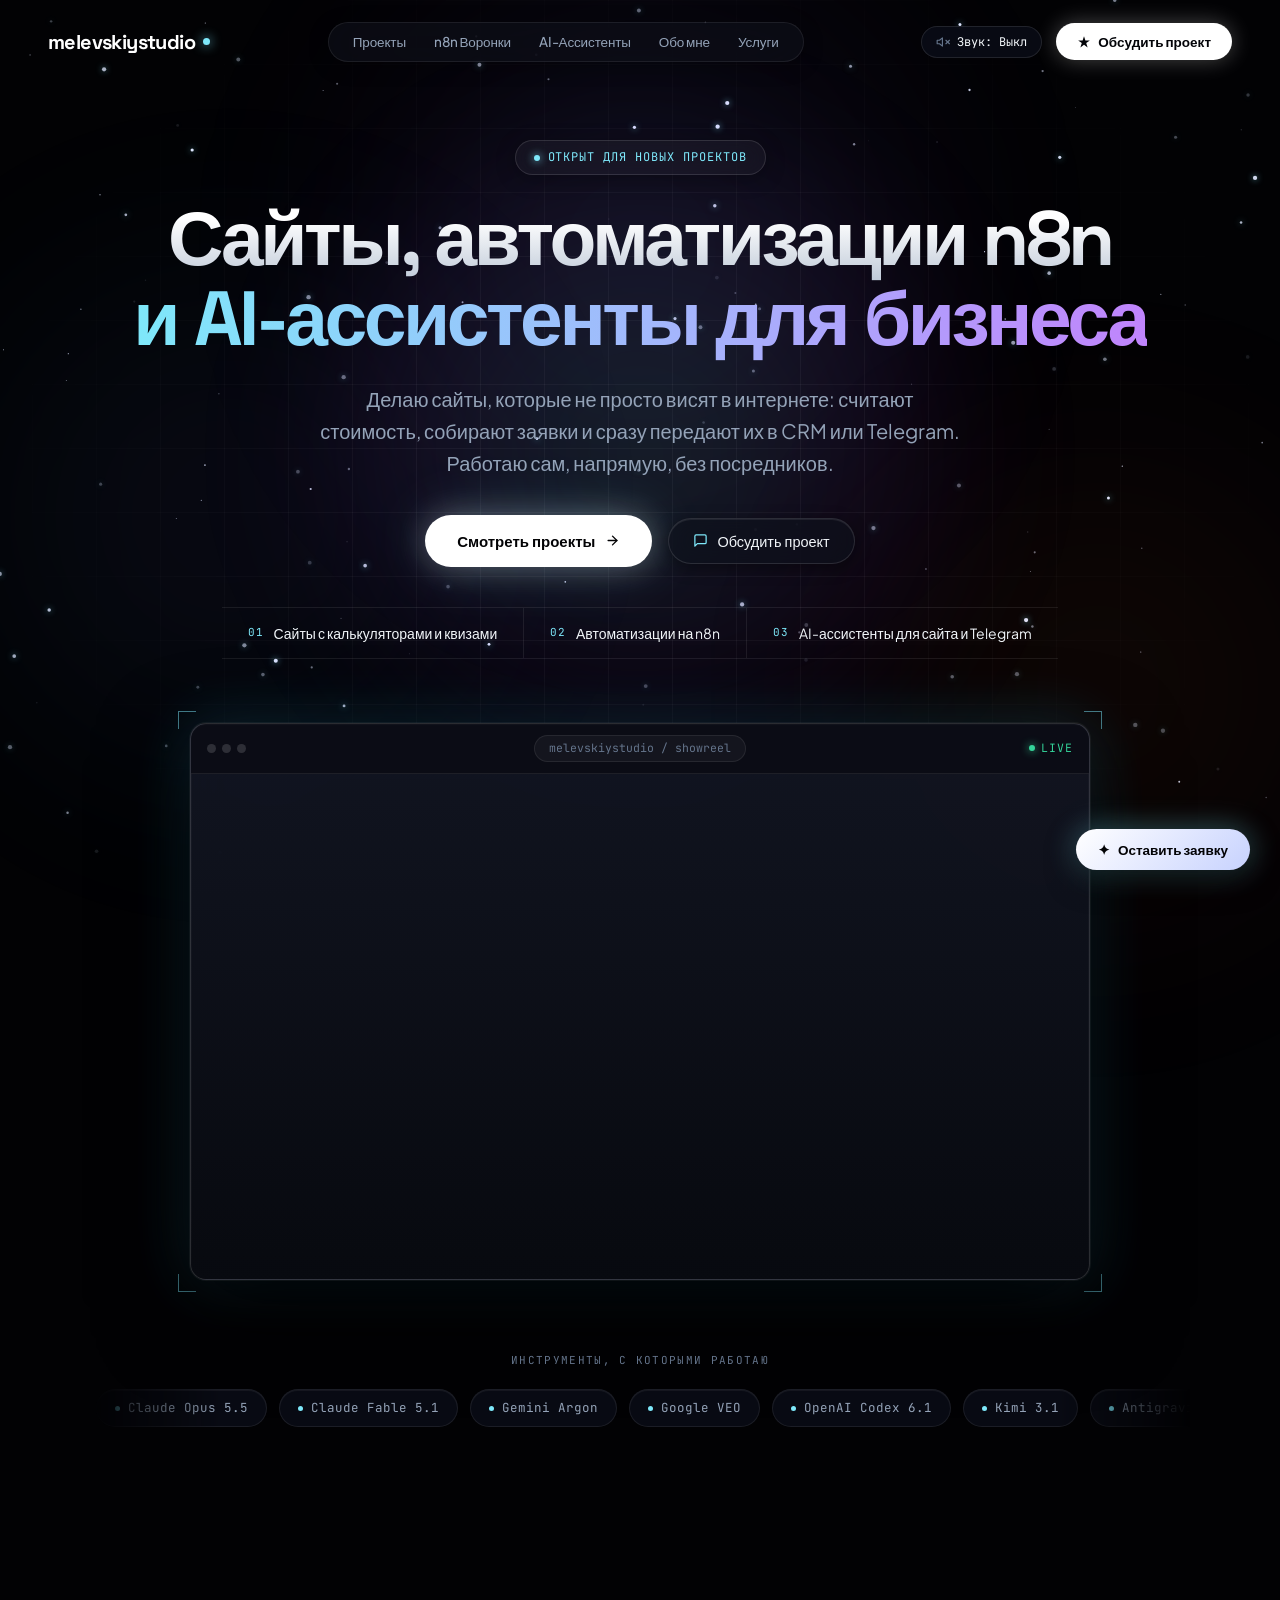
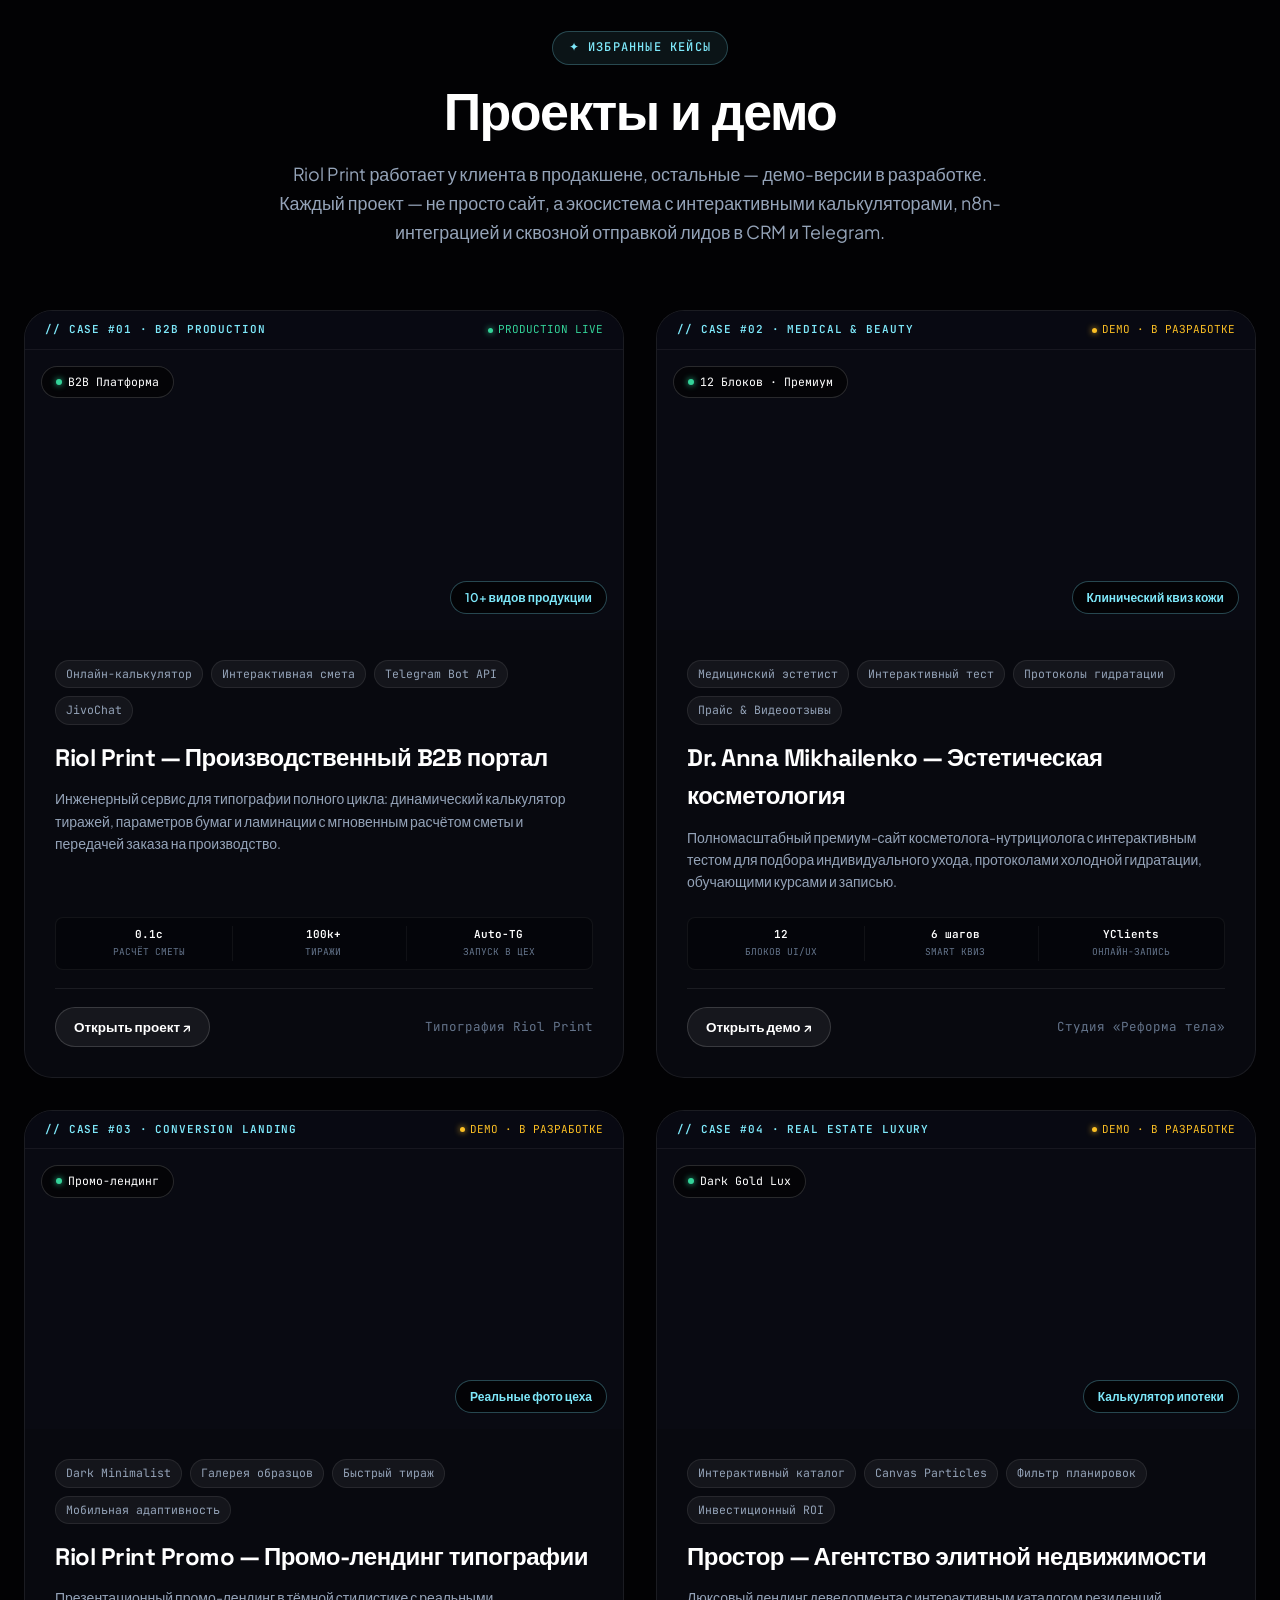
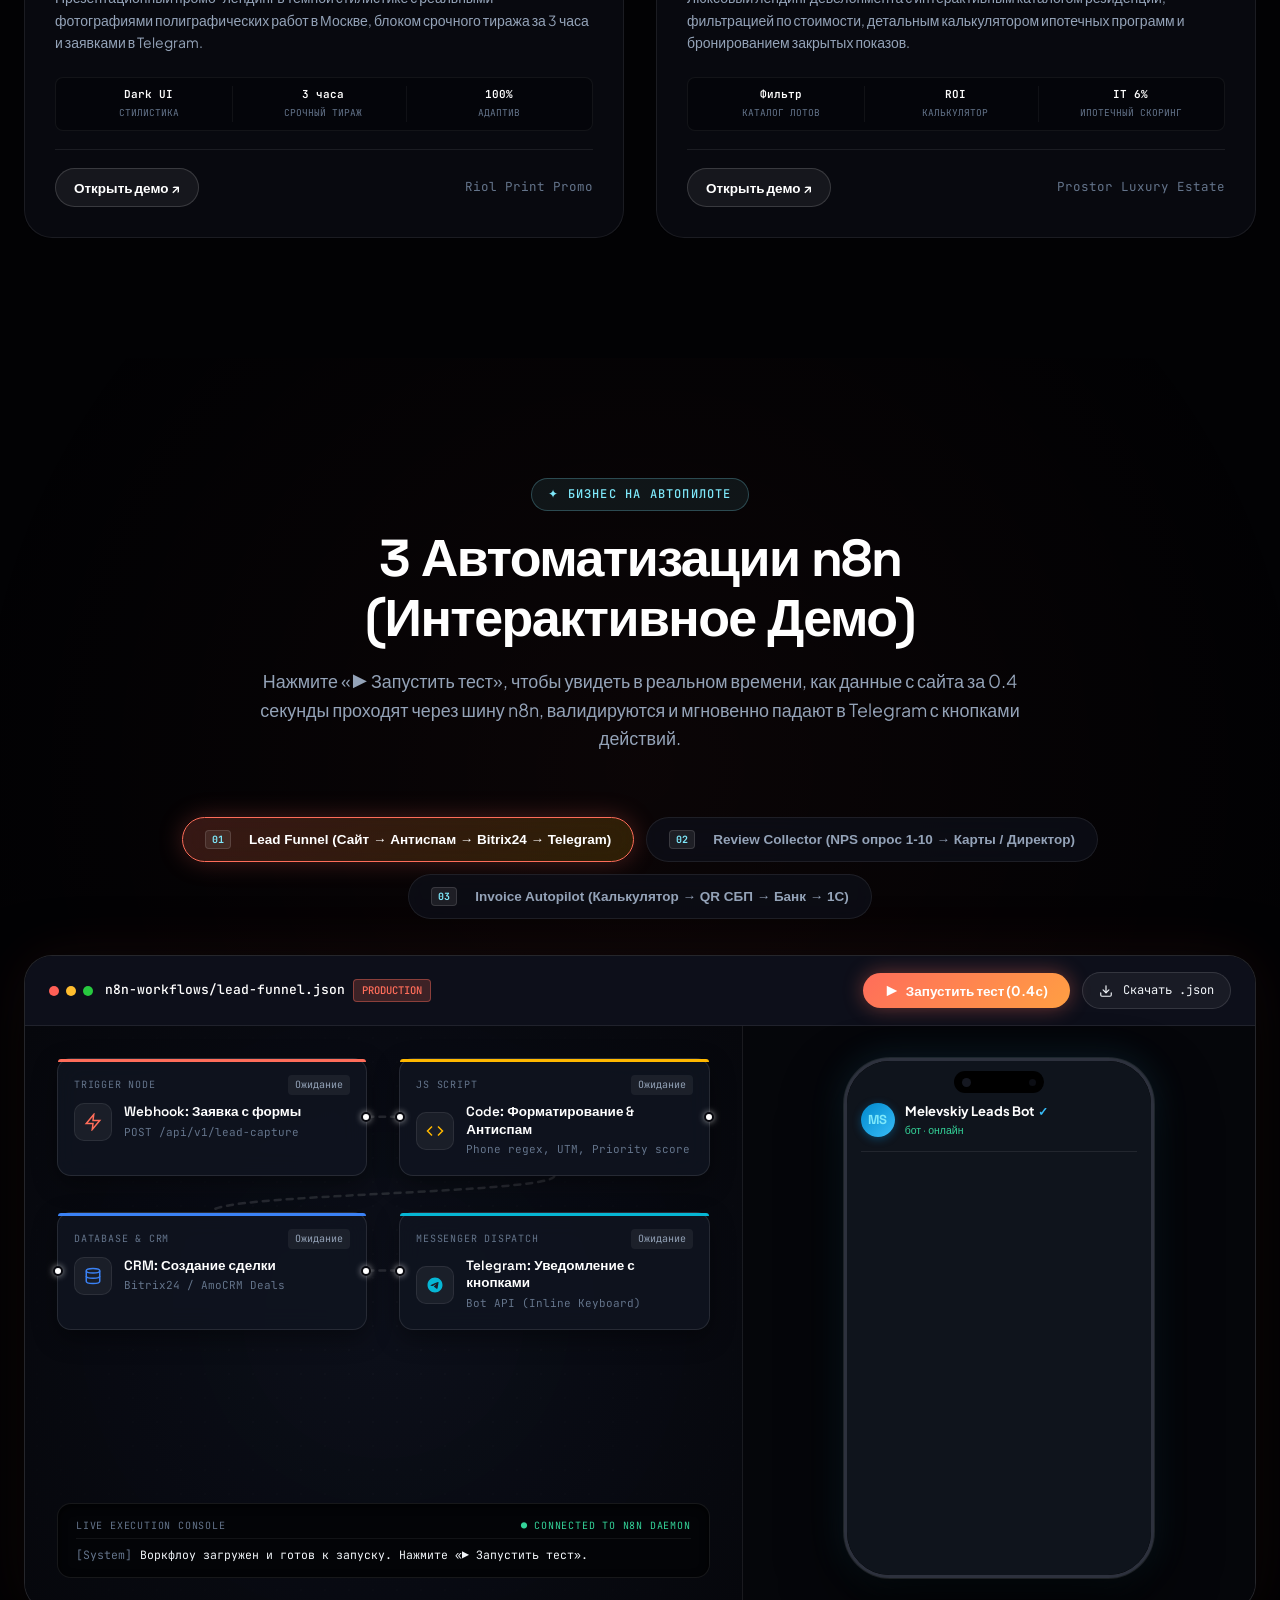
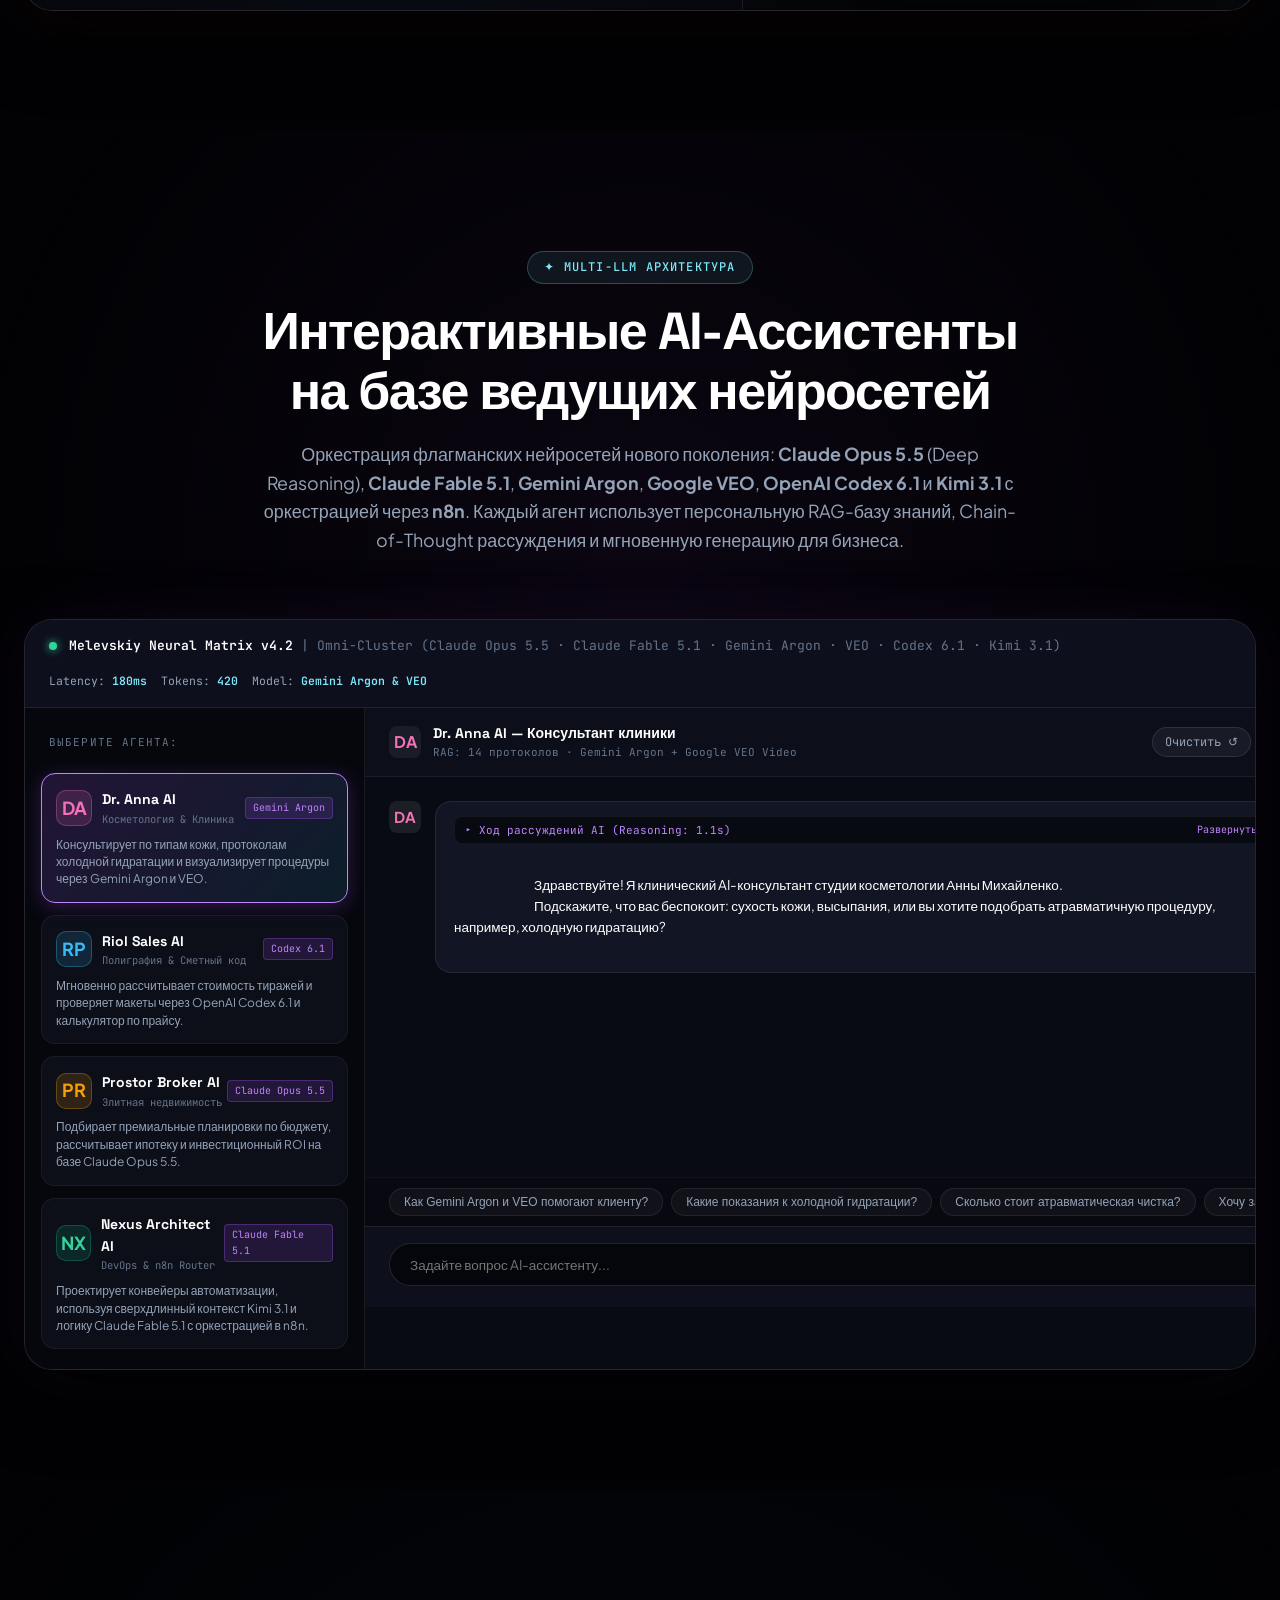
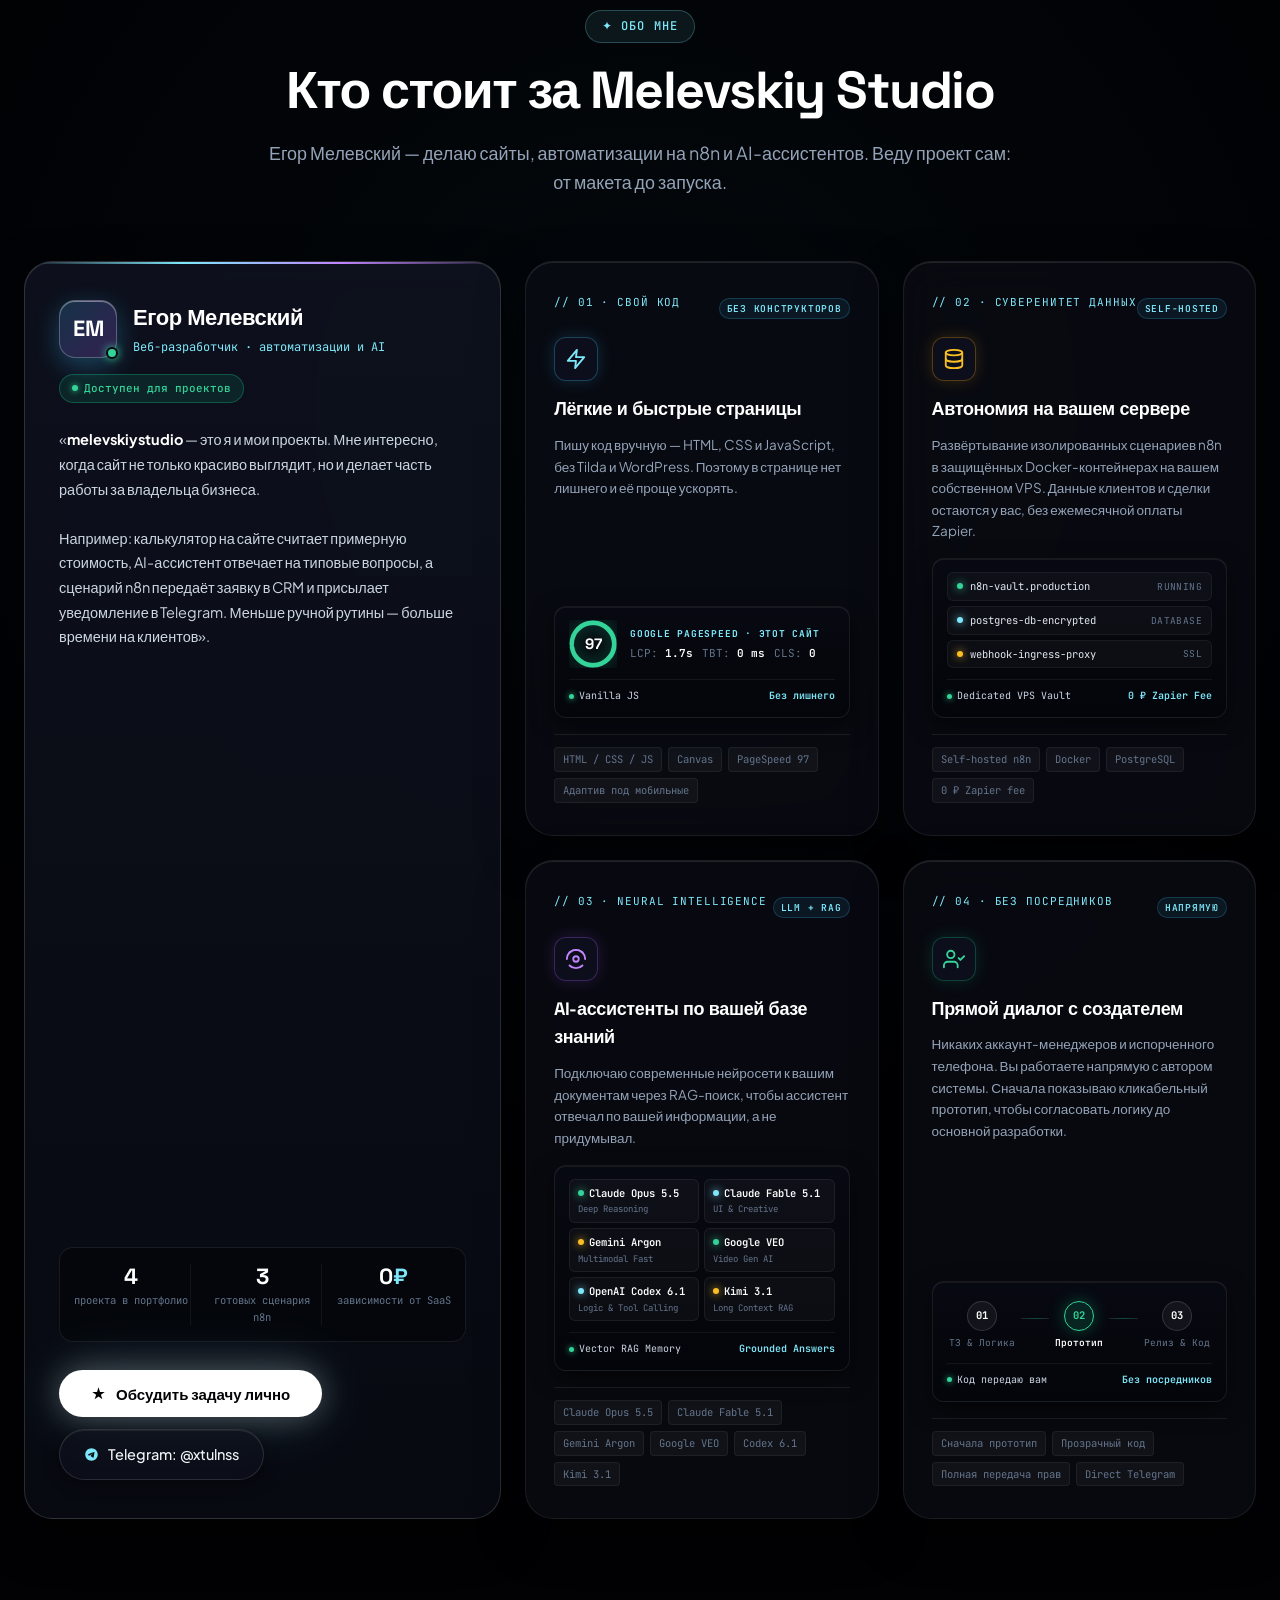
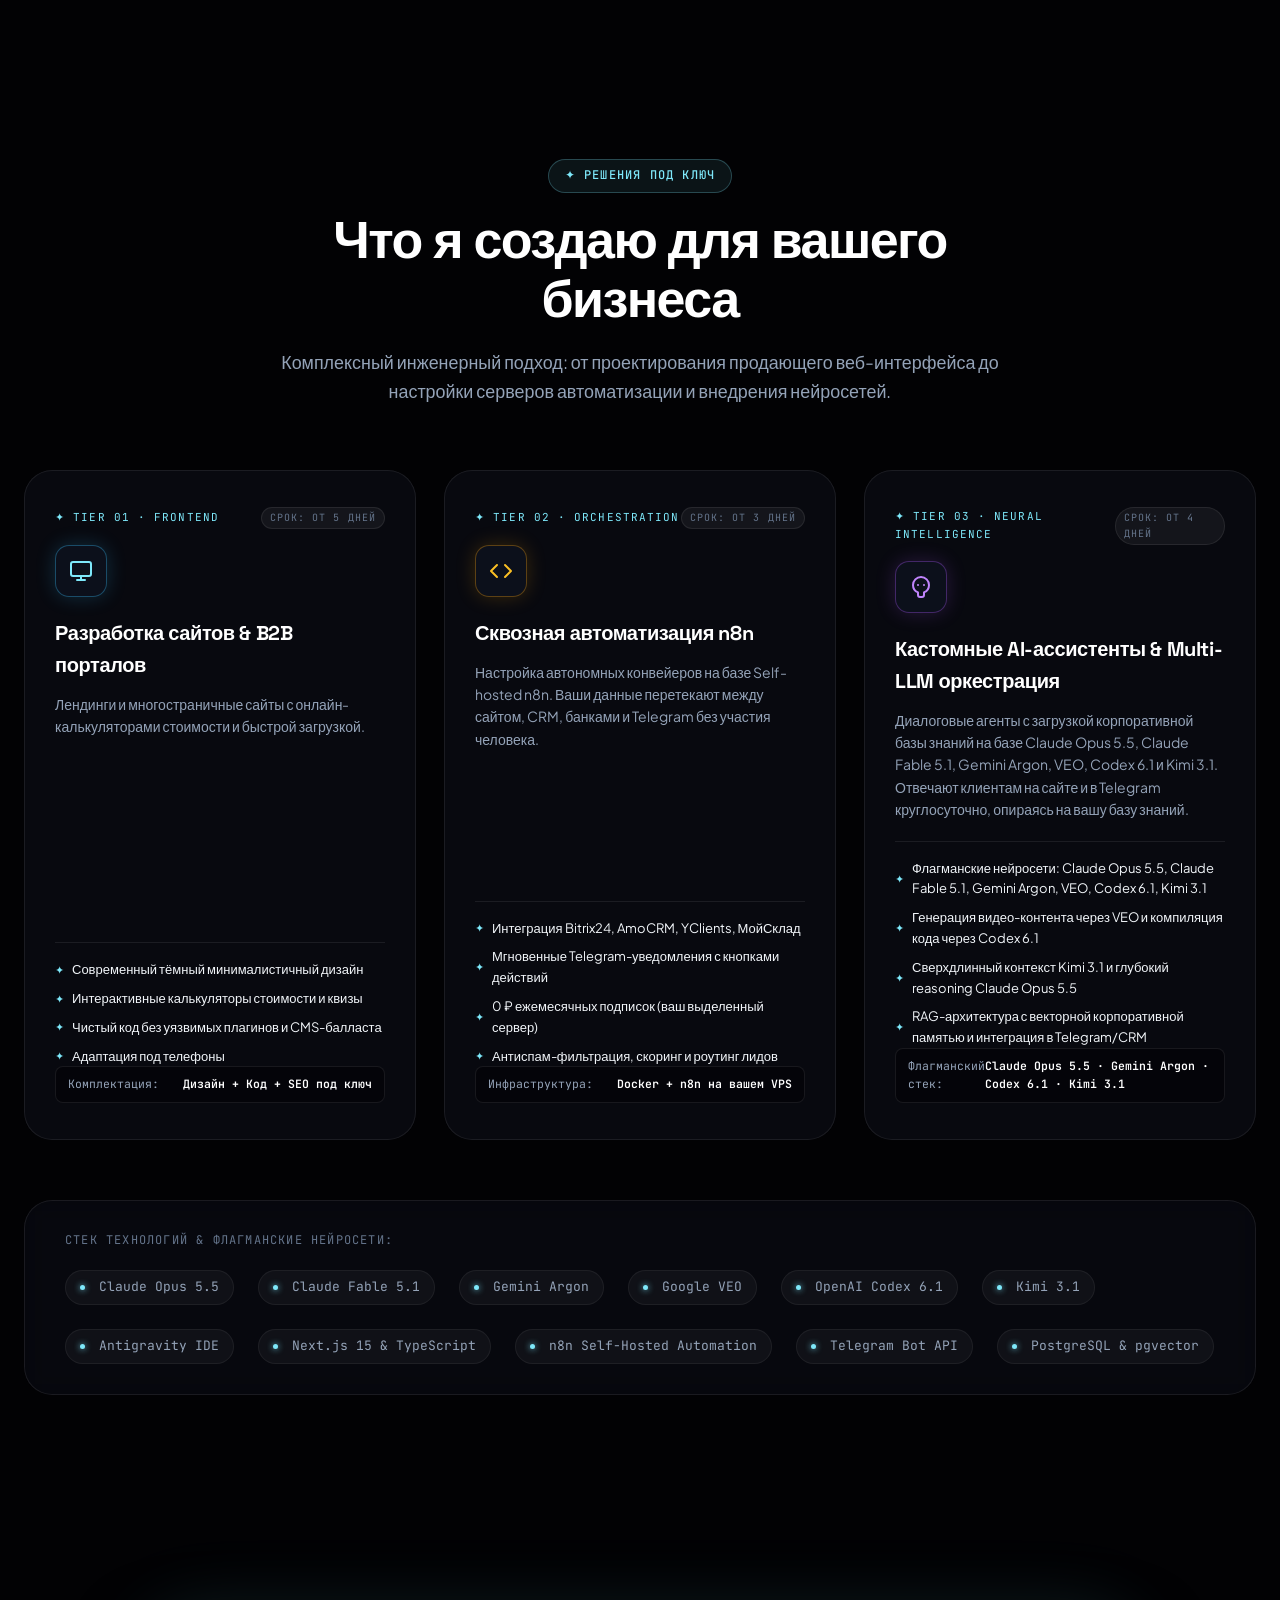
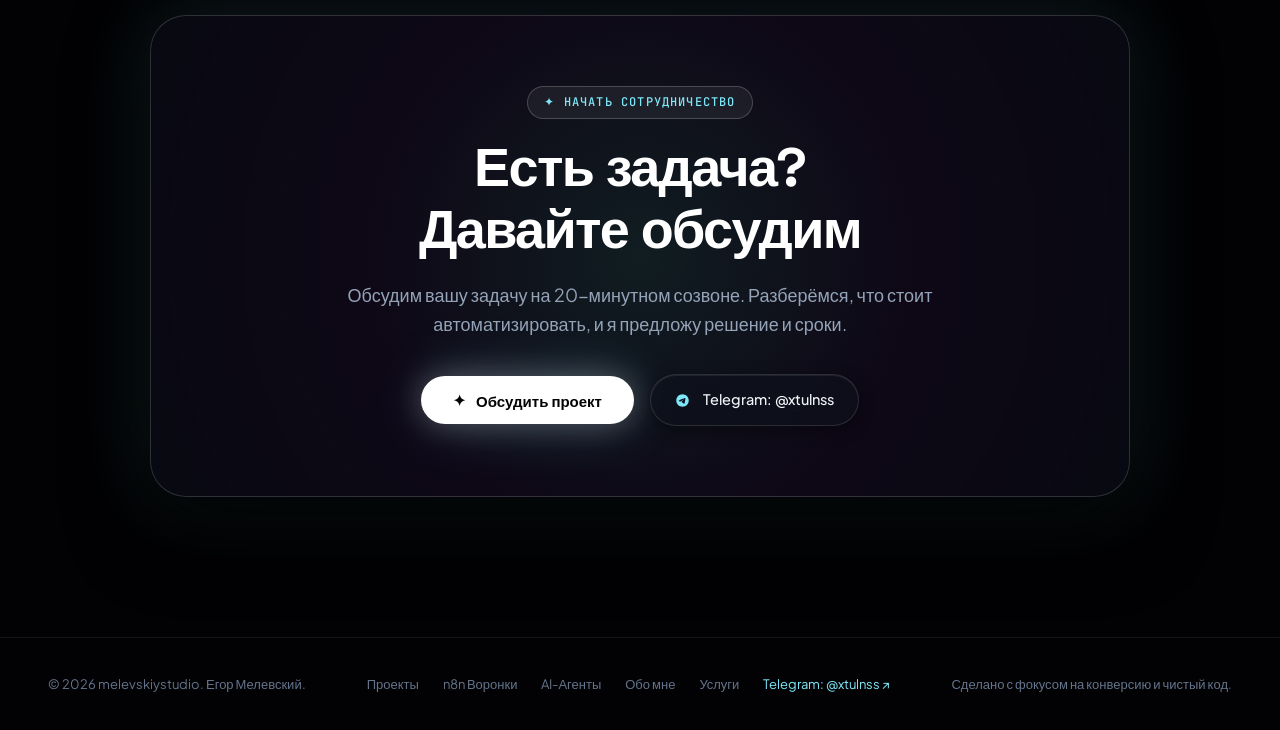
<file: index.html>
<!DOCTYPE html>
<html lang="ru">
<head>
    <meta charset="UTF-8">
    <meta name="viewport" content="width=device-width, initial-scale=1.0">
    <title>melevskiystudio — Инженерные сайты · Автоматизации n8n · Внедрение AI</title>
    <meta name="description" content="melevskiystudio — Сайты с калькуляторами, автоматизации на n8n и AI-ассистенты для малого бизнеса. Делает Егор Мелевский.">
    <meta property="og:type" content="website">
    <meta property="og:locale" content="ru_RU">
    <meta property="og:site_name" content="melevskiystudio">
    <meta property="og:title" content="melevskiystudio — Инженерные сайты · Автоматизации n8n · Внедрение AI">
    <meta property="og:description" content="Сайты с калькуляторами, сквозные n8n-автоматизации и AI-ассистенты для бизнеса. Решения под ключ от Егора Мелевского.">
    <meta name="twitter:card" content="summary">
    <meta name="theme-color" content="#020204">
    <link rel="icon" href="data:image/svg+xml,%3Csvg xmlns='http://www.w3.org/2000/svg' viewBox='0 0 32 32'%3E%3Crect width='32' height='32' rx='8' fill='%23020204'/%3E%3Ctext x='16' y='22' text-anchor='middle' font-family='Arial,sans-serif' font-weight='700' font-size='17' fill='%23ffffff'%3Em%3C/text%3E%3Ccircle cx='25' cy='9' r='3' fill='%237ee8fa'/%3E%3C/svg%3E">
    <link rel="preconnect" href="https://fonts.googleapis.com">
    <link rel="preconnect" href="https://fonts.gstatic.com" crossorigin>
    <link href="https://fonts.googleapis.com/css2?family=Plus+Jakarta+Sans:wght@300;400;500;600;700;800&family=Space+Grotesk:wght@400;500;600;700&family=JetBrains+Mono:wght@400;500;600&display=swap" rel="stylesheet">

    <link rel="stylesheet" href="css/style.css">

    <!-- =====================================================
         SCRIPT IN HEAD: GLOBAL FUNCTIONS EXPOSED IMMEDIATELY
    ===================================================== -->
    <script src="js/main.js" defer></script>
</head>
<body>

    <canvas id="starfieldCanvas"></canvas>
    <div class="ambient-glow-orb orb-1"></div>
    <div class="ambient-glow-orb orb-2"></div>
    <div class="ambient-glow-orb orb-3"></div>

    <div class="toast-banner" id="toastNotification">
        <span id="toastIcon">✦</span>
        <span id="toastMessage">Уведомление</span>
    </div>

    <div class="app-wrapper">

        <!-- HEADER -->
        <header class="nav-header" id="navbar">
            <div class="nav-left">
                <a href="#" class="brand-logo">
                    melevskiystudio<span class="dot"></span>
                </a>
            </div>

            <nav class="nav-center">
                <a href="#projects" class="nav-link">Проекты</a>
                <a href="#automations" class="nav-link">n8n Воронки</a>
                <a href="#ai-assistants" class="nav-link">AI-Ассистенты</a>
                <a href="#about" class="nav-link">Обо мне</a>
                <a href="#services" class="nav-link">Услуги</a>
            </nav>

            <div class="nav-right">
                <button class="sound-toggle-btn muted" id="soundToggleBtn" onclick="toggleAudioFeedback()" aria-label="Звук интерфейса">
                    <span id="soundIcon" class="sound-icon-box"><svg width="14" height="14" viewBox="0 0 24 24" fill="none" stroke="currentColor" stroke-width="2" stroke-linecap="round" stroke-linejoin="round"><polygon points="11 5 6 9 2 9 2 15 6 15 11 19 11 5"></polygon><line x1="23" y1="9" x2="17" y2="15"></line><line x1="17" y1="9" x2="23" y2="15"></line></svg></span> <span class="sound-label">Звук: <span id="soundStateText">Выкл</span></span>
                </button>
                <button class="btn-header-cta" onclick="openContactModal()">
                    <svg width="14" height="14" viewBox="0 0 24 24" fill="currentColor">
                        <path d="M12 2l2.4 7.4h7.6l-6.2 4.5 2.4 7.4-6.2-4.5-6.2 4.5 2.4-7.4-6.2-4.5h7.6z"/>
                    </svg>
                    <span>Обсудить проект</span>
                </button>
                <button class="nav-burger" id="navBurger" aria-label="Меню" aria-expanded="false" onclick="toggleMobileNav()">
                    <span></span><span></span><span></span>
                </button>
            </div>
        </header>

        <!-- HERO -->
        <section class="hero-section">
            <div class="hero-grid-bg" aria-hidden="true"></div>
            <div class="hero-radial-glow"></div>

            <div class="hero-badge-pill">
                <span class="pulse-dot"></span> Открыт для новых проектов
            </div>

            <h1 class="hero-headline">
                <span class="gradient-text">Сайты, автоматизации n8n</span><br>
                <span class="neon-subtext">и AI-ассистенты для бизнеса</span>
            </h1>

            <p class="hero-subdesc">
                Делаю сайты, которые не просто висят в интернете: считают стоимость, собирают заявки и сразу передают их в CRM или Telegram. Работаю сам, напрямую, без посредников.
            </p>

            <div class="hero-actions-row">
                <a href="#projects" class="btn-luminous-primary" onclick="playUiSound('click')">
                    <span>Смотреть проекты</span>
                    <svg width="15" height="15" viewBox="0 0 24 24" fill="none" stroke="currentColor" stroke-width="2.2" stroke-linecap="round" stroke-linejoin="round"><line x1="5" y1="12" x2="19" y2="12"></line><polyline points="12 5 19 12 12 19"></polyline></svg>
                </a>
                <button type="button" class="btn-glass-secondary" onclick="openContactModal()">
                    <svg width="15" height="15" viewBox="0 0 24 24" fill="none" stroke="currentColor" stroke-width="2" stroke-linecap="round" stroke-linejoin="round"><path d="M21 15a2 2 0 0 1-2 2H7l-4 4V5a2 2 0 0 1 2-2h14a2 2 0 0 1 2 2z"></path></svg>
                    <span>Обсудить проект</span>
                </button>
            </div>

            <ul class="hero-spec-row">
                <li><span class="spec-idx">01</span> Сайты с калькуляторами и квизами</li>
                <li><span class="spec-idx">02</span> Автоматизации на n8n</li>
                <li><span class="spec-idx">03</span> AI-ассистенты для сайта и Telegram</li>
            </ul>

            <div class="hero-video-showcase">
                <span class="hud-corner tl" aria-hidden="true"></span>
                <span class="hud-corner tr" aria-hidden="true"></span>
                <span class="hud-corner bl" aria-hidden="true"></span>
                <span class="hud-corner br" aria-hidden="true"></span>
                <div class="hero-video-frame">
                    <div class="hero-window-bar">
                        <span class="win-dots" aria-hidden="true"><i></i><i></i><i></i></span>
                        <span class="win-url">melevskiystudio / showreel</span>
                        <span class="win-status"><span class="pulse-dot"></span> live</span>
                    </div>
                    <video class="hero-center-video" autoplay loop muted playsinline preload="metadata">
                        <source src="assets/hero-video.mp4" type="video/mp4">
                    </video>
                    <div class="hero-video-bottom-fade"></div>
                </div>
            </div>

            <div class="ecosystem-strip-wrap">
                <div class="ecosystem-strip-title">Инструменты, с которыми работаю</div>
                <div class="ecosystem-marquee">
                    <div class="ecosystem-track">
                    <div class="ecosystem-pills-row">
                        <div class="ecosystem-pill"><span class="pill-dot"></span> Claude Opus 5.5</div>
                        <div class="ecosystem-pill"><span class="pill-dot"></span> Claude Fable 5.1</div>
                        <div class="ecosystem-pill"><span class="pill-dot"></span> Gemini Argon</div>
                        <div class="ecosystem-pill"><span class="pill-dot"></span> Google VEO</div>
                        <div class="ecosystem-pill"><span class="pill-dot"></span> OpenAI Codex 6.1</div>
                        <div class="ecosystem-pill"><span class="pill-dot"></span> Kimi 3.1</div>
                        <div class="ecosystem-pill"><span class="pill-dot"></span> Antigravity IDE</div>
                        <div class="ecosystem-pill"><span class="pill-dot"></span> n8n Self-Hosted</div>
                        <div class="ecosystem-pill"><span class="pill-dot"></span> Telegram Bot API</div>
                        <div class="ecosystem-pill"><span class="pill-dot"></span> Docker</div>
                        <div class="ecosystem-pill"><span class="pill-dot"></span> PostgreSQL</div>
                        <div class="ecosystem-pill"><span class="pill-dot"></span> HTML / CSS / JS</div>
                    </div>
                    <div class="ecosystem-pills-row" aria-hidden="true">
                        <div class="ecosystem-pill"><span class="pill-dot"></span> Claude Opus 5.5</div>
                        <div class="ecosystem-pill"><span class="pill-dot"></span> Claude Fable 5.1</div>
                        <div class="ecosystem-pill"><span class="pill-dot"></span> Gemini Argon</div>
                        <div class="ecosystem-pill"><span class="pill-dot"></span> Google VEO</div>
                        <div class="ecosystem-pill"><span class="pill-dot"></span> OpenAI Codex 6.1</div>
                        <div class="ecosystem-pill"><span class="pill-dot"></span> Kimi 3.1</div>
                        <div class="ecosystem-pill"><span class="pill-dot"></span> Antigravity IDE</div>
                        <div class="ecosystem-pill"><span class="pill-dot"></span> n8n Self-Hosted</div>
                        <div class="ecosystem-pill"><span class="pill-dot"></span> Telegram Bot API</div>
                        <div class="ecosystem-pill"><span class="pill-dot"></span> Docker</div>
                        <div class="ecosystem-pill"><span class="pill-dot"></span> PostgreSQL</div>
                        <div class="ecosystem-pill"><span class="pill-dot"></span> HTML / CSS / JS</div>
                    </div>
                    </div>
                </div>
            </div>

        </section>

        <!-- PROJECTS -->
        <section class="section-container" id="projects">
            <div class="section-header">
                <div class="section-tag"><span>✦</span> Избранные кейсы</div>
                <h2 class="section-title">Проекты и демо</h2>
                <p class="section-subtitle">
                    Riol Print работает у клиента в продакшене, остальные — демо-версии в разработке. Каждый проект — не просто сайт, а экосистема с интерактивными калькуляторами, n8n-интеграцией и сквозной отправкой лидов в CRM и Telegram.
                </p>
            </div>

            <div class="projects-grid">
                
                <!-- Кейс 1: Riol Print B2B Portal -->
                <div class="project-card">
                    <div class="project-card-topmeta">
                        <span class="case-id">// CASE #01 · B2B PRODUCTION</span>
                        <span class="status-live"><span class="dot"></span> PRODUCTION LIVE</span>
                    </div>
                    <div class="project-image-box">
                        <video class="project-video" loop muted playsinline preload="none">
                            <source src="assets/preview-riol-b2b.mp4" type="video/mp4">
                        </video>
                        <div class="project-badge-overlay">
                            <span class="dot"></span> B2B Платформа
                        </div>
                        <div class="project-metric-pill">10+ видов продукции</div>
                    </div>
                    <div class="project-content">
                        <div class="project-tags-row">
                            <span class="project-tag">Онлайн-калькулятор</span>
                            <span class="project-tag">Интерактивная смета</span>
                            <span class="project-tag">Telegram Bot API</span>
                            <span class="project-tag">JivoChat</span>
                        </div>
                        <h3 class="project-title">Riol Print — Производственный B2B портал</h3>
                        <p class="project-desc">
                            Инженерный сервис для типографии полного цикла: динамический калькулятор тиражей, параметров бумаг и ламинации с мгновенным расчётом сметы и передачей заказа на производство.
                        </p>
                        <div class="project-metrics-strip">
                            <div class="p-metric-item">
                                <span class="p-metric-val">0.1с</span>
                                <span class="p-metric-lbl">Расчёт сметы</span>
                            </div>
                            <div class="p-metric-item">
                                <span class="p-metric-val">100k+</span>
                                <span class="p-metric-lbl">Тиражи</span>
                            </div>
                            <div class="p-metric-item">
                                <span class="p-metric-val">Auto-TG</span>
                                <span class="p-metric-lbl">Запуск в цех</span>
                            </div>
                        </div>
                        <div class="project-footer-row">
                            <a href="./riolprint/ppp.html" target="_blank" class="btn-project-live" onclick="playUiSound('click')">
                                Открыть проект ↗
                            </a>
                            <span class="project-client-name">Типография Riol Print</span>
                        </div>
                    </div>
                </div>

                <!-- Кейс 2: Dr. Anna Mikhailenko -->
                <div class="project-card">
                    <div class="project-card-topmeta">
                        <span class="case-id">// CASE #02 · MEDICAL & BEAUTY</span>
                        <span class="status-live status-demo"><span class="dot"></span> DEMO · В РАЗРАБОТКЕ</span>
                    </div>
                    <div class="project-image-box">
                        <video class="project-video" loop muted playsinline preload="none">
                            <source src="assets/preview-cosmetic.mp4" type="video/mp4">
                        </video>
                        <div class="project-badge-overlay">
                            <span class="dot"></span> 12 Блоков · Премиум
                        </div>
                        <div class="project-metric-pill">Клинический квиз кожи</div>
                    </div>
                    <div class="project-content">
                        <div class="project-tags-row">
                            <span class="project-tag">Медицинский эстетист</span>
                            <span class="project-tag">Интерактивный тест</span>
                            <span class="project-tag">Протоколы гидратации</span>
                            <span class="project-tag">Прайс & Видеоотзывы</span>
                        </div>
                        <h3 class="project-title">Dr. Anna Mikhailenko — Эстетическая косметология</h3>
                        <p class="project-desc">
                            Полномасштабный премиум-сайт косметолога-нутрициолога с интерактивным тестом для подбора индивидуального ухода, протоколами холодной гидратации, обучающими курсами и записью.
                        </p>
                        <div class="project-metrics-strip">
                            <div class="p-metric-item">
                                <span class="p-metric-val">12</span>
                                <span class="p-metric-lbl">Блоков UI/UX</span>
                            </div>
                            <div class="p-metric-item">
                                <span class="p-metric-val">6 шагов</span>
                                <span class="p-metric-lbl">Smart Квиз</span>
                            </div>
                            <div class="p-metric-item">
                                <span class="p-metric-val">YClients</span>
                                <span class="p-metric-lbl">Онлайн-запись</span>
                            </div>
                        </div>
                        <div class="project-footer-row">
                            <a href="./riolprint/Cosmetic.html" target="_blank" class="btn-project-live" onclick="playUiSound('click')">
                                Открыть демо ↗
                            </a>
                            <span class="project-client-name">Студия «Реформа тела»</span>
                        </div>
                    </div>
                </div>

                <!-- Кейс 3: Riol Print Promo Landing -->
                <div class="project-card">
                    <div class="project-card-topmeta">
                        <span class="case-id">// CASE #03 · CONVERSION LANDING</span>
                        <span class="status-live status-demo"><span class="dot"></span> DEMO · В РАЗРАБОТКЕ</span>
                    </div>
                    <div class="project-image-box">
                        <video class="project-video" loop muted playsinline preload="none">
                            <source src="assets/preview-landing.mp4" type="video/mp4">
                        </video>
                        <div class="project-badge-overlay">
                            <span class="dot"></span> Промо-лендинг
                        </div>
                        <div class="project-metric-pill">Реальные фото цеха</div>
                    </div>
                    <div class="project-content">
                        <div class="project-tags-row">
                            <span class="project-tag">Dark Minimalist</span>
                            <span class="project-tag">Галерея образцов</span>
                            <span class="project-tag">Быстрый тираж</span>
                            <span class="project-tag">Мобильная адаптивность</span>
                        </div>
                        <h3 class="project-title">Riol Print Promo — Промо-лендинг типографии</h3>
                        <p class="project-desc">
                            Презентационный промо-лендинг в тёмной стилистике с реальными фотографиями полиграфических работ в Москве, блоком срочного тиража за 3 часа и заявками в Telegram.
                        </p>
                        <div class="project-metrics-strip">
                            <div class="p-metric-item">
                                <span class="p-metric-val">Dark UI</span>
                                <span class="p-metric-lbl">Стилистика</span>
                            </div>
                            <div class="p-metric-item">
                                <span class="p-metric-val">3 часа</span>
                                <span class="p-metric-lbl">Срочный тираж</span>
                            </div>
                            <div class="p-metric-item">
                                <span class="p-metric-val">100%</span>
                                <span class="p-metric-lbl">Адаптив</span>
                            </div>
                        </div>
                        <div class="project-footer-row">
                            <a href="./riolprint/riolprint_landing.html" target="_blank" class="btn-project-live" onclick="playUiSound('click')">
                                Открыть демо ↗
                            </a>
                            <span class="project-client-name">Riol Print Promo</span>
                        </div>
                    </div>
                </div>

                <!-- Кейс 4: Prostor Real Estate -->
                <div class="project-card">
                    <div class="project-card-topmeta">
                        <span class="case-id">// CASE #04 · REAL ESTATE LUXURY</span>
                        <span class="status-live status-demo"><span class="dot"></span> DEMO · В РАЗРАБОТКЕ</span>
                    </div>
                    <div class="project-image-box">
                        <video class="project-video" loop muted playsinline preload="none">
                            <source src="assets/preview-realestate.mp4" type="video/mp4">
                        </video>
                        <div class="project-badge-overlay">
                            <span class="dot"></span> Dark Gold Lux
                        </div>
                        <div class="project-metric-pill">Калькулятор ипотеки</div>
                    </div>
                    <div class="project-content">
                        <div class="project-tags-row">
                            <span class="project-tag">Интерактивный каталог</span>
                            <span class="project-tag">Canvas Particles</span>
                            <span class="project-tag">Фильтр планировок</span>
                            <span class="project-tag">Инвестиционный ROI</span>
                        </div>
                        <h3 class="project-title">Простор — Агентство элитной недвижимости</h3>
                        <p class="project-desc">
                            Люксовый лендинг девелопмента с интерактивным каталогом резиденций, фильтрацией по стоимости, детальным калькулятором ипотечных программ и бронированием закрытых показов.
                        </p>
                        <div class="project-metrics-strip">
                            <div class="p-metric-item">
                                <span class="p-metric-val">Фильтр</span>
                                <span class="p-metric-lbl">Каталог лотов</span>
                            </div>
                            <div class="p-metric-item">
                                <span class="p-metric-val">ROI</span>
                                <span class="p-metric-lbl">Калькулятор</span>
                            </div>
                            <div class="p-metric-item">
                                <span class="p-metric-val">IT 6%</span>
                                <span class="p-metric-lbl">Ипотечный скоринг</span>
                            </div>
                        </div>
                        <div class="project-footer-row">
                            <a href="./riolprint/realestate_landing.html" target="_blank" class="btn-project-live" onclick="playUiSound('click')">
                                Открыть демо ↗
                            </a>
                            <span class="project-client-name">Prostor Luxury Estate</span>
                        </div>
                    </div>
                </div>

            </div>
        </section>

        <!-- N8N AUTOMATION SIMULATOR -->
        <section class="section-container automation-section" id="automations">
            <div class="section-header">
                <div class="section-tag"><span>✦</span> Бизнес на автопилоте</div>
                <h2 class="section-title">3 Автоматизации n8n (Интерактивное Демо)</h2>
                <p class="section-subtitle">
                    Нажмите «▶ Запустить тест», чтобы увидеть в реальном времени, как данные с сайта за 0.4 секунды проходят через шину n8n, валидируются и мгновенно падают в Telegram с кнопками действий.
                </p>
            </div>

            <!-- Вкладки 3 воркфлоу -->
            <div class="workflow-switcher-tabs">
                <button class="workflow-tab-btn active" onclick="switchN8nWorkflow(0, this)">
                    <span class="tab-badge">01</span> Lead Funnel (Сайт → Антиспам → Bitrix24 → Telegram)
                </button>
                <button class="workflow-tab-btn" onclick="switchN8nWorkflow(1, this)">
                    <span class="tab-badge">02</span> Review Collector (NPS опрос 1-10 → Карты / Директор)
                </button>
                <button class="workflow-tab-btn" onclick="switchN8nWorkflow(2, this)">
                    <span class="tab-badge">03</span> Invoice Autopilot (Калькулятор → QR СБП → Банк → 1С)
                </button>
            </div>

            <!-- Студийный пульт n8n -->
            <div class="n8n-studio-frame">
                <div class="n8n-frame-topbar">
                    <div class="n8n-brand-badge">
                        <div class="mac-dots">
                            <span class="mac-dot red"></span>
                            <span class="mac-dot yellow"></span>
                            <span class="mac-dot green"></span>
                        </div>
                        <div class="n8n-file-title" id="n8nFilename">
                            n8n-workflows/lead-funnel.json <span class="pill">PRODUCTION</span>
                        </div>
                    </div>

                    <div class="n8n-actions-bar">
                        <button class="btn-sim-run" id="btnRunSim" onclick="runN8nSimulation()">
                            <span id="simPlayIco">▶</span> Запустить тест (0.4с)
                        </button>
                        <a href="n8n-workflows/lead-funnel.json" download id="n8nDownloadLink" class="btn-sim-download" onclick="playUiSound('click')">
                            <svg width="14" height="14" viewBox="0 0 24 24" fill="none" stroke="currentColor" stroke-width="2" stroke-linecap="round" stroke-linejoin="round" style="display:inline-block; vertical-align:middle; margin-right:4px;"><path d="M21 15v4a2 2 0 0 1-2 2H5a2 2 0 0 1-2-2v-4"></path><polyline points="7 10 12 15 17 10"></polyline><line x1="12" y1="15" x2="12" y2="3"></line></svg>Скачать .json
                        </a>
                    </div>
                </div>

                <div class="n8n-studio-body">
                    
                    <!-- Визуальный холст нод n8n -->
                    <div class="n8n-visual-canvas" id="n8nCanvas">
                        
                        <svg class="cables-svg-layer" id="cablesSvg">
                            <path id="cable1" class="flow-cable-path" stroke-dasharray="6 6" />
                            <path id="cable2" class="flow-cable-path" stroke-dasharray="6 6" />
                            <path id="cable3" class="flow-cable-path" stroke-dasharray="6 6" />
                        </svg>

                        <div class="nodes-flow-grid">
                            
                            <!-- Node 1: Webhook -->
                            <div class="n8n-node-card" id="simNode1" style="--node-color: #ff6d5a;">
                                <div class="node-header-row">
                                    <span class="node-type-label">TRIGGER NODE</span>
                                    <span class="node-status-pill" id="simNode1Status">Ожидание</span>
                                </div>
                                <div class="node-body-content">
                                    <div class="node-icon-circle" id="simNode1Icon" style="color: #ff6d5a;"><svg width="18" height="18" viewBox="0 0 24 24" fill="none" stroke="currentColor" stroke-width="2"><polygon points="13 2 3 14 12 14 11 22 21 10 12 10 13 2"></polygon></svg></div>
                                    <div>
                                        <div class="node-name-text" id="simNode1Name">Webhook: Заявка с формы</div>
                                        <div class="node-subinfo-text" id="simNode1Sub">POST /api/v1/lead-capture</div>
                                    </div>
                                </div>
                                <div class="node-port output"></div>
                            </div>

                            <!-- Node 2: Code Transform -->
                            <div class="n8n-node-card" id="simNode2" style="--node-color: #ffb800;">
                                <div class="node-port input"></div>
                                <div class="node-header-row">
                                    <span class="node-type-label">JS SCRIPT</span>
                                    <span class="node-status-pill" id="simNode2Status">Ожидание</span>
                                </div>
                                <div class="node-body-content">
                                    <div class="node-icon-circle" id="simNode2Icon" style="color: #ffb800;"><svg width="18" height="18" viewBox="0 0 24 24" fill="none" stroke="currentColor" stroke-width="2"><polyline points="16 18 22 12 16 6"></polyline><polyline points="8 6 2 12 8 18"></polyline></svg></div>
                                    <div>
                                        <div class="node-name-text" id="simNode2Name">Code: Форматирование & Антиспам</div>
                                        <div class="node-subinfo-text" id="simNode2Sub">Phone regex, UTM, Priority score</div>
                                    </div>
                                </div>
                                <div class="node-port output"></div>
                            </div>

                            <!-- Node 3: CRM Database -->
                            <div class="n8n-node-card" id="simNode3" style="--node-color: #3b82f6;">
                                <div class="node-port input"></div>
                                <div class="node-header-row">
                                    <span class="node-type-label">DATABASE & CRM</span>
                                    <span class="node-status-pill" id="simNode3Status">Ожидание</span>
                                </div>
                                <div class="node-body-content">
                                    <div class="node-icon-circle" id="simNode3Icon" style="color: #3b82f6;"><svg width="18" height="18" viewBox="0 0 24 24" fill="none" stroke="currentColor" stroke-width="2"><ellipse cx="12" cy="5" rx="9" ry="3"></ellipse><path d="M21 12c0 1.66-4 3-9 3s-9-1.34-9-3"></path><path d="M3 5v14c0 1.66 4 3 9 3s9-1.34 9-3V5"></path></svg></div>
                                    <div>
                                        <div class="node-name-text" id="simNode3Name">CRM: Создание сделки</div>
                                        <div class="node-subinfo-text" id="simNode3Sub">Bitrix24 / AmoCRM Deals</div>
                                    </div>
                                </div>
                                <div class="node-port output"></div>
                            </div>

                            <!-- Node 4: Telegram Bot API -->
                            <div class="n8n-node-card" id="simNode4" style="--node-color: #06b6d4;">
                                <div class="node-port input"></div>
                                <div class="node-header-row">
                                    <span class="node-type-label">MESSENGER DISPATCH</span>
                                    <span class="node-status-pill" id="simNode4Status">Ожидание</span>
                                </div>
                                <div class="node-body-content">
                                    <div class="node-icon-circle" id="simNode4Icon" style="color: #06b6d4;"><svg width="18" height="18" viewBox="0 0 24 24" fill="currentColor"><path d="M12 2C6.48 2 2 6.48 2 12s4.48 10 10 10 10-4.48 10-10S17.52 2 12 2zm4.64 6.8c-.15 1.58-.8 5.42-1.13 7.19-.14.75-.42 1-.68 1.03-.58.05-1.02-.38-1.58-.75-.88-.58-1.38-.94-2.23-1.5-.99-.65-.35-1.01.22-1.59.15-.15 2.71-2.48 2.76-2.69a.2.2 0 00-.05-.18c-.06-.05-.14-.03-.21-.02-.09.02-1.49.95-4.22 2.79-.4.27-.76.41-1.08.4-.36-.01-1.04-.2-1.55-.37-.63-.2-1.12-.31-1.08-.66.02-.18.27-.36.75-.55 2.92-1.27 4.86-2.11 5.83-2.52 2.77-1.16 3.35-1.36 3.73-1.36.08 0 .27.02.39.12.1.08.13.19.14.27-.01.06.01.24 0 .38z"/></svg></div>
                                    <div>
                                        <div class="node-name-text" id="simNode4Name">Telegram: Уведомление с кнопками</div>
                                        <div class="node-subinfo-text" id="simNode4Sub">Bot API (Inline Keyboard)</div>
                                    </div>
                                </div>
                            </div>

                        </div>

                        <!-- Терминал телеметрии -->
                        <div class="n8n-telemetry-console">
                            <div class="telemetry-header">
                                <span>Live Execution Console</span>
                                <span style="color: var(--emerald-glow);">● Connected to n8n daemon</span>
                            </div>
                            <div class="telemetry-logs-list" id="telemetryLogs">
                                <div class="log-entry">
                                    <span class="log-time">[System]</span>
                                    <span class="log-msg">Воркфлоу загружен и готов к запуску. Нажмите «▶ Запустить тест».</span>
                                </div>
                            </div>
                        </div>

                    </div>

                    <!-- iPhone 16 Pro Telegram Mockup -->
                    <div class="n8n-device-stage">
                        <div class="iphone-frame">
                            <div class="dynamic-island" id="dynamicIsland">
                                <span class="island-camera"></span>
                                <span class="island-sensor"></span>
                            </div>

                            <div class="tg-screen-content">
                                <div class="tg-nav-bar">
                                    <div class="tg-avatar"><span class="tg-avatar-text">MS</span></div>
                                    <div class="tg-chat-info">
                                        <div class="tg-chat-name" id="tgChatHeaderName">
                                            Melevskiy Leads Bot <span class="verified">✓</span>
                                        </div>
                                        <div class="tg-chat-status">бот · онлайн</div>
                                    </div>
                                </div>

                                <div class="tg-messages-stream">
                                    <div class="tg-bubble-card" id="tgMessageCard">
                                        <div class="tg-bubble-title">
                                            <span id="tgCardHeader">✦ НОВАЯ ЗАЯВКА С САЙТА</span>
                                            <span class="tg-bubble-time" id="tgCardTime">14:20</span>
                                        </div>
                                        <div class="tg-bubble-text" id="tgCardBody">
                                            <b>Клиент:</b> Екатерина Михайлова<br>
                                            <b>Телефон:</b> +7 (926) 840-12-99<br>
                                            <b>Услуга:</b> Холодная гидратация<br>
                                            <b>Бюджет:</b> 4 500 ₽<br>
                                            <b>Отклик шины:</b> 0.38с
                                        </div>
                                        <div class="tg-inline-buttons-grid" id="tgButtonsContainer">
                                            <button class="tg-inline-btn" onclick="handleTgAction('accept', this)">Взять в работу ✓</button>
                                            <button class="tg-inline-btn" onclick="handleTgAction('call', this)">Набрать клиенту →</button>
                                            <button class="tg-inline-btn full-width" onclick="handleTgAction('crm', this)">Открыть в CRM (#LEAD-8841) ↗</button>
                                        </div>
                                    </div>
                                </div>
                            </div>
                        </div>
                    </div>

                </div>
            </div>
        </section>

        <!-- AI ASSISTANTS SECTION -->
        <section class="section-container ai-assistants-section" id="ai-assistants">
            <div class="section-header">
                <div class="section-tag"><span>✦</span> Multi-LLM Архитектура</div>
                <h2 class="section-title">Интерактивные AI-Ассистенты на базе ведущих нейросетей</h2>
                <p class="section-subtitle">
                    Оркестрация флагманских нейросетей нового поколения: <b>Claude Opus 5.5</b> (Deep Reasoning), <b>Claude Fable 5.1</b>, <b>Gemini Argon</b>, <b>Google VEO</b>, <b>OpenAI Codex 6.1</b> и <b>Kimi 3.1</b> с оркестрацией через <b>n8n</b>. Каждый агент использует персональную RAG-базу знаний, Chain-of-Thought рассуждения и мгновенную генерацию для бизнеса.
                </p>
            </div>

            <div class="ai-platform-shell">
                
                <div class="ai-platform-topbar">
                    <div class="ai-telemetry-badge">
                        <span class="status-dot-pulse"></span>
                        <div class="ai-runtime-name">
                            Melevskiy Neural Matrix v4.2 <span style="color: var(--text-muted); font-weight: normal;">| Omni-Cluster (Claude Opus 5.5 · Claude Fable 5.1 · Gemini Argon · VEO · Codex 6.1 · Kimi 3.1)</span>
                        </div>
                    </div>

                    <div class="ai-metric-indicators">
                        <div class="ai-metric-item">Latency: <span id="agentLatencyDisplay">180ms</span></div>
                        <div class="ai-metric-item">Tokens: <span id="agentTokensDisplay">420</span></div>
                        <div class="ai-metric-item">Model: <span id="agentModelBadge">Gemini Argon & VEO</span></div>
                    </div>
                </div>

                <div class="ai-platform-workspace">
                    
                    <!-- Сайдбар 3 агентов -->
                    <div class="ai-agents-sidebar">
                        <div class="sidebar-heading">Выберите агента:</div>

                        <div class="agent-picker-card active" onclick="switchAiAgent(0, this)">
                            <div class="agent-card-header">
                                <div class="agent-identity">
                                    <div class="agent-avatar-ico" style="background: rgba(244, 114, 182, 0.15); border-color: rgba(244, 114, 182, 0.3); font-weight:700; color:#f472b6;">DA</div>
                                    <div>
                                        <div class="agent-card-name">Dr. Anna AI</div>
                                        <div class="agent-role-pill">Косметология & Клиника</div>
                                    </div>
                                </div>
                                <span class="agent-model-chip">Gemini Argon</span>
                            </div>
                            <div class="agent-card-summary">
                                Консультирует по типам кожи, протоколам холодной гидратации и визуализирует процедуры через Gemini Argon и VEO.
                            </div>
                        </div>

                        <div class="agent-picker-card" onclick="switchAiAgent(1, this)">
                            <div class="agent-card-header">
                                <div class="agent-identity">
                                    <div class="agent-avatar-ico" style="background: rgba(56, 189, 248, 0.15); border-color: rgba(56, 189, 248, 0.3); font-weight:700; color:#38bdf8;">RP</div>
                                    <div>
                                        <div class="agent-card-name">Riol Sales AI</div>
                                        <div class="agent-role-pill">Полиграфия & Сметный код</div>
                                    </div>
                                </div>
                                <span class="agent-model-chip">Codex 6.1</span>
                            </div>
                            <div class="agent-card-summary">
                                Мгновенно рассчитывает стоимость тиражей и проверяет макеты через OpenAI Codex 6.1 и калькулятор по прайсу.
                            </div>
                        </div>

                        <div class="agent-picker-card" onclick="switchAiAgent(2, this)">
                            <div class="agent-card-header">
                                <div class="agent-identity">
                                    <div class="agent-avatar-ico" style="background: rgba(245, 158, 11, 0.15); border-color: rgba(245, 158, 11, 0.3); font-weight:700; color:#f59e0b;">PR</div>
                                    <div>
                                        <div class="agent-card-name">Prostor Broker AI</div>
                                        <div class="agent-role-pill">Элитная недвижимость</div>
                                    </div>
                                </div>
                                <span class="agent-model-chip">Claude Opus 5.5</span>
                            </div>
                            <div class="agent-card-summary">
                                Подбирает премиальные планировки по бюджету, рассчитывает ипотеку и инвестиционный ROI на базе Claude Opus 5.5.
                            </div>
                        </div>

                        <div class="agent-picker-card" onclick="switchAiAgent(3, this)">
                            <div class="agent-card-header">
                                <div class="agent-identity">
                                    <div class="agent-avatar-ico" style="background: rgba(16, 185, 129, 0.15); border-color: rgba(16, 185, 129, 0.3); font-weight:700; color:#34d399;">NX</div>
                                    <div>
                                        <div class="agent-card-name">Nexus Architect AI</div>
                                        <div class="agent-role-pill">DevOps & n8n Router</div>
                                    </div>
                                </div>
                                <span class="agent-model-chip">Claude Fable 5.1</span>
                            </div>
                            <div class="agent-card-summary">
                                Проектирует конвейеры автоматизации, используя сверхдлинный контекст Kimi 3.1 и логику Claude Fable 5.1 с оркестрацией в n8n.
                            </div>
                        </div>

                    </div>

                    <!-- Интерактивный AI Терминал -->
                    <div class="ai-chat-terminal">
                        
                        <div class="chat-active-header">
                            <div class="chat-target-profile">
                                <div class="target-avatar" id="currentChatAvatar"><span style="color:#f472b6;font-weight:700;">DA</span></div>
                                <div>
                                    <div class="target-name-bold" id="currentChatName">Dr. Anna AI — Консультант клиники</div>
                                    <div class="target-specs" id="currentChatSpecs">RAG: 14 протоколов · Gemini Argon + Google VEO Video</div>
                                </div>
                            </div>

                            <div class="chat-header-actions">
                                <button class="btn-chat-tool" onclick="resetCurrentChat()">Очистить ↺</button>
                                <button class="btn-chat-tool" style="color: var(--cyan-glow); border-color: rgba(126, 232, 250, 0.3);" onclick="openEmbedModal()">
                                    <svg width="13" height="13" viewBox="0 0 24 24" fill="none" stroke="currentColor" stroke-width="2" style="display:inline-block; vertical-align:middle; margin-right:4px;"><polyline points="16 18 22 12 16 6"></polyline><polyline points="8 6 2 12 8 18"></polyline></svg> Встроить на сайт
                                </button>
                            </div>
                        </div>

                        <div class="chat-messages-scroll" id="chatMessagesContainer">
                            <div class="message-bubble-row bot">
                                <div class="msg-avatar"><span style="color:#f472b6;font-weight:700;">DA</span></div>
                                <div class="msg-bubble-card">
                                    <div class="cot-reasoning-drawer">
                                        <button class="cot-header-btn" onclick="toggleCot(this)">
                                            <span>▸ Ход рассуждений AI (Reasoning: 1.1s)</span>
                                            <span style="font-size: 10px;">Развернуть ▾</span>
                                        </button>
                                        <div class="cot-body-text">
                                            <div class="cot-step-item"><b>[1. Intent Analysis]</b>: Клиент впервые открыл виджет косметологической клиники.</div>
                                            <div class="cot-step-item"><b>[2. RAG Retrieval]</b>: Извлечены вводные протоколы студии «Реформа тела» и прайс.</div>
                                            <div class="cot-step-item"><b>[3. Tone Enforcement]</b>: Медицинская этика, доброжелательность, фокус на диагностику.</div>
                                        </div>
                                    </div>
                                    <div class="msg-text-content">
                                        Здравствуйте! Я клинический AI-консультант студии косметологии Анны Михайленко. 
                                        Подскажите, что вас беспокоит: сухость кожи, высыпания, или вы хотите подобрать атравматичную процедуру, например, холодную гидратацию?
                                    </div>
                                </div>
                            </div>
                        </div>

                        <!-- Быстрые вопросы-подсказки -->
                        <div class="chat-quick-prompts-bar" id="quickPromptsContainer"></div>

                        <!-- Поле ввода сообщения -->
                        <div class="chat-input-bar-wrap">
                            <input type="text" id="userChatInput" class="chat-input-field" placeholder="Задайте вопрос AI-ассистенту..." onkeydown="if(event.key==='Enter') sendChatMessage()">
                            <button class="chat-send-btn" onclick="sendChatMessage()">
                                <svg width="15" height="15" viewBox="0 0 24 24" fill="none" stroke="currentColor" stroke-width="2" stroke-linecap="round" stroke-linejoin="round">
                                    <line x1="22" y1="2" x2="11" y2="13"></line>
                                    <polygon points="22 2 15 22 11 13 2 9 22 2"></polygon>
                                </svg>
                            </button>
                        </div>

                    </div>

                </div>

            </div>
        </section>

        <!-- МОДАЛКА: КОД ВСТРАИВАНИЯ AI-ВИДЖЕТА -->
        <div class="modal-overlay" id="embedModalOverlay" onclick="if(event.target===this) closeEmbedModal()">
            <div class="modal-card">
                <button class="modal-close-btn" onclick="closeEmbedModal()">✕</button>
                <h3 class="modal-title">AI-виджет на ваш сайт</h3>
                <p class="modal-desc">
                    Готовлю ассистента под ваш бизнес и подключаю его одной строкой кода на любой сайт: Tilda, WordPress, Bitrix, Webflow, React или чистый HTML.
                </p>

                <div class="modal-benefits-list">
                    <div class="benefit-row">
                        <span class="ico">✓</span> <b>Без нагрузки на ваш хостинг</b> — модель работает через API.
                    </div>
                    <div class="benefit-row">
                        <span class="ico">✓</span> <b>Сквозная передача лидов</b> — диалог и контакты мгновенно летят в Telegram и CRM.
                    </div>
                    <div class="benefit-row">
                        <span class="ico">✓</span> <b>Персональная RAG-база</b> — обучаем агента на ваших прайсах, PDF и регламентах.
                    </div>
                </div>

                <button class="btn-luminous-primary" style="width: 100%; justify-content: center;" onclick="closeEmbedModal(); openContactModal('Внедрение AI-ассистента');">
                    Заказать внедрение виджета под ключ ↗
                </button>
            </div>
        </div>

        <!-- УСЛУГИ -->
        
        <!-- =====================================================
             ABOUT ME: EGOR MELEVSKIY (FOUNDER & LEAD ARCHITECT)
             BENTO-GRID INSPIRED BY SILICON VALLEY STANDARDS
        ===================================================== -->
        <section class="section-container about-section" id="about">
            <div class="section-header">
                <div class="section-tag"><span>✦</span> Обо мне</div>
                <h2 class="section-title">Кто стоит за Melevskiy Studio</h2>
                <p class="section-subtitle">
                    Егор Мелевский — делаю сайты, автоматизации на n8n и AI-ассистентов. Веду проект сам: от макета до запуска.
                </p>
            </div>

            <div class="about-bento-grid">
                
                <!-- Главная карточка основателя -->
                <div class="about-card founder-main-card">
                    <div class="founder-header-row">
                        <div class="founder-profile-badge">
                            <div class="founder-avatar-box">
                                EM
                                <span class="founder-status-led" title="В сети · Доступен для новых проектов"></span>
                            </div>
                            <div class="founder-name-wrap">
                                <div class="founder-name-text">Егор Мелевский</div>
                                <div class="founder-title-text">Веб-разработчик · автоматизации и AI</div>
                            </div>
                        </div>
                        <div class="founder-availability-chip">
                            <span class="dot" style="width:6px;height:6px;border-radius:50%;background:#34d399;box-shadow:0 0 6px #34d399;"></span>
                            Доступен для проектов
                        </div>
                    </div>

                    <div class="founder-manifesto">
                        «<b>melevskiystudio</b> — это я и мои проекты. Мне интересно, когда сайт не только красиво выглядит, но и делает часть работы за владельца бизнеса.<br><br>
                        Например: калькулятор на сайте считает примерную стоимость, AI-ассистент отвечает на типовые вопросы, а сценарий n8n передаёт заявку в CRM и присылает уведомление в Telegram. Меньше ручной рутины — больше времени на клиентов».
                    </div>

                    <div class="founder-metrics-grid">
                        <div class="f-metric-item">
                            <div class="f-metric-num">4</div>
                            <div class="f-metric-label">проекта в портфолио</div>
                        </div>
                        <div class="f-metric-item">
                            <div class="f-metric-num">3</div>
                            <div class="f-metric-label">готовых сценария n8n</div>
                        </div>
                        <div class="f-metric-item">
                            <div class="f-metric-num">0<span>₽</span></div>
                            <div class="f-metric-label">зависимости от SaaS</div>
                        </div>
                    </div>

                    <div class="founder-cta-row">
                        <button class="btn-luminous-primary" onclick="openContactModal()">
                            <svg width="15" height="15" viewBox="0 0 24 24" fill="currentColor">
                                <path d="M12 2l2.4 7.4h7.6l-6.2 4.5 2.4 7.4-6.2-4.5-6.2 4.5 2.4-7.4-6.2-4.5h7.6z"/>
                            </svg>
                            <span>Обсудить задачу лично</span>
                        </button>
                        <a href="https://t.me/xtulnss" target="_blank" rel="noopener" class="btn-glass-secondary" onclick="playUiSound('click')">
                            <svg width="15" height="15" viewBox="0 0 24 24" fill="currentColor"><path d="M12 2C6.48 2 2 6.48 2 12s4.48 10 10 10 10-4.48 10-10S17.52 2 12 2zm4.64 6.8c-.15 1.58-.8 5.42-1.13 7.19-.14.75-.42 1-.68 1.03-.58.05-1.02-.38-1.58-.75-.88-.58-1.38-.94-2.23-1.5-.99-.65-.35-1.01.22-1.59.15-.15 2.71-2.48 2.76-2.69a.2.2 0 00-.05-.18c-.06-.05-.14-.03-.21-.02-.09.02-1.49.95-4.22 2.79-.4.27-.76.41-1.08.4-.36-.01-1.04-.2-1.55-.37-.63-.2-1.12-.31-1.08-.66.02-.18.27-.36.75-.55 2.92-1.27 4.86-2.11 5.83-2.52 2.77-1.16 3.35-1.36 3.73-1.36.08 0 .27.02.39.12.1.08.13.19.14.27-.01.06.01.24 0 .38z"/></svg>
                            <span>Telegram: @xtulnss</span>
                        </a>
                    </div>
                </div>

                <!-- Плашка 1: Чистый код и скорость -->
                <div class="about-card">
                    <div class="about-tile-meta">
                        <span class="about-tile-step">// 01 · СВОЙ КОД</span>
                        <span class="about-tile-spec-badge">БЕЗ КОНСТРУКТОРОВ</span>
                    </div>
                    <div class="about-tile-icon-box cyan-glow">
                        <svg width="22" height="22" viewBox="0 0 24 24" fill="none" stroke="currentColor" stroke-width="2" stroke-linecap="round" stroke-linejoin="round">
                            <polygon points="13 2 3 14 12 14 11 22 21 10 12 10 13 2"></polygon>
                        </svg>
                    </div>
                    <h3 class="about-tile-title">Лёгкие и быстрые страницы</h3>
                    <p class="about-tile-desc">
                        Пишу код вручную — HTML, CSS и JavaScript, без Tilda и WordPress. Поэтому в странице нет лишнего и её проще ускорять.
                    </p>
                    <div class="tile-hud-box">
                        <div class="hud-score-row">
                            <div class="hud-gauge">
                                <svg viewBox="0 0 36 36">
                                    <path class="gauge-bg" d="M18 2.0845 a 15.9155 15.9155 0 0 1 0 31.831 a 15.9155 15.9155 0 0 1 0 -31.831"/>
                                    <path class="gauge-fill" d="M18 2.0845 a 15.9155 15.9155 0 0 1 0 31.831 a 15.9155 15.9155 0 0 1 0 -31.831"/>
                                </svg>
                                <span class="hud-gauge-val">97</span>
                            </div>
                            <div class="hud-meta-col">
                                <div class="hud-label">GOOGLE PAGESPEED · ЭТОТ САЙТ</div>
                                <div class="hud-sub-stats">
                                    <span>LCP: <b>1.7s</b></span>
                                    <span>TBT: <b>0 ms</b></span>
                                    <span>CLS: <b>0</b></span>
                                </div>
                            </div>
                        </div>
                        <div class="hud-status-strip">
                            <span class="hud-status-pill"><span class="dot-live"></span> Vanilla JS</span>
                            <span class="hud-benchmark-tag">Без лишнего</span>
                        </div>
                    </div>
                    <div class="about-tile-tags">
                        <span class="about-tile-tag">HTML / CSS / JS</span>
                        <span class="about-tile-tag">Canvas</span>
                        <span class="about-tile-tag">PageSpeed 97</span>
                        <span class="about-tile-tag">Адаптив под мобильные</span>
                    </div>
                </div>

                <!-- Плашка 2: Self-hosted n8n -->
                <div class="about-card">
                    <div class="about-tile-meta">
                        <span class="about-tile-step">// 02 · СУВЕРЕНИТЕТ ДАННЫХ</span>
                        <span class="about-tile-spec-badge">SELF-HOSTED</span>
                    </div>
                    <div class="about-tile-icon-box amber-glow">
                        <svg width="22" height="22" viewBox="0 0 24 24" fill="none" stroke="currentColor" stroke-width="2" stroke-linecap="round" stroke-linejoin="round">
                            <ellipse cx="12" cy="5" rx="9" ry="3"></ellipse>
                            <path d="M21 12c0 1.66-4 3-9 3s-9-1.34-9-3"></path>
                            <path d="M3 5v14c0 1.66 4 3 9 3s9-1.34 9-3V5"></path>
                        </svg>
                    </div>
                    <h3 class="about-tile-title">Автономия на вашем сервере</h3>
                    <p class="about-tile-desc">
                        Развёртывание изолированных сценариев n8n в защищённых Docker-контейнерах на вашем собственном VPS. Данные клиентов и сделки остаются у вас, без ежемесячной оплаты Zapier.
                    </p>
                    <div class="tile-hud-box">
                        <div class="docker-stack-list">
                            <div class="docker-stack-item">
                                <div class="item-left">
                                    <span class="stack-dot green"></span>
                                    <span>n8n-vault.production</span>
                                </div>
                                <span class="stack-status-tag">RUNNING</span>
                            </div>
                            <div class="docker-stack-item">
                                <div class="item-left">
                                    <span class="stack-dot cyan"></span>
                                    <span>postgres-db-encrypted</span>
                                </div>
                                <span class="stack-status-tag">DATABASE</span>
                            </div>
                            <div class="docker-stack-item">
                                <div class="item-left">
                                    <span class="stack-dot amber"></span>
                                    <span>webhook-ingress-proxy</span>
                                </div>
                                <span class="stack-status-tag">SSL</span>
                            </div>
                        </div>
                        <div class="hud-status-strip">
                            <span class="hud-status-pill"><span class="dot-live"></span> Dedicated VPS Vault</span>
                            <span class="hud-benchmark-tag">0 ₽ Zapier Fee</span>
                        </div>
                    </div>
                    <div class="about-tile-tags">
                        <span class="about-tile-tag">Self-hosted n8n</span>
                        <span class="about-tile-tag">Docker</span>
                        <span class="about-tile-tag">PostgreSQL</span>
                        <span class="about-tile-tag">0 ₽ Zapier fee</span>
                    </div>
                </div>

                <!-- Плашка 3: Прикладной AI с RAG -->
                <div class="about-card">
                    <div class="about-tile-meta">
                        <span class="about-tile-step">// 03 · NEURAL INTELLIGENCE</span>
                        <span class="about-tile-spec-badge">LLM + RAG</span>
                    </div>
                    <div class="about-tile-icon-box purple-glow">
                        <svg width="22" height="22" viewBox="0 0 24 24" fill="none" stroke="currentColor" stroke-width="2" stroke-linecap="round" stroke-linejoin="round">
                            <circle cx="12" cy="12" r="3"></circle>
                            <path d="M19.07 4.93a10 10 0 0 0-14.14 0"></path>
                            <path d="M22 12a10 10 0 0 0-20 0"></path>
                            <path d="M19.07 19.07a10 10 0 0 1-14.14 0"></path>
                        </svg>
                    </div>
                    <h3 class="about-tile-title">AI-ассистенты по вашей базе знаний</h3>
                    <p class="about-tile-desc">
                        Подключаю современные нейросети к вашим документам через RAG-поиск, чтобы ассистент отвечал по вашей информации, а не придумывал.
                    </p>
                    <div class="tile-hud-box">
                        <div class="ai-models-cluster">
                            <div class="ai-chip-pill">
                                <span class="model-title"><span class="stack-dot green"></span> Claude Opus 5.5</span>
                                <span class="model-role">Deep Reasoning</span>
                            </div>
                            <div class="ai-chip-pill">
                                <span class="model-title"><span class="stack-dot cyan"></span> Claude Fable 5.1</span>
                                <span class="model-role">UI & Creative</span>
                            </div>
                            <div class="ai-chip-pill">
                                <span class="model-title"><span class="stack-dot amber"></span> Gemini Argon</span>
                                <span class="model-role">Multimodal Fast</span>
                            </div>
                            <div class="ai-chip-pill">
                                <span class="model-title"><span class="stack-dot green"></span> Google VEO</span>
                                <span class="model-role">Video Gen AI</span>
                            </div>
                            <div class="ai-chip-pill">
                                <span class="model-title"><span class="stack-dot cyan"></span> OpenAI Codex 6.1</span>
                                <span class="model-role">Logic & Tool Calling</span>
                            </div>
                            <div class="ai-chip-pill">
                                <span class="model-title"><span class="stack-dot amber"></span> Kimi 3.1</span>
                                <span class="model-role">Long Context RAG</span>
                            </div>
                        </div>
                        <div class="hud-status-strip">
                            <span class="hud-status-pill"><span class="dot-live"></span> Vector RAG Memory</span>
                            <span class="hud-benchmark-tag">Grounded Answers</span>
                        </div>
                    </div>
                    <div class="about-tile-tags">
                        <span class="about-tile-tag">Claude Opus 5.5</span>
                        <span class="about-tile-tag">Claude Fable 5.1</span>
                        <span class="about-tile-tag">Gemini Argon</span>
                        <span class="about-tile-tag">Google VEO</span>
                        <span class="about-tile-tag">Codex 6.1</span>
                        <span class="about-tile-tag">Kimi 3.1</span>
                    </div>
                </div>

                <!-- Плашка 4: Прямое сотрудничество -->
                <div class="about-card">
                    <div class="about-tile-meta">
                        <span class="about-tile-step">// 04 · БЕЗ ПОСРЕДНИКОВ</span>
                        <span class="about-tile-spec-badge">НАПРЯМУЮ</span>
                    </div>
                    <div class="about-tile-icon-box emerald-glow">
                        <svg width="22" height="22" viewBox="0 0 24 24" fill="none" stroke="currentColor" stroke-width="2" stroke-linecap="round" stroke-linejoin="round">
                            <path d="M16 21v-2a4 4 0 0 0-4-4H5a4 4 0 0 0-4 4v2"></path>
                            <circle cx="8.5" cy="7" r="4"></circle>
                            <polyline points="17 11 19 13 23 9"></polyline>
                        </svg>
                    </div>
                    <h3 class="about-tile-title">Прямой диалог с создателем</h3>
                    <p class="about-tile-desc">
                        Никаких аккаунт-менеджеров и испорченного телефона. Вы работаете напрямую с автором системы. Сначала показываю кликабельный прототип, чтобы согласовать логику до основной разработки.
                    </p>
                    <div class="tile-hud-box">
                        <div class="timeline-hud-row">
                            <div class="timeline-step">
                                <div class="step-badge">01</div>
                                <div class="step-label">ТЗ & Логика</div>
                            </div>
                            <div class="timeline-connector"></div>
                            <div class="timeline-step highlight">
                                <div class="step-badge">02</div>
                                <div class="step-label">Прототип</div>
                            </div>
                            <div class="timeline-connector"></div>
                            <div class="timeline-step">
                                <div class="step-badge">03</div>
                                <div class="step-label">Релиз & Код</div>
                            </div>
                        </div>
                        <div class="hud-status-strip">
                            <span class="hud-status-pill"><span class="dot-live"></span> Код передаю вам</span>
                            <span class="hud-benchmark-tag">Без посредников</span>
                        </div>
                    </div>
                    <div class="about-tile-tags">
                        <span class="about-tile-tag">Сначала прототип</span>
                        <span class="about-tile-tag">Прозрачный код</span>
                        <span class="about-tile-tag">Полная передача прав</span>
                        <span class="about-tile-tag">Direct Telegram</span>
                    </div>
                </div>

            </div>
        </section>

        <!-- УСЛУГИ -->
        <section class="section-container" id="services">
            <div class="section-header">
                <div class="section-tag"><span>✦</span> Решения под ключ</div>
                <h2 class="section-title">Что я создаю для вашего бизнеса</h2>
                <p class="section-subtitle">
                    Комплексный инженерный подход: от проектирования продающего веб-интерфейса до настройки серверов автоматизации и внедрения нейросетей.
                </p>
            </div>

            <div class="services-grid">
                
                <div class="service-card">
                    <div class="service-tier-badge">
                        <span>✦ TIER 01 · FRONTEND</span>
                        <span class="service-sla-pill">Срок: от 5 дней</span>
                    </div>
                    <div class="service-icon-box cyan-glow"><svg width="24" height="24" viewBox="0 0 24 24" fill="none" stroke="currentColor" stroke-width="2" stroke-linecap="round" stroke-linejoin="round"><rect x="2" y="3" width="20" height="14" rx="2" ry="2"></rect><line x1="8" y1="21" x2="16" y2="21"></line><line x1="12" y1="17" x2="12" y2="21"></line></svg></div>
                    <h3 class="service-card-title">Разработка сайтов & B2B порталов</h3>
                    <p class="service-card-desc">
                        Лендинги и многостраничные сайты с онлайн-калькуляторами стоимости и быстрой загрузкой.
                    </p>
                    <ul class="service-specs-list">
                        <li>Современный тёмный минималистичный дизайн</li>
                        <li>Интерактивные калькуляторы стоимости и квизы</li>
                        <li>Чистый код без уязвимых плагинов и CMS-балласта</li>
                        <li>Адаптация под телефоны</li>
                    </ul>
                    <div class="service-footer-badge">
                        <span>Комплектация:</span>
                        <span class="price">Дизайн + Код + SEO под ключ</span>
                    </div>
                </div>

                <div class="service-card">
                    <div class="service-tier-badge">
                        <span>✦ TIER 02 · ORCHESTRATION</span>
                        <span class="service-sla-pill">Срок: от 3 дней</span>
                    </div>
                    <div class="service-icon-box amber-glow"><svg width="24" height="24" viewBox="0 0 24 24" fill="none" stroke="currentColor" stroke-width="2" stroke-linecap="round" stroke-linejoin="round"><polyline points="16 18 22 12 16 6"></polyline><polyline points="8 6 2 12 8 18"></polyline></svg></div>
                    <h3 class="service-card-title">Сквозная автоматизация n8n</h3>
                    <p class="service-card-desc">
                        Настройка автономных конвейеров на базе Self-hosted n8n. Ваши данные перетекают между сайтом, CRM, банками и Telegram без участия человека.
                    </p>
                    <ul class="service-specs-list">
                        <li>Интеграция Bitrix24, AmoCRM, YClients, МойСклад</li>
                        <li>Мгновенные Telegram-уведомления с кнопками действий</li>
                        <li>0 ₽ ежемесячных подписок (ваш выделенный сервер)</li>
                        <li>Антиспам-фильтрация, скоринг и роутинг лидов</li>
                    </ul>
                    <div class="service-footer-badge">
                        <span>Инфраструктура:</span>
                        <span class="price">Docker + n8n на вашем VPS</span>
                    </div>
                </div>

                <div class="service-card">
                    <div class="service-tier-badge">
                        <span>✦ TIER 03 · NEURAL INTELLIGENCE</span>
                        <span class="service-sla-pill">Срок: от 4 дней</span>
                    </div>
                    <div class="service-icon-box purple-glow"><svg width="24" height="24" viewBox="0 0 24 24" fill="none" stroke="currentColor" stroke-width="2" stroke-linecap="round" stroke-linejoin="round"><path d="M12 2a8 8 0 0 0-8 8c0 3.36 2.07 6.24 5 7.42V20a2 2 0 0 0 2 2h2a2 2 0 0 0 2-2v-2.58c2.93-1.18 5-4.06 5-7.42a8 8 0 0 0-8-8z"></path><line x1="9" y1="10" x2="9.01" y2="10"></line><line x1="15" y1="10" x2="15.01" y2="10"></line></svg></div>
                    <h3 class="service-card-title">Кастомные AI-ассистенты & Multi-LLM оркестрация</h3>
                    <p class="service-card-desc">
                        Диалоговые агенты с загрузкой корпоративной базы знаний на базе Claude Opus 5.5, Claude Fable 5.1, Gemini Argon, VEO, Codex 6.1 и Kimi 3.1. Отвечают клиентам на сайте и в Telegram круглосуточно, опираясь на вашу базу знаний.
                    </p>
                    <ul class="service-specs-list">
                        <li>Флагманские нейросети: Claude Opus 5.5, Claude Fable 5.1, Gemini Argon, VEO, Codex 6.1, Kimi 3.1</li>
                        <li>Генерация видео-контента через VEO и компиляция кода через Codex 6.1</li>
                        <li>Сверхдлинный контекст Kimi 3.1 и глубокий reasoning Claude Opus 5.5</li>
                        <li>RAG-архитектура с векторной корпоративной памятью и интеграция в Telegram/CRM</li>
                    </ul>
                    <div class="service-footer-badge">
                        <span>Флагманский стек:</span>
                        <span class="price">Claude Opus 5.5 · Gemini Argon · Codex 6.1 · Kimi 3.1</span>
                    </div>
                </div>

            </div>

            <div class="tech-stack-strip">
                <span class="tech-strip-title">Стек технологий & Флагманские нейросети:</span>
                <div class="tech-logos-row">
                    <div class="tech-item-badge"><span class="dot-accent"></span> Claude Opus 5.5</div>
                    <div class="tech-item-badge"><span class="dot-accent"></span> Claude Fable 5.1</div>
                    <div class="tech-item-badge"><span class="dot-accent"></span> Gemini Argon</div>
                    <div class="tech-item-badge"><span class="dot-accent"></span> Google VEO</div>
                    <div class="tech-item-badge"><span class="dot-accent"></span> OpenAI Codex 6.1</div>
                    <div class="tech-item-badge"><span class="dot-accent"></span> Kimi 3.1</div>
                    <div class="tech-item-badge"><span class="dot-accent"></span> Antigravity IDE</div>
                    <div class="tech-item-badge"><span class="dot-accent"></span> Next.js 15 & TypeScript</div>
                    <div class="tech-item-badge"><span class="dot-accent"></span> n8n Self-Hosted Automation</div>
                    <div class="tech-item-badge"><span class="dot-accent"></span> Telegram Bot API</div>
                    <div class="tech-item-badge"><span class="dot-accent"></span> PostgreSQL & pgvector</div>
                </div>
            </div>
        </section>

        <!-- CTA -->
        <section class="portal-cta-section" id="contact">
            <div class="portal-cta-box">
                <div class="section-tag" style="background: rgba(255,255,255,0.06); border-color: rgba(255,255,255,0.2);">
                    <span>✦</span> Начать сотрудничество
                </div>
                <h2 class="cta-headline">
                    Есть задача?<br>Давайте обсудим
                </h2>
                <p class="cta-subtext">
                    Обсудим вашу задачу на 20-минутном созвоне. Разберёмся, что стоит автоматизировать, и я предложу решение и сроки.
                </p>
                <div class="hero-actions-row" style="margin-bottom: 0;">
                    <button class="btn-luminous-primary" onclick="openContactModal()">
                        <span>✦</span> Обсудить проект
                    </button>
                    <a href="https://t.me/xtulnss" target="_blank" rel="noopener" class="btn-glass-secondary" onclick="playUiSound('click')">
                        <svg width="15" height="15" viewBox="0 0 24 24" fill="currentColor" style="display:inline-block; vertical-align:middle; margin-right:4px;"><path d="M12 2C6.48 2 2 6.48 2 12s4.48 10 10 10 10-4.48 10-10S17.52 2 12 2zm4.64 6.8c-.15 1.58-.8 5.42-1.13 7.19-.14.75-.42 1-.68 1.03-.58.05-1.02-.38-1.58-.75-.88-.58-1.38-.94-2.23-1.5-.99-.65-.35-1.01.22-1.59.15-.15 2.71-2.48 2.76-2.69a.2.2 0 00-.05-.18c-.06-.05-.14-.03-.21-.02-.09.02-1.49.95-4.22 2.79-.4.27-.76.41-1.08.4-.36-.01-1.04-.2-1.55-.37-.63-.2-1.12-.31-1.08-.66.02-.18.27-.36.75-.55 2.92-1.27 4.86-2.11 5.83-2.52 2.77-1.16 3.35-1.36 3.73-1.36.08 0 .27.02.39.12.1.08.13.19.14.27-.01.06.01.24 0 .38z"/></svg> Telegram: @xtulnss
                    </a>
                </div>
            </div>
        </section>

        <!-- FOOTER -->
        <footer class="footer-bar">
            <div>
                © 2026 melevskiystudio. Егор Мелевский.
            </div>
            <div class="footer-links">
                <a href="#projects" class="footer-link">Проекты</a>
                <a href="#automations" class="footer-link">n8n Воронки</a>
                <a href="#ai-assistants" class="footer-link">AI-Агенты</a>
                <a href="#about" class="footer-link">Обо мне</a>
                <a href="#services" class="footer-link">Услуги</a>
                <a href="https://t.me/xtulnss" target="_blank" rel="noopener" class="footer-link" style="color: var(--cyan-glow);">Telegram: @xtulnss ↗</a>
            </div>
            <div>
                Сделано с фокусом на конверсию и чистый код.
            </div>
        </footer>

    </div>

    <!-- FAB -->
    <button class="fab-contact-btn" onclick="openContactModal()">
        <span>✦</span> Оставить заявку
    </button>

    <!-- CONTACT MODAL -->
    <div class="modal-overlay" id="contactModalOverlay" onclick="if(event.target===this) closeContactModal()">
        <div class="modal-card">
            <button class="modal-close-btn" onclick="closeContactModal()">✕</button>
            <h3 class="modal-title">Обсудить ваш проект</h3>
            <p class="modal-desc">
                Заполните форму — откроется Telegram (@xtulnss) с готовым сообщением, останется нажать «Отправить». Отвечу в течение 15 минут с расчётом сметы и сроков.
            </p>

            <form id="portfolioContactForm" onsubmit="handleContactSubmit(event)" style="display: flex; flex-direction: column; gap: 14px;">
                <div>
                    <input type="text" id="formName" required placeholder="Ваше имя" class="chat-input-field" style="width: 100%; border-radius: 12px;">
                </div>
                <div>
                    <input type="text" id="formContact" required placeholder="Telegram (@username) или Телефон" class="chat-input-field" style="width: 100%; border-radius: 12px;">
                </div>
                <div>
                    <select id="formService" class="chat-input-field" style="width: 100%; border-radius: 12px; background: #030408; color: #fff;">
                        <option value="Комплекс под ключ (Сайт + n8n + AI)">Комплекс под ключ (Сайт + n8n + AI)</option>
                        <option value="Разработка сайта / лендинга">Разработка сайта / лендинга</option>
                        <option value="Автоматизация n8n">Автоматизация процессов в n8n</option>
                        <option value="Внедрение AI-ассистента">Внедрение AI-ассистента</option>
                    </select>
                </div>
                <div>
                    <textarea id="formTask" rows="3" placeholder="Кратко опишите вашу задачу или нишу..." class="chat-input-field" style="width: 100%; border-radius: 12px; resize: none;"></textarea>
                </div>
                <button type="submit" class="btn-luminous-primary" style="width: 100%; justify-content: center; padding: 14px;">
                    Отправить в Telegram ✦
                </button>
            </form>
            <div id="formSuccessMessage" style="display: none; text-align: center; padding: 20px 0; color: var(--text-highlight); font-size: 15px; line-height: 1.6;">
                <div style="color: var(--emerald-glow); margin-bottom: 10px;">✓ Сообщение подготовлено</div>
                В открывшемся Telegram нажмите «Отправить». Если окно не открылось — текст заявки уже скопирован в буфер обмена.
                <div style="margin-top: 18px;">
                    <a id="formTelegramLink" href="https://t.me/xtulnss" target="_blank" rel="noopener" class="btn-glass-secondary">Открыть Telegram ↗</a>
                </div>
            </div>
        </div>
    </div>

</body>
</html>
</file>
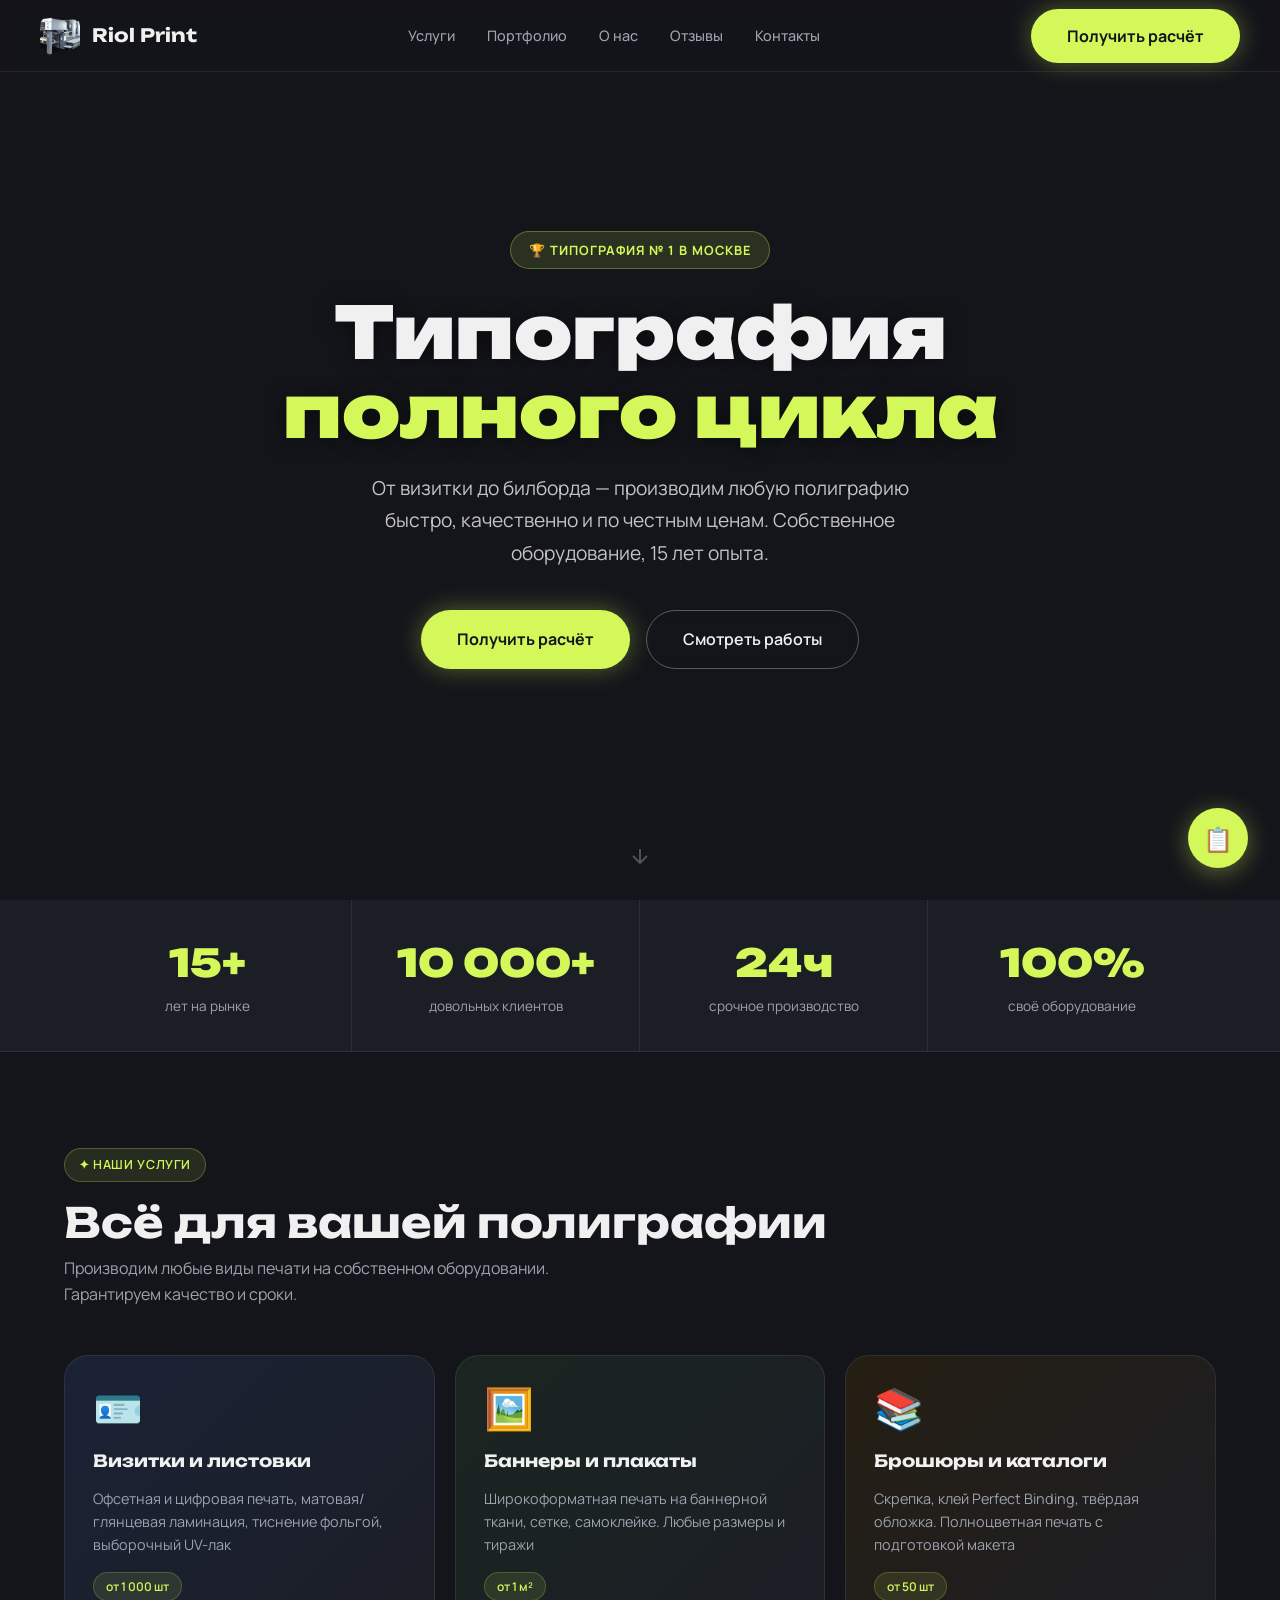
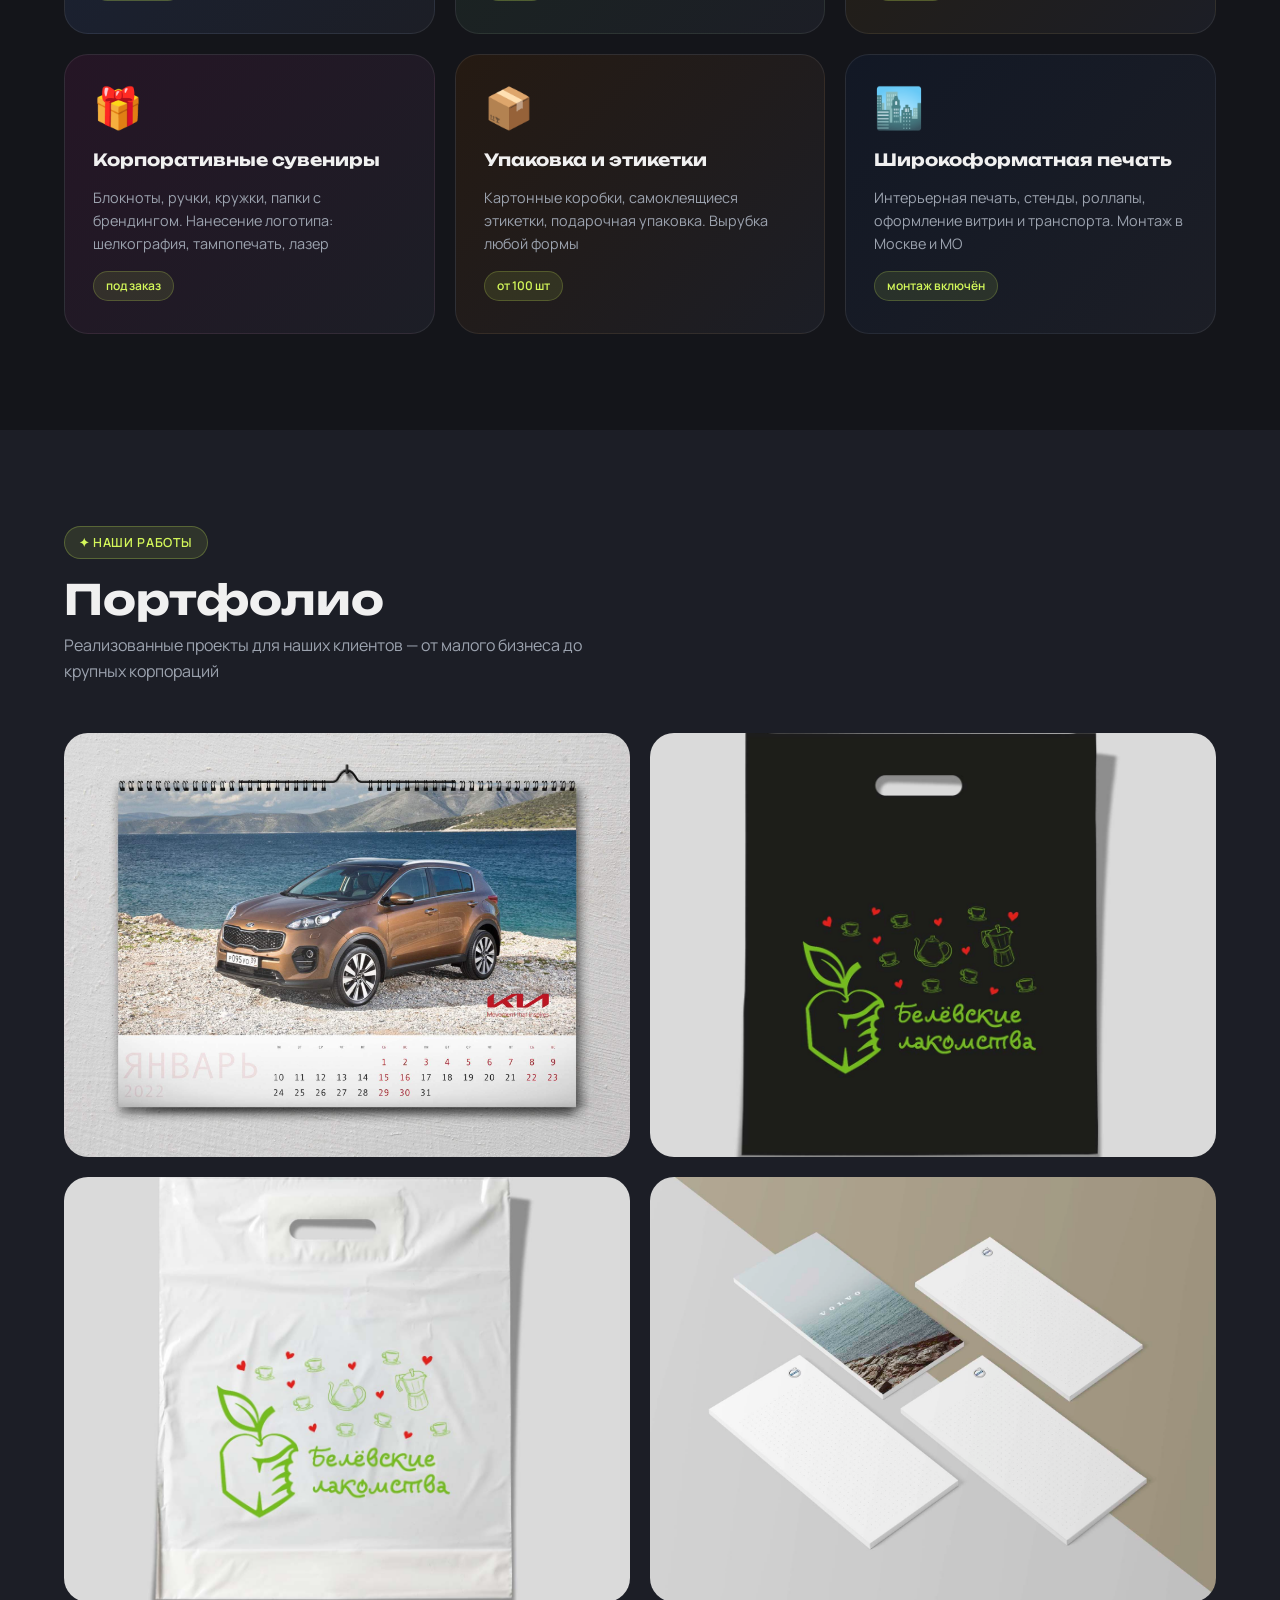
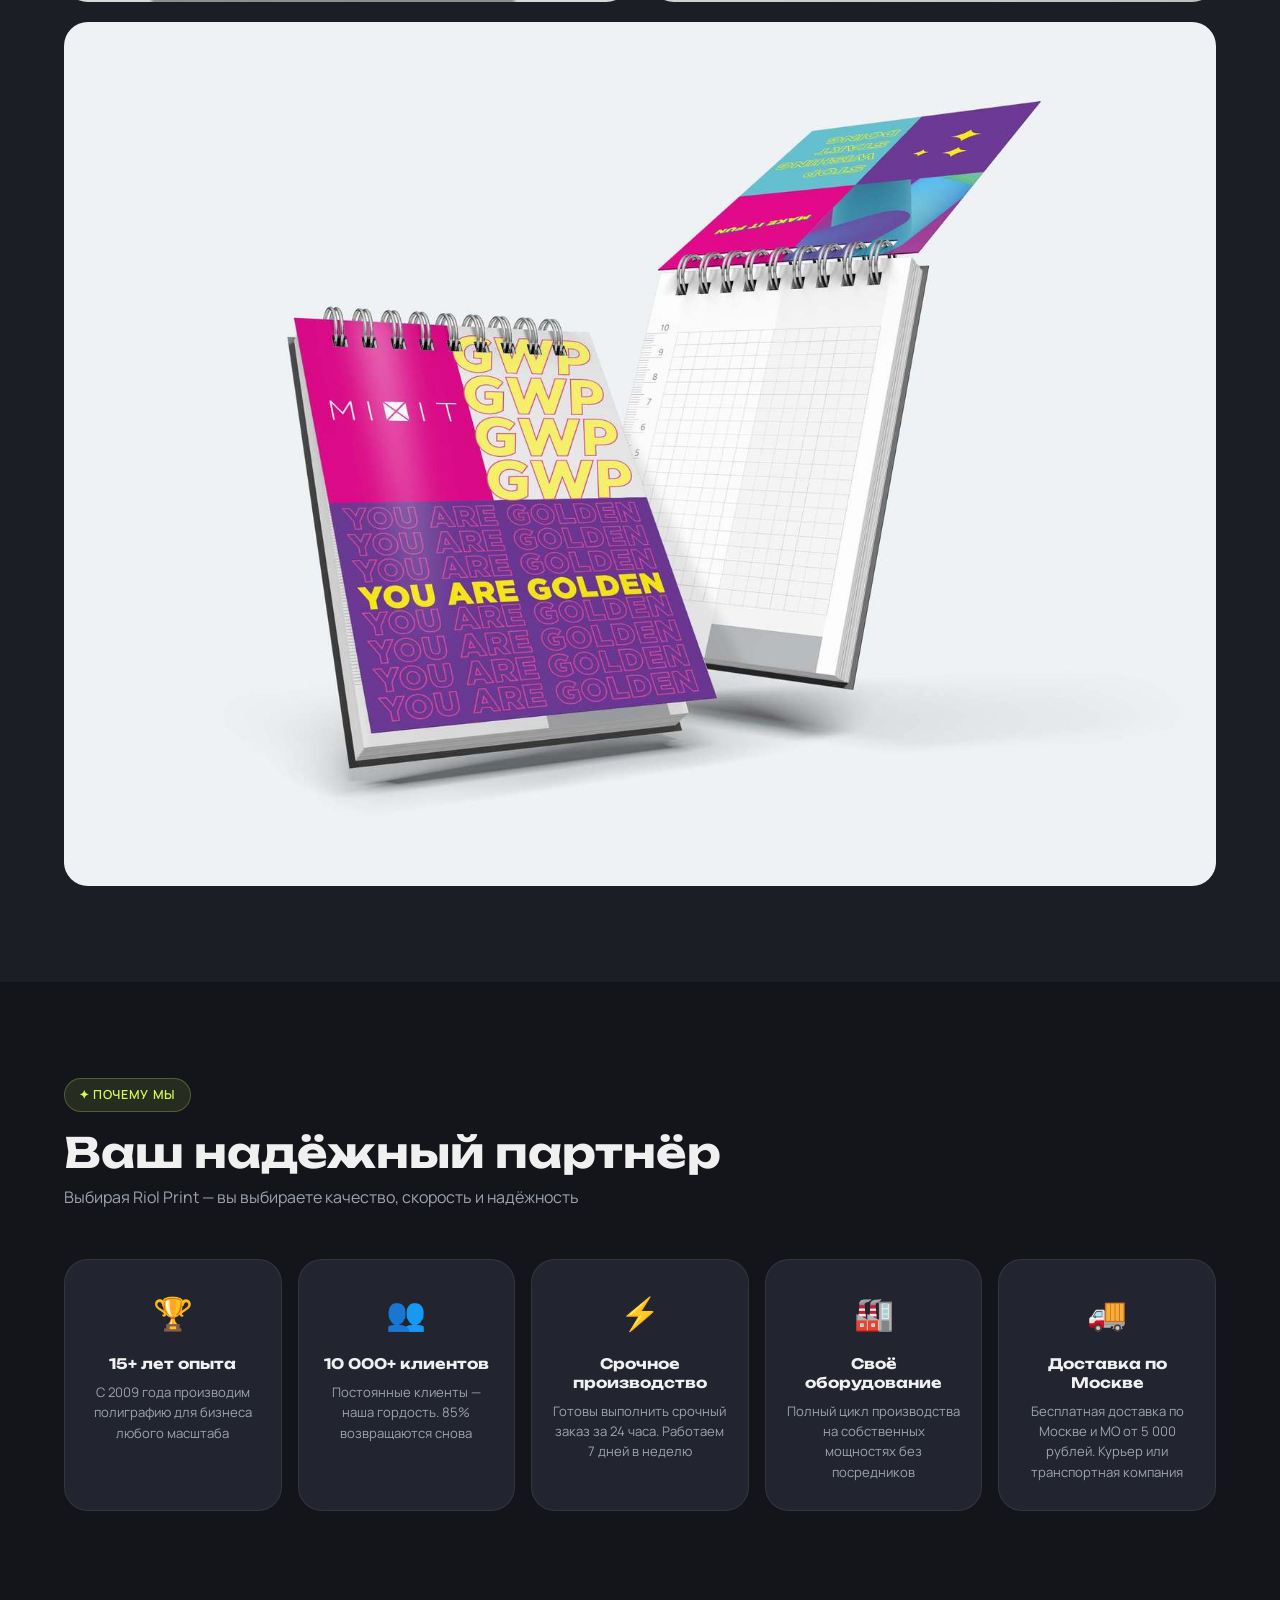
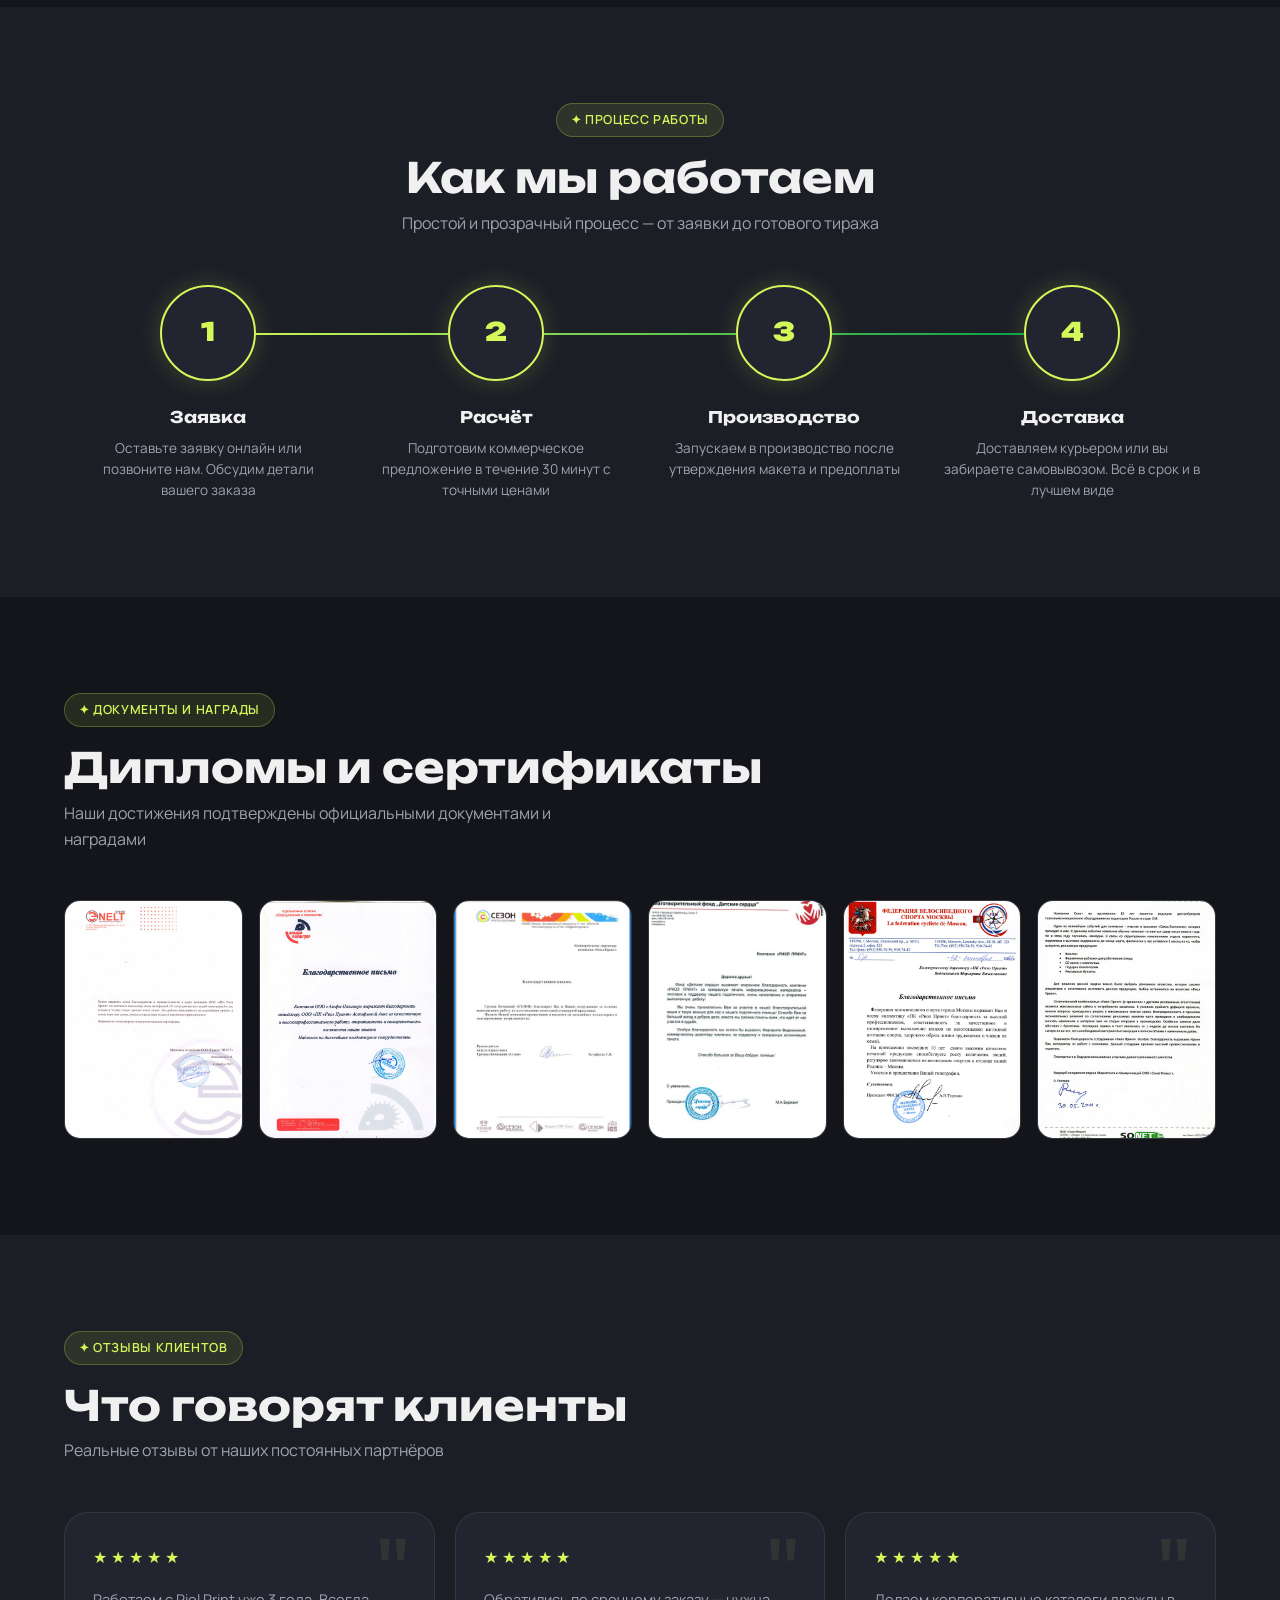
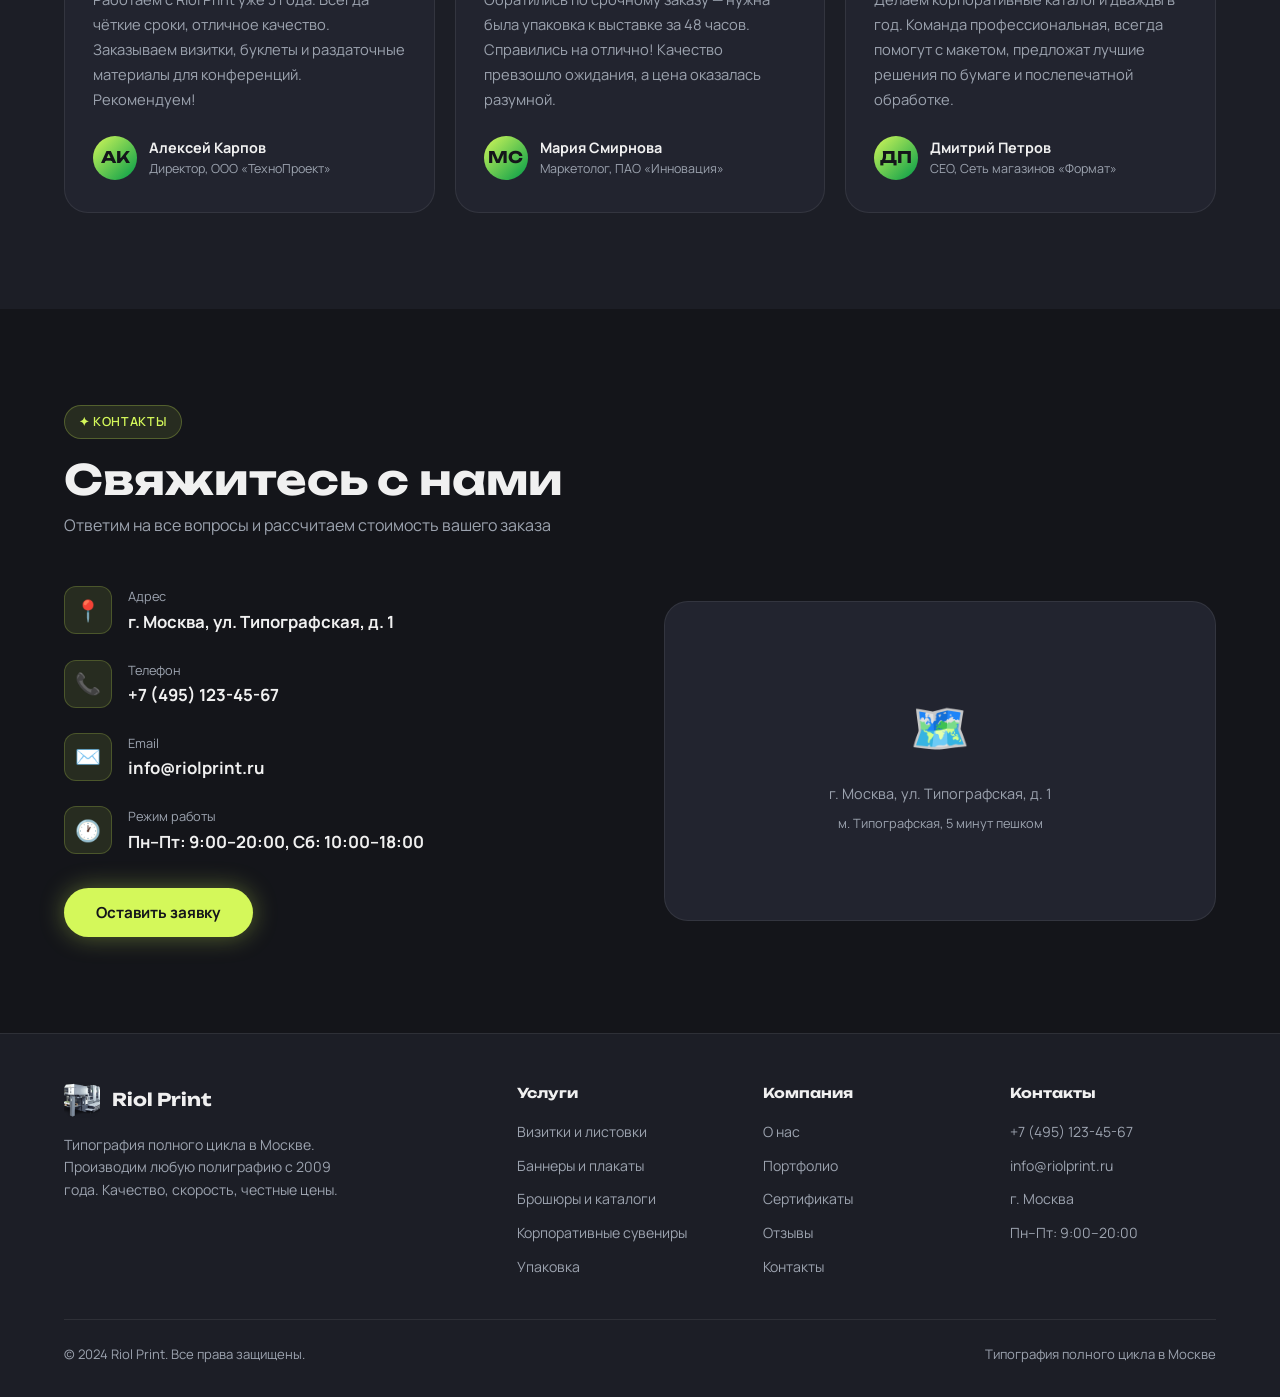
<file: riolprint/riolprint_landing.html>
﻿<!DOCTYPE html>
<html lang="ru">
<head>
<meta charset="UTF-8">
<meta name="viewport" content="width=device-width, initial-scale=1.0">
<title>Riol Print — Типография полного цикла</title>
<link rel="preconnect" href="https://fonts.googleapis.com">
<link rel="preconnect" href="https://fonts.gstatic.com" crossorigin>
<link href="https://fonts.googleapis.com/css2?family=Manrope:wght@400;500;600;700;800&family=Unbounded:wght@400;600;700;900&display=swap" rel="stylesheet">
<style>
  /* ===== CSS VARIABLES ===== */
  :root {
    --unified-bg: #14151a;
    --card-surface: #1c1e26;
    --card-surface-2: #22242f;
    --lime-accent: #d4f85a;
    --lime-dim: #b8e04a;
    --green: #009b48;
    --text-primary: #f0f0f0;
    --text-secondary: #9ca3af;
    --border: rgba(255,255,255,0.08);
    --glass: rgba(20,21,26,0.85);
    --radius: 16px;
    --radius-lg: 24px;
    --transition: 0.3s cubic-bezier(0.4,0,0.2,1);
  }

  /* ===== RESET & BASE ===== */
  *, *::before, *::after { box-sizing: border-box; margin: 0; padding: 0; }
  html { scroll-behavior: smooth; font-size: 16px; }
  body {
    font-family: 'Manrope', sans-serif;
    background: var(--unified-bg);
    color: var(--text-primary);
    line-height: 1.6;
    overflow-x: hidden;
  }
  img { display: block; max-width: 100%; }
  a { color: inherit; text-decoration: none; }
  button { cursor: pointer; font-family: inherit; border: none; outline: none; }

  /* ===== SCROLLBAR ===== */
  ::-webkit-scrollbar { width: 6px; }
  ::-webkit-scrollbar-track { background: var(--unified-bg); }
  ::-webkit-scrollbar-thumb { background: var(--lime-accent); border-radius: 3px; }

  /* ===== TYPOGRAPHY ===== */
  .display { font-family: 'Unbounded', sans-serif; }
  .section-title {
    font-family: 'Unbounded', sans-serif;
    font-size: clamp(1.6rem, 3.5vw, 2.6rem);
    font-weight: 700;
    line-height: 1.2;
    margin-bottom: 0.5rem;
  }
  .section-sub {
    color: var(--text-secondary);
    font-size: 1rem;
    max-width: 560px;
  }
  .section-header { margin-bottom: 3rem; }

  /* ===== CONTAINER ===== */
  .container {
    width: 100%;
    max-width: 1200px;
    margin: 0 auto;
    padding: 0 24px;
  }

  /* ===== SECTION ===== */
  section { padding: 96px 0; position: relative; }
  section:nth-child(even) { background: var(--card-surface); }

  /* ===== BADGE ===== */
  .badge {
    display: inline-flex;
    align-items: center;
    gap: 6px;
    background: rgba(212,248,90,0.1);
    border: 1px solid rgba(212,248,90,0.25);
    border-radius: 50px;
    padding: 6px 14px;
    font-size: 0.78rem;
    font-weight: 600;
    color: var(--lime-accent);
    letter-spacing: 0.05em;
    text-transform: uppercase;
    margin-bottom: 1rem;
  }

  /* ===== NAV ===== */
  .nav {
    position: fixed;
    top: 0; left: 0; right: 0;
    z-index: 1000;
    padding: 0 24px;
    height: 72px;
    display: flex;
    align-items: center;
    backdrop-filter: blur(20px) saturate(180%);
    -webkit-backdrop-filter: blur(20px) saturate(180%);
    background: var(--glass);
    border-bottom: 1px solid var(--border);
    transition: var(--transition);
  }
  .nav-inner {
    width: 100%;
    max-width: 1200px;
    margin: 0 auto;
    display: flex;
    align-items: center;
    justify-content: space-between;
    gap: 24px;
  }
  .nav-logo {
    display: flex;
    align-items: center;
    gap: 12px;
    font-family: 'Unbounded', sans-serif;
    font-size: 1.15rem;
    font-weight: 700;
    color: var(--text-primary);
  }
  .nav-logo img {
    width: 40px;
    height: 40px;
    border-radius: 10px;
    object-fit: cover;
  }
  .nav-links {
    display: flex;
    align-items: center;
    gap: 32px;
    list-style: none;
  }
  .nav-links a {
    font-size: 0.9rem;
    font-weight: 500;
    color: var(--text-secondary);
    transition: color var(--transition);
  }
  .nav-links a:hover { color: var(--text-primary); }
  .nav-cta {
    background: var(--lime-accent);
    color: #14151a;
    border-radius: 50px;
    padding: 10px 22px;
    font-size: 0.88rem;
    font-weight: 700;
    transition: var(--transition);
    white-space: nowrap;
  }
  .nav-cta:hover { background: var(--lime-dim); transform: translateY(-1px); }
  .nav-burger {
    display: none;
    flex-direction: column;
    gap: 5px;
    background: none;
    padding: 4px;
  }
  .nav-burger span {
    width: 24px;
    height: 2px;
    background: var(--text-primary);
    border-radius: 2px;
    transition: var(--transition);
  }
  .mobile-menu {
    display: none;
    position: fixed;
    top: 72px; left: 0; right: 0; bottom: 0;
    background: var(--unified-bg);
    z-index: 999;
    padding: 32px 24px;
    flex-direction: column;
    gap: 8px;
  }
  .mobile-menu.open { display: flex; }
  .mobile-menu a {
    font-size: 1.1rem;
    font-weight: 600;
    color: var(--text-primary);
    padding: 14px 0;
    border-bottom: 1px solid var(--border);
  }
  .mobile-menu .nav-cta { margin-top: 16px; text-align: center; }

  /* ===== HERO ===== */
  .hero {
    position: relative;
    height: 100vh;
    min-height: 600px;
    display: flex;
    align-items: center;
    justify-content: center;
    text-align: center;
    overflow: hidden;
    padding: 0;
  }
  .hero-video {
    position: absolute;
    inset: 0;
    width: 100%;
    height: 100%;
    object-fit: cover;
    z-index: 0;
  }
  .hero-overlay {
    position: absolute;
    inset: 0;
    background: linear-gradient(
      to bottom,
      rgba(20,21,26,0.55) 0%,
      rgba(20,21,26,0.3) 40%,
      rgba(20,21,26,0.85) 100%
    );
    z-index: 1;
  }
  .hero-content {
    position: relative;
    z-index: 2;
    padding: 24px;
    max-width: 800px;
  }
  .hero-eyebrow {
    display: inline-flex;
    align-items: center;
    gap: 8px;
    background: rgba(212,248,90,0.12);
    border: 1px solid rgba(212,248,90,0.3);
    border-radius: 50px;
    padding: 8px 18px;
    font-size: 0.8rem;
    font-weight: 700;
    color: var(--lime-accent);
    letter-spacing: 0.08em;
    text-transform: uppercase;
    margin-bottom: 1.5rem;
  }
  .hero-title {
    font-family: 'Unbounded', sans-serif;
    font-size: clamp(2.2rem, 6vw, 4.5rem);
    font-weight: 900;
    line-height: 1.1;
    margin-bottom: 1.25rem;
    text-shadow: 0 2px 20px rgba(0,0,0,0.5);
  }
  .hero-title span { color: var(--lime-accent); }
  .hero-desc {
    font-size: clamp(1rem, 2vw, 1.2rem);
    color: rgba(240,240,240,0.8);
    max-width: 560px;
    margin: 0 auto 2.5rem;
    line-height: 1.7;
  }
  .hero-actions {
    display: flex;
    gap: 16px;
    justify-content: center;
    flex-wrap: wrap;
  }
  .btn-primary {
    background: var(--lime-accent);
    color: #14151a;
    border-radius: 50px;
    padding: 16px 36px;
    font-size: 1rem;
    font-weight: 700;
    transition: var(--transition);
    box-shadow: 0 0 24px rgba(212,248,90,0.35);
  }
  .btn-primary:hover {
    background: var(--lime-dim);
    transform: translateY(-2px);
    box-shadow: 0 0 36px rgba(212,248,90,0.5);
  }
  .btn-outline {
    background: transparent;
    color: var(--text-primary);
    border: 1.5px solid rgba(255,255,255,0.3);
    border-radius: 50px;
    padding: 16px 36px;
    font-size: 1rem;
    font-weight: 600;
    transition: var(--transition);
    backdrop-filter: blur(8px);
  }
  .btn-outline:hover {
    border-color: rgba(255,255,255,0.6);
    background: rgba(255,255,255,0.05);
    transform: translateY(-2px);
  }
  .hero-scroll {
    position: absolute;
    bottom: 32px;
    left: 50%;
    transform: translateX(-50%);
    z-index: 2;
    display: flex;
    flex-direction: column;
    align-items: center;
    gap: 8px;
    color: rgba(255,255,255,0.5);
    font-size: 0.75rem;
    animation: bounce 2s infinite;
  }
  .hero-scroll svg { opacity: 0.5; }
  @keyframes bounce {
    0%, 100% { transform: translateX(-50%) translateY(0); }
    50% { transform: translateX(-50%) translateY(8px); }
  }

  /* ===== STATS BAR ===== */
  .stats-bar {
    background: var(--card-surface);
    padding: 0;
    border-bottom: 1px solid var(--border);
  }
  .stats-grid {
    display: grid;
    grid-template-columns: repeat(4, 1fr);
    divide-x: 1px solid var(--border);
  }
  .stat-item {
    padding: 32px 24px;
    text-align: center;
    border-right: 1px solid var(--border);
  }
  .stat-item:last-child { border-right: none; }
  .stat-number {
    font-family: 'Unbounded', sans-serif;
    font-size: clamp(1.8rem, 3vw, 2.6rem);
    font-weight: 900;
    color: var(--lime-accent);
    display: block;
  }
  .stat-label {
    font-size: 0.85rem;
    color: var(--text-secondary);
    margin-top: 4px;
  }

  /* ===== SERVICES ===== */
  .services-grid {
    display: grid;
    grid-template-columns: repeat(3, 1fr);
    gap: 20px;
  }
  .service-card {
    background: var(--card-surface-2);
    border: 1px solid var(--border);
    border-radius: var(--radius-lg);
    padding: 32px 28px;
    position: relative;
    overflow: hidden;
    transition: var(--transition);
    cursor: default;
  }
  .service-card::before {
    content: '';
    position: absolute;
    inset: 0;
    border-radius: var(--radius-lg);
    opacity: 0;
    transition: opacity var(--transition);
  }
  .service-card:hover { transform: translateY(-6px); border-color: rgba(212,248,90,0.2); }
  .service-card:hover::before { opacity: 1; }
  .service-card.c1 { background: linear-gradient(135deg, #1a2235 0%, #1c1e26 100%); }
  .service-card.c1::before { background: linear-gradient(135deg, rgba(59,130,246,0.08) 0%, transparent 70%); }
  .service-card.c2 { background: linear-gradient(135deg, #1a2520 0%, #1c1e26 100%); }
  .service-card.c2::before { background: linear-gradient(135deg, rgba(0,155,72,0.1) 0%, transparent 70%); }
  .service-card.c3 { background: linear-gradient(135deg, #251e12 0%, #1c1e26 100%); }
  .service-card.c3::before { background: linear-gradient(135deg, rgba(212,248,90,0.08) 0%, transparent 70%); }
  .service-card.c4 { background: linear-gradient(135deg, #251525 0%, #1c1e26 100%); }
  .service-card.c4::before { background: linear-gradient(135deg, rgba(168,85,247,0.08) 0%, transparent 70%); }
  .service-card.c5 { background: linear-gradient(135deg, #251a12 0%, #1c1e26 100%); }
  .service-card.c5::before { background: linear-gradient(135deg, rgba(251,146,60,0.08) 0%, transparent 70%); }
  .service-card.c6 { background: linear-gradient(135deg, #121825 0%, #1c1e26 100%); }
  .service-card.c6::before { background: linear-gradient(135deg, rgba(14,165,233,0.08) 0%, transparent 70%); }
  .service-icon {
    font-size: 2.5rem;
    margin-bottom: 1.25rem;
    display: block;
    line-height: 1;
  }
  .service-title {
    font-family: 'Unbounded', sans-serif;
    font-size: 1.05rem;
    font-weight: 700;
    margin-bottom: 0.75rem;
    color: var(--text-primary);
  }
  .service-desc {
    font-size: 0.9rem;
    color: var(--text-secondary);
    line-height: 1.6;
  }
  .service-tag {
    display: inline-block;
    margin-top: 1rem;
    background: rgba(212,248,90,0.1);
    border: 1px solid rgba(212,248,90,0.2);
    border-radius: 50px;
    padding: 4px 12px;
    font-size: 0.75rem;
    font-weight: 600;
    color: var(--lime-accent);
  }

  /* ===== PORTFOLIO ===== */
  .portfolio-grid {
    display: grid;
    grid-template-columns: repeat(2, 1fr);
    gap: 20px;
  }
  .portfolio-item {
    border-radius: var(--radius-lg);
    overflow: hidden;
    position: relative;
    aspect-ratio: 4/3;
    background: var(--card-surface-2);
    cursor: pointer;
  }
  .portfolio-item img {
    width: 100%;
    height: 100%;
    object-fit: cover;
    transition: transform 0.5s cubic-bezier(0.4,0,0.2,1);
  }
  .portfolio-overlay {
    position: absolute;
    inset: 0;
    background: linear-gradient(to top, rgba(20,21,26,0.9) 0%, transparent 60%);
    opacity: 0;
    transition: opacity var(--transition);
    display: flex;
    align-items: flex-end;
    padding: 24px;
  }
  .portfolio-overlay span {
    font-family: 'Unbounded', sans-serif;
    font-size: 0.9rem;
    font-weight: 700;
    color: var(--lime-accent);
  }
  .portfolio-item:hover img { transform: scale(1.07); }
  .portfolio-item:hover .portfolio-overlay { opacity: 1; }

  /* ===== WHY US ===== */
  .why-grid {
    display: grid;
    grid-template-columns: repeat(5, 1fr);
    gap: 16px;
  }
  .why-card {
    background: var(--card-surface-2);
    border: 1px solid var(--border);
    border-radius: var(--radius-lg);
    padding: 28px 20px;
    text-align: center;
    transition: var(--transition);
  }
  .why-card:hover {
    border-color: rgba(212,248,90,0.25);
    transform: translateY(-4px);
    background: rgba(212,248,90,0.04);
  }
  .why-icon {
    font-size: 2rem;
    margin-bottom: 1rem;
    display: block;
  }
  .why-title {
    font-family: 'Unbounded', sans-serif;
    font-size: 0.9rem;
    font-weight: 700;
    margin-bottom: 0.5rem;
    line-height: 1.3;
  }
  .why-desc {
    font-size: 0.82rem;
    color: var(--text-secondary);
    line-height: 1.55;
  }

  /* ===== HOW WE WORK ===== */
  .steps-grid {
    display: grid;
    grid-template-columns: repeat(4, 1fr);
    gap: 0;
    position: relative;
  }
  .steps-grid::before {
    content: '';
    position: absolute;
    top: 48px;
    left: 12%;
    right: 12%;
    height: 2px;
    background: linear-gradient(to right, var(--lime-accent) 0%, var(--green) 100%);
    z-index: 0;
  }
  .step-item {
    display: flex;
    flex-direction: column;
    align-items: center;
    text-align: center;
    padding: 0 16px;
    position: relative;
    z-index: 1;
  }
  .step-num {
    width: 96px;
    height: 96px;
    border-radius: 50%;
    background: var(--card-surface-2);
    border: 2px solid var(--lime-accent);
    display: flex;
    align-items: center;
    justify-content: center;
    font-family: 'Unbounded', sans-serif;
    font-size: 1.6rem;
    font-weight: 900;
    color: var(--lime-accent);
    margin-bottom: 1.5rem;
    box-shadow: 0 0 24px rgba(212,248,90,0.2);
    transition: var(--transition);
  }
  .step-item:hover .step-num {
    background: var(--lime-accent);
    color: #14151a;
    box-shadow: 0 0 36px rgba(212,248,90,0.4);
  }
  .step-title {
    font-family: 'Unbounded', sans-serif;
    font-size: 1rem;
    font-weight: 700;
    margin-bottom: 0.5rem;
  }
  .step-desc {
    font-size: 0.85rem;
    color: var(--text-secondary);
    line-height: 1.55;
  }

  /* ===== REVIEWS ===== */
  .reviews-grid {
    display: grid;
    grid-template-columns: repeat(3, 1fr);
    gap: 20px;
  }
  .review-card {
    background: var(--card-surface-2);
    border: 1px solid var(--border);
    border-radius: var(--radius-lg);
    padding: 32px 28px;
    transition: var(--transition);
    position: relative;
  }
  .review-card::before {
    content: '"';
    position: absolute;
    top: 16px;
    right: 24px;
    font-size: 5rem;
    font-family: 'Unbounded', sans-serif;
    color: rgba(212,248,90,0.08);
    line-height: 1;
  }
  .review-card:hover {
    border-color: rgba(212,248,90,0.15);
    transform: translateY(-4px);
  }
  .review-stars {
    display: flex;
    gap: 4px;
    margin-bottom: 1rem;
  }
  .star { color: var(--lime-accent); font-size: 1rem; }
  .review-text {
    font-size: 0.92rem;
    color: var(--text-secondary);
    line-height: 1.7;
    margin-bottom: 1.5rem;
  }
  .review-author {
    display: flex;
    align-items: center;
    gap: 12px;
  }
  .review-avatar {
    width: 44px;
    height: 44px;
    border-radius: 50%;
    background: linear-gradient(135deg, var(--lime-accent), var(--green));
    display: flex;
    align-items: center;
    justify-content: center;
    font-family: 'Unbounded', sans-serif;
    font-size: 1rem;
    font-weight: 700;
    color: #14151a;
    flex-shrink: 0;
  }
  .review-name {
    font-weight: 700;
    font-size: 0.9rem;
  }
  .review-company {
    font-size: 0.78rem;
    color: var(--text-secondary);
  }

  /* ===== CERTIFICATES ===== */
  .certs-grid {
    display: grid;
    grid-template-columns: repeat(6, 1fr);
    gap: 16px;
  }
  .cert-item {
    border-radius: var(--radius);
    overflow: hidden;
    border: 1px solid var(--border);
    aspect-ratio: 3/4;
    background: var(--card-surface-2);
    transition: var(--transition);
  }
  .cert-item:hover { border-color: rgba(212,248,90,0.3); transform: scale(1.03); }
  .cert-item img { width: 100%; height: 100%; object-fit: cover; }

  /* ===== CONTACTS ===== */
  #contacts { background: var(--unified-bg); }
  .contacts-grid {
    display: grid;
    grid-template-columns: 1fr 1fr;
    gap: 48px;
    align-items: center;
  }
  .contacts-info { display: flex; flex-direction: column; gap: 24px; }
  .contact-item {
    display: flex;
    align-items: flex-start;
    gap: 16px;
  }
  .contact-icon {
    width: 48px;
    height: 48px;
    border-radius: 12px;
    background: rgba(212,248,90,0.1);
    border: 1px solid rgba(212,248,90,0.2);
    display: flex;
    align-items: center;
    justify-content: center;
    font-size: 1.3rem;
    flex-shrink: 0;
  }
  .contact-label {
    font-size: 0.8rem;
    color: var(--text-secondary);
    margin-bottom: 2px;
  }
  .contact-value {
    font-weight: 700;
    font-size: 1.05rem;
  }
  .contact-value a { color: var(--text-primary); transition: color var(--transition); }
  .contact-value a:hover { color: var(--lime-accent); }
  .contacts-map {
    border-radius: var(--radius-lg);
    overflow: hidden;
    border: 1px solid var(--border);
    height: 320px;
    background: var(--card-surface-2);
    display: flex;
    align-items: center;
    justify-content: center;
    position: relative;
  }
  .map-placeholder {
    text-align: center;
    color: var(--text-secondary);
  }
  .map-placeholder .map-icon { font-size: 3rem; margin-bottom: 1rem; }
  .map-placeholder p { font-size: 0.9rem; }

  /* ===== FOOTER ===== */
  footer {
    background: var(--card-surface);
    border-top: 1px solid var(--border);
    padding: 48px 0 32px;
  }
  .footer-inner {
    display: grid;
    grid-template-columns: 2fr 1fr 1fr 1fr;
    gap: 40px;
    margin-bottom: 40px;
  }
  .footer-logo {
    display: flex;
    align-items: center;
    gap: 12px;
    font-family: 'Unbounded', sans-serif;
    font-size: 1.1rem;
    font-weight: 700;
    margin-bottom: 1rem;
  }
  .footer-logo img {
    width: 36px;
    height: 36px;
    border-radius: 8px;
    object-fit: cover;
  }
  .footer-desc {
    font-size: 0.88rem;
    color: var(--text-secondary);
    line-height: 1.6;
    max-width: 280px;
  }
  .footer-col h4 {
    font-family: 'Unbounded', sans-serif;
    font-size: 0.85rem;
    font-weight: 700;
    margin-bottom: 1rem;
    color: var(--text-primary);
  }
  .footer-col ul { list-style: none; display: flex; flex-direction: column; gap: 8px; }
  .footer-col ul a {
    font-size: 0.88rem;
    color: var(--text-secondary);
    transition: color var(--transition);
  }
  .footer-col ul a:hover { color: var(--lime-accent); }
  .footer-bottom {
    border-top: 1px solid var(--border);
    padding-top: 24px;
    display: flex;
    justify-content: space-between;
    align-items: center;
    flex-wrap: wrap;
    gap: 16px;
  }
  .footer-bottom p { font-size: 0.82rem; color: var(--text-secondary); }

  /* ===== FAB ===== */
  .fab {
    position: fixed;
    bottom: 32px;
    right: 32px;
    z-index: 900;
    display: flex;
    flex-direction: column;
    align-items: flex-end;
    gap: 12px;
  }
  .fab-btn {
    width: 60px;
    height: 60px;
    border-radius: 50%;
    background: var(--lime-accent);
    color: #14151a;
    display: flex;
    align-items: center;
    justify-content: center;
    font-size: 1.5rem;
    box-shadow: 0 4px 24px rgba(212,248,90,0.4);
    transition: var(--transition);
    animation: fabPulse 2.5s infinite;
  }
  .fab-btn:hover {
    background: var(--lime-dim);
    transform: scale(1.1);
  }
  @keyframes fabPulse {
    0%, 100% { box-shadow: 0 4px 24px rgba(212,248,90,0.4); }
    50% { box-shadow: 0 4px 40px rgba(212,248,90,0.65); }
  }
  .fab-label {
    background: var(--card-surface);
    border: 1px solid var(--border);
    border-radius: 50px;
    padding: 8px 16px;
    font-size: 0.8rem;
    font-weight: 600;
    color: var(--text-primary);
    white-space: nowrap;
    opacity: 0;
    transform: translateX(12px);
    transition: var(--transition);
  }
  .fab:hover .fab-label {
    opacity: 1;
    transform: translateX(0);
  }

  /* ===== MODAL ===== */
  .modal-bg {
    position: fixed;
    inset: 0;
    background: rgba(0,0,0,0.7);
    backdrop-filter: blur(8px);
    z-index: 2000;
    display: flex;
    align-items: center;
    justify-content: center;
    padding: 24px;
    opacity: 0;
    visibility: hidden;
    transition: var(--transition);
  }
  .modal-bg.open { opacity: 1; visibility: visible; }
  .modal {
    background: var(--card-surface);
    border: 1px solid var(--border);
    border-radius: var(--radius-lg);
    padding: 40px;
    max-width: 520px;
    width: 100%;
    position: relative;
    transform: scale(0.95) translateY(20px);
    transition: var(--transition);
  }
  .modal-bg.open .modal {
    transform: scale(1) translateY(0);
  }
  .modal-close {
    position: absolute;
    top: 20px;
    right: 20px;
    width: 36px;
    height: 36px;
    border-radius: 50%;
    background: rgba(255,255,255,0.07);
    color: var(--text-secondary);
    display: flex;
    align-items: center;
    justify-content: center;
    font-size: 1.1rem;
    cursor: pointer;
    transition: var(--transition);
  }
  .modal-close:hover { background: rgba(255,255,255,0.12); color: var(--text-primary); }
  .modal-title {
    font-family: 'Unbounded', sans-serif;
    font-size: 1.4rem;
    font-weight: 700;
    margin-bottom: 0.5rem;
  }
  .modal-sub {
    font-size: 0.9rem;
    color: var(--text-secondary);
    margin-bottom: 2rem;
    line-height: 1.6;
  }
  .form-group { margin-bottom: 16px; }
  .form-group label {
    display: block;
    font-size: 0.82rem;
    font-weight: 600;
    color: var(--text-secondary);
    margin-bottom: 6px;
  }
  .form-group input,
  .form-group textarea,
  .form-group select {
    width: 100%;
    background: var(--card-surface-2);
    border: 1.5px solid var(--border);
    border-radius: 12px;
    padding: 12px 16px;
    font-size: 0.92rem;
    font-family: 'Manrope', sans-serif;
    color: var(--text-primary);
    outline: none;
    transition: border-color var(--transition);
    resize: vertical;
  }
  .form-group textarea { min-height: 100px; }
  .form-group input:focus,
  .form-group textarea:focus,
  .form-group select:focus {
    border-color: var(--lime-accent);
  }
  .form-group input::placeholder,
  .form-group textarea::placeholder { color: var(--text-secondary); }
  .form-group select option { background: var(--card-surface-2); }
  .form-submit {
    width: 100%;
    background: var(--lime-accent);
    color: #14151a;
    border-radius: 50px;
    padding: 14px;
    font-size: 1rem;
    font-weight: 700;
    margin-top: 8px;
    transition: var(--transition);
  }
  .form-submit:hover { background: var(--lime-dim); transform: translateY(-1px); }
  .form-submit:disabled { opacity: 0.6; cursor: not-allowed; transform: none; }
  .form-note {
    font-size: 0.75rem;
    color: var(--text-secondary);
    text-align: center;
    margin-top: 10px;
  }
  .form-success {
    text-align: center;
    padding: 20px 0;
    display: none;
  }
  .form-success .success-icon { font-size: 3rem; margin-bottom: 1rem; }
  .form-success h3 {
    font-family: 'Unbounded', sans-serif;
    font-size: 1.2rem;
    margin-bottom: 0.5rem;
  }
  .form-success p { color: var(--text-secondary); font-size: 0.9rem; }

  /* ===== SCROLL ANIMATIONS ===== */
  .fade-up {
    opacity: 0;
    transform: translateY(40px);
    transition: opacity 0.7s ease, transform 0.7s ease;
  }
  .fade-up.visible {
    opacity: 1;
    transform: translateY(0);
  }
  .fade-up-delay-1 { transition-delay: 0.1s; }
  .fade-up-delay-2 { transition-delay: 0.2s; }
  .fade-up-delay-3 { transition-delay: 0.3s; }
  .fade-up-delay-4 { transition-delay: 0.4s; }
  .fade-up-delay-5 { transition-delay: 0.5s; }

  /* ===== RESPONSIVE ===== */
  @media (max-width: 1024px) {
    .services-grid { grid-template-columns: repeat(2, 1fr); }
    .why-grid { grid-template-columns: repeat(3, 1fr); }
    .footer-inner { grid-template-columns: 1fr 1fr; }
    .certs-grid { grid-template-columns: repeat(3, 1fr); }
    .steps-grid::before { display: none; }
    .steps-grid { grid-template-columns: repeat(2, 1fr); gap: 24px; }
  }
  @media (max-width: 768px) {
    section { padding: 64px 0; }
    .nav-links, .nav-cta { display: none; }
    .nav-burger { display: flex; }
    .stats-grid { grid-template-columns: repeat(2, 1fr); }
    .services-grid { grid-template-columns: 1fr; }
    .portfolio-grid { grid-template-columns: 1fr; }
    .why-grid { grid-template-columns: repeat(2, 1fr); }
    .reviews-grid { grid-template-columns: 1fr; }
    .contacts-grid { grid-template-columns: 1fr; }
    .contacts-map { height: 220px; }
    .footer-inner { grid-template-columns: 1fr; gap: 24px; }
    .footer-bottom { flex-direction: column; text-align: center; }
    .certs-grid { grid-template-columns: repeat(2, 1fr); }
    .fab { bottom: 24px; right: 24px; }
    .fab-btn { width: 52px; height: 52px; font-size: 1.3rem; }
    .modal { padding: 28px 20px; }
  }
  @media (max-width: 480px) {
    .why-grid { grid-template-columns: 1fr; }
    .stats-grid { grid-template-columns: repeat(2, 1fr); }
    .hero-title { font-size: 2rem; }
    .hero-actions { flex-direction: column; align-items: center; }
    .btn-primary, .btn-outline { width: 100%; max-width: 320px; }
    .steps-grid { grid-template-columns: 1fr; }
  }
</style>
</head>
<body>

<!-- ===== NAV ===== -->
<nav class="nav" id="mainNav">
  <div class="nav-inner">
    <a href="#" class="nav-logo">
      <img src="8e2k1p57tyb9m22aro35kt1ok7af5qv7.png" alt="Riol Print" onerror="this.style.display='none'">
      Riol Print
    </a>
    <ul class="nav-links">
      <li><a href="#services">Услуги</a></li>
      <li><a href="#portfolio">Портфолио</a></li>
      <li><a href="#why">О нас</a></li>
      <li><a href="#reviews">Отзывы</a></li>
      <li><a href="#contacts">Контакты</a></li>
    </ul>
    <button class="nav-cta btn-primary" onclick="openModal()">Получить расчёт</button>
    <button class="nav-burger" onclick="toggleMenu()" aria-label="Меню">
      <span></span><span></span><span></span>
    </button>
  </div>
</nav>

<!-- Mobile Menu -->
<div class="mobile-menu" id="mobileMenu">
  <a href="#services" onclick="closeMenu()">Услуги</a>
  <a href="#portfolio" onclick="closeMenu()">Портфолио</a>
  <a href="#why" onclick="closeMenu()">О нас</a>
  <a href="#reviews" onclick="closeMenu()">Отзывы</a>
  <a href="#contacts" onclick="closeMenu()">Контакты</a>
  <button class="nav-cta btn-primary" onclick="closeMenu(); openModal()" style="margin-top:16px;">Получить расчёт</button>
</div>

<!-- ===== HERO ===== -->
<section class="hero" id="home">
  <video class="hero-video" autoplay muted loop playsinline preload="metadata">
    <source src="riol.mp4" type="video/mp4">
  </video>
  <div class="hero-overlay"></div>
  <div class="hero-content">
    <div class="hero-eyebrow">
      🏆 Типография № 1 в Москве
    </div>
    <h1 class="hero-title display">
      Типография<br><span>полного цикла</span>
    </h1>
    <p class="hero-desc">
      От визитки до билборда — производим любую полиграфию быстро, качественно и по честным ценам. Собственное оборудование, 15 лет опыта.
    </p>
    <div class="hero-actions">
      <button class="btn-primary" onclick="openModal()">Получить расчёт</button>
      <a class="btn-outline" href="#portfolio">Смотреть работы</a>
    </div>
  </div>
  <div class="hero-scroll">
    <svg width="24" height="24" viewBox="0 0 24 24" fill="none" stroke="currentColor" stroke-width="2">
      <path d="M12 5v14M5 12l7 7 7-7"/>
    </svg>
  </div>
</section>

<!-- ===== STATS BAR ===== -->
<div class="stats-bar">
  <div class="container">
    <div class="stats-grid">
      <div class="stat-item fade-up">
        <span class="stat-number">15+</span>
        <span class="stat-label">лет на рынке</span>
      </div>
      <div class="stat-item fade-up fade-up-delay-1">
        <span class="stat-number">10 000+</span>
        <span class="stat-label">довольных клиентов</span>
      </div>
      <div class="stat-item fade-up fade-up-delay-2">
        <span class="stat-number">24ч</span>
        <span class="stat-label">срочное производство</span>
      </div>
      <div class="stat-item fade-up fade-up-delay-3">
        <span class="stat-number">100%</span>
        <span class="stat-label">своё оборудование</span>
      </div>
    </div>
  </div>
</div>

<!-- ===== SERVICES ===== -->
<section id="services">
  <div class="container">
    <div class="section-header fade-up">
      <div class="badge">✦ Наши услуги</div>
      <h2 class="section-title">Всё для вашей полиграфии</h2>
      <p class="section-sub">Производим любые виды печати на собственном оборудовании. Гарантируем качество и сроки.</p>
    </div>
    <div class="services-grid">
      <div class="service-card c1 fade-up">
        <span class="service-icon">🪪</span>
        <div class="service-title">Визитки и листовки</div>
        <div class="service-desc">Офсетная и цифровая печать, матовая/глянцевая ламинация, тиснение фольгой, выборочный UV-лак</div>
        <span class="service-tag">от 1 000 шт</span>
      </div>
      <div class="service-card c2 fade-up fade-up-delay-1">
        <span class="service-icon">🖼️</span>
        <div class="service-title">Баннеры и плакаты</div>
        <div class="service-desc">Широкоформатная печать на баннерной ткани, сетке, самоклейке. Любые размеры и тиражи</div>
        <span class="service-tag">от 1 м²</span>
      </div>
      <div class="service-card c3 fade-up fade-up-delay-2">
        <span class="service-icon">📚</span>
        <div class="service-title">Брошюры и каталоги</div>
        <div class="service-desc">Скрепка, клей Perfect Binding, твёрдая обложка. Полноцветная печать с подготовкой макета</div>
        <span class="service-tag">от 50 шт</span>
      </div>
      <div class="service-card c4 fade-up fade-up-delay-3">
        <span class="service-icon">🎁</span>
        <div class="service-title">Корпоративные сувениры</div>
        <div class="service-desc">Блокноты, ручки, кружки, папки с брендингом. Нанесение логотипа: шелкография, тампопечать, лазер</div>
        <span class="service-tag">под заказ</span>
      </div>
      <div class="service-card c5 fade-up fade-up-delay-4">
        <span class="service-icon">📦</span>
        <div class="service-title">Упаковка и этикетки</div>
        <div class="service-desc">Картонные коробки, самоклеящиеся этикетки, подарочная упаковка. Вырубка любой формы</div>
        <span class="service-tag">от 100 шт</span>
      </div>
      <div class="service-card c6 fade-up fade-up-delay-5">
        <span class="service-icon">🏙️</span>
        <div class="service-title">Широкоформатная печать</div>
        <div class="service-desc">Интерьерная печать, стенды, роллапы, оформление витрин и транспорта. Монтаж в Москве и МО</div>
        <span class="service-tag">монтаж включён</span>
      </div>
    </div>
  </div>
</section>

<!-- ===== PORTFOLIO ===== -->
<section id="portfolio">
  <div class="container">
    <div class="section-header fade-up">
      <div class="badge">✦ Наши работы</div>
      <h2 class="section-title">Портфолио</h2>
      <p class="section-sub">Реализованные проекты для наших клиентов — от малого бизнеса до крупных корпораций</p>
    </div>
    <div class="portfolio-grid">
      <div class="portfolio-item fade-up">
        <img src="riol_work1.jpg" alt="Фирменные календари" loading="lazy" onerror="this.onerror=null;this.src=''https://riolprint.ru/upload/iblock/795/j219idgyihnry1d2xia4cuopdeejbnng.jpg''">
        <div class="portfolio-overlay"><span>Фирменные календари и квартальная полиграфия</span></div>
      </div>
      <div class="portfolio-item fade-up fade-up-delay-1">
        <img src="riol_work2.jpg" alt="Бумажные пакеты" loading="lazy" onerror="this.onerror=null;this.src=''https://riolprint.ru/upload/iblock/f34/pukqq7vqfqslsrej3wlwxpgz9ozqj5rz.jpg''">
        <div class="portfolio-overlay"><span>Брендированные бумажные и крафтовые пакеты</span></div>
      </div>
      <div class="portfolio-item fade-up fade-up-delay-2">
        <img src="riol_work3.jpg" alt="Кашированные коробки" loading="lazy" onerror="this.onerror=null;this.src=''https://riolprint.ru/upload/iblock/d90/qtgpvsu1eop0iz3sainctwgwoeynvt6b.jpg''">
        <div class="portfolio-overlay"><span>Кашированные подарочные коробки и упаковка</span></div>
      </div>
      <div class="portfolio-item fade-up fade-up-delay-3">
        <img src="riol_work4.jpg" alt="Визитки и полиграфия" loading="lazy" onerror="this.onerror=null;this.src=''https://riolprint.ru/upload/iblock/4af/7tw8fawkms8jtc1xacm9v7xuv006tqfj.jpg''">
        <div class="portfolio-overlay"><span>Представительские визитки и шелкография</span></div>
      </div>
      <div class="portfolio-item fade-up fade-up-delay-4" style="grid-column: 1 / -1;">
        <img src="riol_work5.jpg" alt="Каталоги и брошюры" loading="lazy" onerror="this.onerror=null;this.src=''https://riolprint.ru/upload/iblock/ba4/a5v6c29h2qrkwozd6lgdz9zr15ish1ov.jpg''">
        <div class="portfolio-overlay"><span>Каталоги, брошюры и многополосные издания</span></div>
      </div>
    </div>
  </div>
</section>

<!-- ===== WHY US ===== -->
<section id="why">
  <div class="container">
    <div class="section-header fade-up">
      <div class="badge">✦ Почему мы</div>
      <h2 class="section-title">Ваш надёжный партнёр</h2>
      <p class="section-sub">Выбирая Riol Print — вы выбираете качество, скорость и надёжность</p>
    </div>
    <div class="why-grid">
      <div class="why-card fade-up">
        <span class="why-icon">🏆</span>
        <div class="why-title">15+ лет опыта</div>
        <div class="why-desc">С 2009 года производим полиграфию для бизнеса любого масштаба</div>
      </div>
      <div class="why-card fade-up fade-up-delay-1">
        <span class="why-icon">👥</span>
        <div class="why-title">10 000+ клиентов</div>
        <div class="why-desc">Постоянные клиенты — наша гордость. 85% возвращаются снова</div>
      </div>
      <div class="why-card fade-up fade-up-delay-2">
        <span class="why-icon">⚡</span>
        <div class="why-title">Срочное производство</div>
        <div class="why-desc">Готовы выполнить срочный заказ за 24 часа. Работаем 7 дней в неделю</div>
      </div>
      <div class="why-card fade-up fade-up-delay-3">
        <span class="why-icon">🏭</span>
        <div class="why-title">Своё оборудование</div>
        <div class="why-desc">Полный цикл производства на собственных мощностях без посредников</div>
      </div>
      <div class="why-card fade-up fade-up-delay-4">
        <span class="why-icon">🚚</span>
        <div class="why-title">Доставка по Москве</div>
        <div class="why-desc">Бесплатная доставка по Москве и МО от 5 000 рублей. Курьер или транспортная компания</div>
      </div>
    </div>
  </div>
</section>

<!-- ===== HOW WE WORK ===== -->
<section id="how">
  <div class="container">
    <div class="section-header fade-up" style="text-align:center;">
      <div class="badge">✦ Процесс работы</div>
      <h2 class="section-title">Как мы работаем</h2>
      <p class="section-sub" style="margin: 0 auto;">Простой и прозрачный процесс — от заявки до готового тиража</p>
    </div>
    <div class="steps-grid">
      <div class="step-item fade-up">
        <div class="step-num">1</div>
        <div class="step-title">Заявка</div>
        <div class="step-desc">Оставьте заявку онлайн или позвоните нам. Обсудим детали вашего заказа</div>
      </div>
      <div class="step-item fade-up fade-up-delay-1">
        <div class="step-num">2</div>
        <div class="step-title">Расчёт</div>
        <div class="step-desc">Подготовим коммерческое предложение в течение 30 минут с точными ценами</div>
      </div>
      <div class="step-item fade-up fade-up-delay-2">
        <div class="step-num">3</div>
        <div class="step-title">Производство</div>
        <div class="step-desc">Запускаем в производство после утверждения макета и предоплаты</div>
      </div>
      <div class="step-item fade-up fade-up-delay-3">
        <div class="step-num">4</div>
        <div class="step-title">Доставка</div>
        <div class="step-desc">Доставляем курьером или вы забираете самовывозом. Всё в срок и в лучшем виде</div>
      </div>
    </div>
  </div>
</section>

<!-- ===== CERTIFICATES ===== -->
<section id="certs">
  <div class="container">
    <div class="section-header fade-up">
      <div class="badge">✦ Документы и награды</div>
      <h2 class="section-title">Дипломы и сертификаты</h2>
      <p class="section-sub">Наши достижения подтверждены официальными документами и наградами</p>
    </div>
    <div class="certs-grid">
      <div class="cert-item fade-up"><img src="diplom1.jpg" alt="Диплом 1" loading="lazy"></div>
      <div class="cert-item fade-up fade-up-delay-1"><img src="diplom2.jpg" alt="Диплом 2" loading="lazy"></div>
      <div class="cert-item fade-up fade-up-delay-2"><img src="diplom3.jpg" alt="Диплом 3" loading="lazy"></div>
      <div class="cert-item fade-up fade-up-delay-3"><img src="diplom4.jpg" alt="Диплом 4" loading="lazy"></div>
      <div class="cert-item fade-up fade-up-delay-4"><img src="diplom5.jpg" alt="Диплом 5" loading="lazy"></div>
      <div class="cert-item fade-up fade-up-delay-5"><img src="diplom6.jpg" alt="Диплом 6" loading="lazy"></div>
    </div>
  </div>
</section>

<!-- ===== REVIEWS ===== -->
<section id="reviews">
  <div class="container">
    <div class="section-header fade-up">
      <div class="badge">✦ Отзывы клиентов</div>
      <h2 class="section-title">Что говорят клиенты</h2>
      <p class="section-sub">Реальные отзывы от наших постоянных партнёров</p>
    </div>
    <div class="reviews-grid">
      <div class="review-card fade-up">
        <div class="review-stars">
          <span class="star">★</span><span class="star">★</span><span class="star">★</span><span class="star">★</span><span class="star">★</span>
        </div>
        <p class="review-text">
          Работаем с Riol Print уже 3 года. Всегда чёткие сроки, отличное качество. Заказываем визитки, буклеты и раздаточные материалы для конференций. Рекомендуем!
        </p>
        <div class="review-author">
          <div class="review-avatar">АК</div>
          <div>
            <div class="review-name">Алексей Карпов</div>
            <div class="review-company">Директор, ООО «ТехноПроект»</div>
          </div>
        </div>
      </div>
      <div class="review-card fade-up fade-up-delay-1">
        <div class="review-stars">
          <span class="star">★</span><span class="star">★</span><span class="star">★</span><span class="star">★</span><span class="star">★</span>
        </div>
        <p class="review-text">
          Обратились по срочному заказу — нужна была упаковка к выставке за 48 часов. Справились на отлично! Качество превзошло ожидания, а цена оказалась разумной.
        </p>
        <div class="review-author">
          <div class="review-avatar">МС</div>
          <div>
            <div class="review-name">Мария Смирнова</div>
            <div class="review-company">Маркетолог, ПАО «Инновация»</div>
          </div>
        </div>
      </div>
      <div class="review-card fade-up fade-up-delay-2">
        <div class="review-stars">
          <span class="star">★</span><span class="star">★</span><span class="star">★</span><span class="star">★</span><span class="star">★</span>
        </div>
        <p class="review-text">
          Делаем корпоративные каталоги дважды в год. Команда профессиональная, всегда помогут с макетом, предложат лучшие решения по бумаге и послепечатной обработке.
        </p>
        <div class="review-author">
          <div class="review-avatar">ДП</div>
          <div>
            <div class="review-name">Дмитрий Петров</div>
            <div class="review-company">CEO, Сеть магазинов «Формат»</div>
          </div>
        </div>
      </div>
    </div>
  </div>
</section>

<!-- ===== CONTACTS ===== -->
<section id="contacts">
  <div class="container">
    <div class="section-header fade-up">
      <div class="badge">✦ Контакты</div>
      <h2 class="section-title">Свяжитесь с нами</h2>
      <p class="section-sub">Ответим на все вопросы и рассчитаем стоимость вашего заказа</p>
    </div>
    <div class="contacts-grid">
      <div class="contacts-info">
        <div class="contact-item fade-up">
          <div class="contact-icon">📍</div>
          <div>
            <div class="contact-label">Адрес</div>
            <div class="contact-value">г. Москва, ул. Типографская, д. 1</div>
          </div>
        </div>
        <div class="contact-item fade-up fade-up-delay-1">
          <div class="contact-icon">📞</div>
          <div>
            <div class="contact-label">Телефон</div>
            <div class="contact-value"><a href="tel:+74951234567">+7 (495) 123-45-67</a></div>
          </div>
        </div>
        <div class="contact-item fade-up fade-up-delay-2">
          <div class="contact-icon">✉️</div>
          <div>
            <div class="contact-label">Email</div>
            <div class="contact-value"><a href="mailto:info@riolprint.ru">info@riolprint.ru</a></div>
          </div>
        </div>
        <div class="contact-item fade-up fade-up-delay-3">
          <div class="contact-icon">🕐</div>
          <div>
            <div class="contact-label">Режим работы</div>
            <div class="contact-value">Пн–Пт: 9:00–20:00, Сб: 10:00–18:00</div>
          </div>
        </div>
        <div style="margin-top: 8px;">
          <button class="btn-primary" onclick="openModal()" style="padding:14px 32px; font-size:0.95rem;">
            Оставить заявку
          </button>
        </div>
      </div>
      <div class="contacts-map fade-up">
        <div class="map-placeholder">
          <div class="map-icon">🗺️</div>
          <p>г. Москва, ул. Типографская, д. 1</p>
          <p style="margin-top:8px; font-size:0.8rem;">м. Типографская, 5 минут пешком</p>
        </div>
      </div>
    </div>
  </div>
</section>

<!-- ===== FOOTER ===== -->
<footer>
  <div class="container">
    <div class="footer-inner">
      <div>
        <div class="footer-logo">
          <img src="8e2k1p57tyb9m22aro35kt1ok7af5qv7.png" alt="Riol Print" onerror="this.style.display='none'">
          Riol Print
        </div>
        <p class="footer-desc">Типография полного цикла в Москве. Производим любую полиграфию с 2009 года. Качество, скорость, честные цены.</p>
      </div>
      <div class="footer-col">
        <h4>Услуги</h4>
        <ul>
          <li><a href="#services">Визитки и листовки</a></li>
          <li><a href="#services">Баннеры и плакаты</a></li>
          <li><a href="#services">Брошюры и каталоги</a></li>
          <li><a href="#services">Корпоративные сувениры</a></li>
          <li><a href="#services">Упаковка</a></li>
        </ul>
      </div>
      <div class="footer-col">
        <h4>Компания</h4>
        <ul>
          <li><a href="#why">О нас</a></li>
          <li><a href="#portfolio">Портфолио</a></li>
          <li><a href="#certs">Сертификаты</a></li>
          <li><a href="#reviews">Отзывы</a></li>
          <li><a href="#contacts">Контакты</a></li>
        </ul>
      </div>
      <div class="footer-col">
        <h4>Контакты</h4>
        <ul>
          <li><a href="tel:+74951234567">+7 (495) 123-45-67</a></li>
          <li><a href="mailto:info@riolprint.ru">info@riolprint.ru</a></li>
          <li><a href="#contacts">г. Москва</a></li>
          <li><a href="#contacts">Пн–Пт: 9:00–20:00</a></li>
        </ul>
      </div>
    </div>
    <div class="footer-bottom">
      <p>© 2024 Riol Print. Все права защищены.</p>
      <p>Типография полного цикла в Москве</p>
    </div>
  </div>
</footer>

<!-- ===== FAB ===== -->
<div class="fab">
  <span class="fab-label">Получить расчёт</span>
  <button class="fab-btn" onclick="openModal()" aria-label="Открыть форму заказа">📋</button>
</div>

<!-- ===== MODAL ===== -->
<div class="modal-bg" id="modalBg" onclick="handleModalBgClick(event)">
  <div class="modal">
    <button class="modal-close" onclick="closeModal()">✕</button>
    <div id="modalForm">
      <h2 class="modal-title">Получить расчёт</h2>
      <p class="modal-sub">Опишите ваш заказ, и мы пришлём точный расчёт в течение 30 минут</p>
      <form onsubmit="submitForm(event)">
        <div class="form-group">
          <label>Ваше имя *</label>
          <input type="text" id="formName" placeholder="Иван Иванов" required>
        </div>
        <div class="form-group">
          <label>Телефон *</label>
          <input type="tel" id="formPhone" placeholder="+7 (___) ___-__-__" required>
        </div>
        <div class="form-group">
          <label>Тип продукции</label>
          <select id="formType">
            <option value="">— Выберите услугу —</option>
            <option>Визитки и листовки</option>
            <option>Баннеры и плакаты</option>
            <option>Брошюры и каталоги</option>
            <option>Корпоративные сувениры</option>
            <option>Упаковка и этикетки</option>
            <option>Широкоформатная печать</option>
            <option>Другое</option>
          </select>
        </div>
        <div class="form-group">
          <label>Описание заказа</label>
          <textarea id="formDesc" placeholder="Опишите тираж, размер, материал, сроки..."></textarea>
        </div>
        <button type="submit" class="form-submit" id="formSubmitBtn">Отправить заявку →</button>
        <p class="form-note">Нажимая кнопку, вы соглашаетесь с политикой обработки персональных данных</p>
      </form>
    </div>
    <div class="form-success" id="formSuccess">
      <div class="success-icon">✅</div>
      <h3>Заявка отправлена!</h3>
      <p>Мы свяжемся с вами в течение 30 минут.<br>Спасибо за обращение в Riol Print!</p>
    </div>
  </div>
</div>

<script>
// ===== CONFIG =====
const SITE_CONFIG = {
  TELEGRAM_TOKEN: 'REPLACE_WITH_YOUR_BOT_TOKEN',   // Вставьте токен бота
  CHAT_ID:        'REPLACE_WITH_YOUR_CHAT_ID',      // Вставьте chat_id
};

// ===== NAV SCROLL =====
const nav = document.getElementById('mainNav');
window.addEventListener('scroll', () => {
  if (window.scrollY > 60) {
    nav.style.boxShadow = '0 4px 24px rgba(0,0,0,0.3)';
  } else {
    nav.style.boxShadow = 'none';
  }
}, { passive: true });

// ===== MOBILE MENU =====
function toggleMenu() {
  const menu = document.getElementById('mobileMenu');
  menu.classList.toggle('open');
}
function closeMenu() {
  document.getElementById('mobileMenu').classList.remove('open');
}
document.addEventListener('click', (e) => {
  const menu = document.getElementById('mobileMenu');
  const burger = document.querySelector('.nav-burger');
  if (menu.classList.contains('open') && !menu.contains(e.target) && !burger.contains(e.target)) {
    closeMenu();
  }
});

// ===== MODAL =====
function openModal() {
  document.getElementById('modalBg').classList.add('open');
  document.body.style.overflow = 'hidden';
}
function closeModal() {
  document.getElementById('modalBg').classList.remove('open');
  document.body.style.overflow = '';
  // Reset form after delay
  setTimeout(() => {
    document.getElementById('formSuccess').style.display = 'none';
    document.getElementById('modalForm').style.display = 'block';
    document.getElementById('formSubmitBtn').disabled = false;
    document.getElementById('formSubmitBtn').textContent = 'Отправить заявку →';
  }, 300);
}
function handleModalBgClick(e) {
  if (e.target === document.getElementById('modalBg')) closeModal();
}
document.addEventListener('keydown', (e) => {
  if (e.key === 'Escape') closeModal();
});

// ===== FORM SUBMIT =====
async function submitForm(e) {
  e.preventDefault();
  const btn = document.getElementById('formSubmitBtn');
  btn.disabled = true;
  btn.textContent = 'Отправляем...';

  const name    = document.getElementById('formName').value.trim();
  const phone   = document.getElementById('formPhone').value.trim();
  const type    = document.getElementById('formType').value;
  const desc    = document.getElementById('formDesc').value.trim();

  const message = [
    '📬 *Новая заявка с лендинга Riol Print*',
    '',
    `👤 *Имя:* ${name}`,
    `📞 *Телефон:* ${phone}`,
    type ? `🖨 *Тип продукции:* ${type}` : '',
    desc ? `📝 *Описание:* ${desc}` : '',
    '',
    `🕒 ${new Date().toLocaleString('ru-RU')}`,
  ].filter(Boolean).join('\n');

  // Отправка в Telegram
  const isConfigured =
    SITE_CONFIG.TELEGRAM_TOKEN !== 'REPLACE_WITH_YOUR_BOT_TOKEN' &&
    SITE_CONFIG.CHAT_ID !== 'REPLACE_WITH_YOUR_CHAT_ID';

  let sent = false;
  if (isConfigured) {
    try {
      const resp = await fetch(
        `https://api.telegram.org/bot${SITE_CONFIG.TELEGRAM_TOKEN}/sendMessage`,
        {
          method: 'POST',
          headers: { 'Content-Type': 'application/json' },
          body: JSON.stringify({
            chat_id: SITE_CONFIG.CHAT_ID,
            text: message,
            parse_mode: 'Markdown',
          }),
        }
      );
      const data = await resp.json();
      sent = data.ok;
    } catch (err) {
      console.error('Telegram error:', err);
    }
  } else {
    // DEV mode: просто показываем успех
    console.log('DEV MODE — заявка (Telegram не настроен):\n', message);
    sent = true;
  }

  // Показываем успех
  document.getElementById('modalForm').style.display = 'none';
  document.getElementById('formSuccess').style.display = 'block';

  if (!sent) {
    document.getElementById('formSuccess').innerHTML = `
      <div class="success-icon">⚠️</div>
      <h3>Ошибка отправки</h3>
      <p>Пожалуйста, позвоните нам напрямую:<br><strong><a href="tel:+74951234567" style="color:var(--lime-accent)">+7 (495) 123-45-67</a></strong></p>
    `;
  }
}

// ===== PHONE MASK =====
document.getElementById('formPhone').addEventListener('input', function (e) {
  let v = e.target.value.replace(/\D/g, '');
  if (v.startsWith('8')) v = '7' + v.slice(1);
  if (v.startsWith('7')) {
    let res = '+7';
    if (v.length > 1) res += ' (' + v.slice(1, 4);
    if (v.length >= 4) res += ') ' + v.slice(4, 7);
    if (v.length >= 7) res += '-' + v.slice(7, 9);
    if (v.length >= 9) res += '-' + v.slice(9, 11);
    e.target.value = res;
  } else {
    e.target.value = v ? '+' + v : '';
  }
});

// ===== INTERSECTION OBSERVER =====
const observer = new IntersectionObserver((entries) => {
  entries.forEach(entry => {
    if (entry.isIntersecting) {
      entry.target.classList.add('visible');
      observer.unobserve(entry.target);
    }
  });
}, { threshold: 0.1, rootMargin: '0px 0px -40px 0px' });

document.querySelectorAll('.fade-up').forEach(el => observer.observe(el));

// ===== SMOOTH ANCHOR =====
document.querySelectorAll('a[href^="#"]').forEach(a => {
  a.addEventListener('click', function (e) {
    const target = document.querySelector(this.getAttribute('href'));
    if (target) {
      e.preventDefault();
      const offset = 80;
      const top = target.getBoundingClientRect().top + window.scrollY - offset;
      window.scrollTo({ top, behavior: 'smooth' });
    }
  });
});
</script>
</body>
</html>
</file>
<file: css/style.css>
/* =====================================================
   1. ДИЗАЙН-СИСТЕМА: СТИЛЬ MELEVSKIY STUDIO & MOTIONSITES
===================================================== */
:root {
    --space-black: #020204;
    --space-deep: #06070b;
    --space-card: rgba(11, 13, 21, 0.76);
    --space-card-hover: rgba(18, 21, 34, 0.92);
    --border-subtle: rgba(255, 255, 255, 0.08);
    --border-glow: rgba(126, 232, 250, 0.28);
    --border-hover: rgba(255, 255, 255, 0.22);
    
    --cyan-primary: #38bdf8;
    --cyan-glow: #7ee8fa;
    --purple-primary: #a855f7;
    --purple-glow: #c084fc;
    --emerald-primary: #10b981;
    --emerald-glow: #34d399;
    --amber-primary: #f59e0b;
    --amber-glow: #fbbf24;
    --coral-n8n: #ff6d5a;
    
    --text-title: #ffffff;
    --text-body: #94a3b8;
    --text-muted: #64748b;
    --text-highlight: #f1f5f9;
    
    --font-main: 'Plus Jakarta Sans', -apple-system, BlinkMacSystemFont, sans-serif;
    --font-heading: 'Space Grotesk', sans-serif;
    --font-mono: 'JetBrains Mono', monospace;
    
    --radius-sm: 8px;
    --radius-md: 14px;
    --radius-lg: 20px;
    --radius-xl: 28px;
    --radius-full: 9999px;
    
    --ease-out: cubic-bezier(0.16, 1, 0.3, 1);
    --transition-normal: all 0.35s cubic-bezier(0.16, 1, 0.3, 1);
    --transition-smooth: all 0.55s cubic-bezier(0.16, 1, 0.3, 1);
}

*, *::before, *::after {
    box-sizing: border-box;
    margin: 0;
    padding: 0;
}

html {
    scroll-behavior: smooth;
    background-color: var(--space-black);
    color-scheme: dark;
}

body {
    font-family: var(--font-main);
    background-color: var(--space-black);
    color: var(--text-highlight);
    overflow-x: hidden;
    line-height: 1.6;
    min-height: 100vh;
    position: relative;
    -webkit-font-smoothing: antialiased;
    -moz-osx-font-smoothing: grayscale;
}

::selection {
    background: rgba(126, 232, 250, 0.25);
    color: #ffffff;
}

#starfieldCanvas {
    position: fixed;
    top: 0;
    left: 0;
    width: 100%;
    height: 100%;
    z-index: 0;
    pointer-events: none;
}

/* AMBIENT LUMINOUS GLOW BLOBS (REFERENCE 1 MOTIF) */
.ambient-glow-orb {
    position: fixed;
    border-radius: 50%;
    pointer-events: none;
    z-index: 0;
    filter: blur(110px);
    opacity: 0.38;
    transition: opacity 1s ease;
}

.ambient-glow-orb.orb-1 {
    top: -12%;
    left: 50%;
    transform: translateX(-50%);
    width: 720px;
    height: 720px;
    background: radial-gradient(circle, rgba(56, 189, 248, 0.28) 0%, rgba(168, 85, 247, 0.16) 42%, transparent 70%);
    animation: orbFloat1 18s ease-in-out infinite alternate;
}

.ambient-glow-orb.orb-2 {
    top: 42%;
    right: -10%;
    width: 620px;
    height: 620px;
    background: radial-gradient(circle, rgba(245, 158, 11, 0.18) 0%, rgba(239, 68, 68, 0.12) 45%, transparent 70%);
    animation: orbFloat2 22s ease-in-out infinite alternate;
}

.ambient-glow-orb.orb-3 {
    bottom: 6%;
    left: -8%;
    width: 660px;
    height: 660px;
    background: radial-gradient(circle, rgba(168, 85, 247, 0.22) 0%, rgba(56, 189, 248, 0.12) 45%, transparent 70%);
    animation: orbFloat3 20s ease-in-out infinite alternate;
}

@keyframes orbFloat1 {
    0% { transform: translateX(-50%) translateY(0) scale(1); }
    100% { transform: translateX(-46%) translateY(55px) scale(1.08); }
}

@keyframes orbFloat2 {
    0% { transform: translateY(0) scale(1); }
    100% { transform: translateY(-65px) scale(1.12); }
}

@keyframes orbFloat3 {
    0% { transform: translateY(0) scale(1); }
    100% { transform: translateY(45px) scale(1.06); }
}

.app-wrapper {
    position: relative;
    z-index: 1;
    width: 100%;
}

a {
    color: inherit;
    text-decoration: none;
}

/* HEADER */
header.nav-header {
    position: fixed;
    top: 0;
    left: 0;
    width: 100%;
    z-index: 1000;
    padding: 22px 48px;
    display: flex;
    align-items: center;
    justify-content: space-between;
    transition: var(--transition-smooth);
    pointer-events: none;
}

header.nav-header.scrolled {
    padding: 14px 48px;
    background: rgba(3, 3, 5, 0.88);
    backdrop-filter: blur(28px);
    -webkit-backdrop-filter: blur(28px);
    border-bottom: 1px solid var(--border-subtle);
    box-shadow: 0 10px 30px rgba(0,0,0,0.5);
}

.nav-left, .nav-center, .nav-right {
    pointer-events: auto;
    display: flex;
    align-items: center;
}

.brand-logo {
    font-family: var(--font-heading);
    font-size: 20px;
    font-weight: 700;
    color: #fff;
    letter-spacing: -0.03em;
    display: flex;
    align-items: center;
    gap: 8px;
    position: relative;
    transition: var(--transition-normal);
}

.brand-logo:hover {
    color: var(--cyan-glow);
}

.brand-logo .dot {
    width: 7px;
    height: 7px;
    border-radius: 50%;
    background: var(--cyan-glow);
    box-shadow: 0 0 12px var(--cyan-glow);
    animation: pulseGlow 2.5s infinite ease-in-out;
}

.nav-center {
    display: flex;
    align-items: center;
    gap: 28px;
    background: rgba(14, 16, 26, 0.65);
    backdrop-filter: blur(20px);
    -webkit-backdrop-filter: blur(20px);
    padding: 8px 24px;
    border-radius: var(--radius-full);
    border: 1px solid var(--border-subtle);
    box-shadow: 0 4px 20px rgba(0,0,0,0.3);
}

.nav-link {
    font-size: 13.5px;
    font-weight: 500;
    color: var(--text-body);
    transition: var(--transition-normal);
    position: relative;
    letter-spacing: -0.01em;
}

.nav-link:hover {
    color: #ffffff;
}

.nav-right {
    display: flex;
    align-items: center;
    gap: 14px;
}

.btn-header-cta {
    background: #ffffff !important;
    color: #030408 !important;
    font-family: var(--font-main);
    font-weight: 700;
    font-size: 13.5px;
    padding: 9px 20px;
    border-radius: var(--radius-full);
    border: 1px solid rgba(255, 255, 255, 0.95);
    cursor: pointer;
    transition: var(--transition-normal);
    box-shadow: 0 0 22px rgba(255, 255, 255, 0.28), 0 4px 14px rgba(0, 0, 0, 0.6);
    display: inline-flex;
    align-items: center;
    gap: 7px;
    white-space: nowrap;
    text-decoration: none;
}

.btn-header-cta:hover {
    transform: translateY(-1.5px) scale(1.02);
    box-shadow: 0 0 32px rgba(126, 232, 250, 0.6), 0 6px 18px rgba(0, 0, 0, 0.8);
    background: #ffffff !important;
    color: #030408 !important;
}

/* HERO */
.hero-section {
    position: relative;
    min-height: 100vh;
    display: flex;
    flex-direction: column;
    align-items: center;
    justify-content: center;
    text-align: center;
    padding: 140px 24px 80px;
    overflow: hidden;
}

.hero-radial-glow {
    position: absolute;
    top: 30%;
    left: 50%;
    transform: translate(-50%, -50%);
    width: 750px;
    height: 750px;
    background: radial-gradient(circle, rgba(126, 232, 250, 0.12) 0%, rgba(168, 85, 247, 0.08) 45%, transparent 70%);
    filter: blur(60px);
    pointer-events: none;
    z-index: 0;
    animation: pulseAura 8s infinite alternate ease-in-out;
}


.hero-badge-pill {
    display: inline-flex;
    align-items: center;
    gap: 8px;
    background: rgba(255, 255, 255, 0.04);
    border: 1px solid rgba(255, 255, 255, 0.12);
    border-radius: var(--radius-full);
    padding: 7px 18px;
    font-size: 12px;
    font-family: var(--font-mono);
    color: var(--cyan-glow);
    letter-spacing: 0.08em;
    text-transform: uppercase;
    margin-bottom: 24px;
    backdrop-filter: blur(12px);
    -webkit-backdrop-filter: blur(12px);
    box-shadow: 0 4px 20px rgba(0,0,0,0.3);
    position: relative;
    z-index: 2;
}

.hero-badge-pill .pulse-dot {
    width: 6px;
    height: 6px;
    border-radius: 50%;
    background: var(--cyan-glow);
    box-shadow: 0 0 8px var(--cyan-glow);
}

.hero-headline {
    font-family: var(--font-heading);
    font-size: clamp(36px, 6vw, 78px);
    font-weight: 700;
    line-height: 1.04;
    letter-spacing: -0.045em;
    color: #ffffff;
    max-width: 1040px;
    margin: 0 auto 24px;
    position: relative;
    z-index: 2;
}

.hero-headline .gradient-text {
    background: linear-gradient(180deg, #ffffff 30%, #a5b4c8 120%);
    -webkit-background-clip: text;
    -webkit-text-fill-color: transparent;
}

.hero-headline .neon-subtext {
    background: linear-gradient(90deg, #7ee8fa 0%, #a5b4fc 55%, #c084fc 100%);
    -webkit-background-clip: text;
    -webkit-text-fill-color: transparent;
}

.hero-subdesc {
    font-size: clamp(16px, 1.8vw, 20px);
    color: var(--text-body);
    max-width: 640px;
    margin: 0 auto 36px;
    line-height: 1.6;
    font-weight: 400;
    position: relative;
    z-index: 2;
}

.hero-actions-row {
    display: flex;
    align-items: center;
    justify-content: center;
    flex-wrap: wrap;
    gap: 16px;
    position: relative;
    z-index: 2;
    margin-bottom: 40px;
}

.btn-luminous-primary {
    background: #ffffff;
    color: #030305;
    font-family: var(--font-main);
    font-size: 15px;
    font-weight: 600;
    padding: 14px 32px;
    border-radius: var(--radius-full);
    display: inline-flex;
    align-items: center;
    gap: 10px;
    transition: var(--transition-normal);
    box-shadow: 0 0 30px rgba(255,255,255,0.25), 0 0 60px rgba(126, 232, 250, 0.2);
    cursor: pointer;
    border: none;
}

.btn-luminous-primary:hover {
    transform: translateY(-2px);
    box-shadow: 0 0 45px rgba(255,255,255,0.45), 0 0 90px rgba(126, 232, 250, 0.35);
    background: #f8fafc;
}

.btn-glass-secondary {
    background: rgba(14, 18, 28, 0.65);
    color: #f1f5f9;
    font-family: var(--font-main);
    font-size: 14.5px;
    font-weight: 500;
    padding: 13px 24px;
    border-radius: var(--radius-full);
    border: 1px solid rgba(255, 255, 255, 0.12);
    backdrop-filter: blur(16px);
    -webkit-backdrop-filter: blur(16px);
    display: inline-flex;
    align-items: center;
    gap: 9px;
    transition: var(--transition-normal);
    box-shadow: inset 0 1px 0 rgba(255, 255, 255, 0.08), 0 4px 16px rgba(0,0,0,0.4);
    cursor: pointer;
    text-decoration: none;
}

.btn-glass-secondary svg {
    transition: transform 0.25s ease, stroke 0.25s ease;
    color: var(--cyan-glow);
    flex-shrink: 0;
}

.btn-glass-secondary:hover {
    background: rgba(24, 30, 48, 0.85);
    border-color: rgba(126, 232, 250, 0.45);
    transform: translateY(-2px);
    color: #ffffff;
    box-shadow: inset 0 1px 0 rgba(255, 255, 255, 0.2), 0 8px 24px rgba(0,0,0,0.6), 0 0 30px rgba(126, 232, 250, 0.22);
}

.btn-glass-secondary:hover svg {
    transform: scale(1.1);
}


.hero-grid-bg {
    position: absolute;
    inset: 0;
    z-index: 0;
    pointer-events: none;
    background-image:
        linear-gradient(rgba(255, 255, 255, 0.045) 1px, transparent 1px),
        linear-gradient(90deg, rgba(255, 255, 255, 0.045) 1px, transparent 1px);
    background-size: 64px 64px;
    background-position: center top;
    -webkit-mask-image: radial-gradient(ellipse 70% 50% at 50% 30%, #000 25%, transparent 75%);
    mask-image: radial-gradient(ellipse 70% 50% at 50% 30%, #000 25%, transparent 75%);
}

.hero-spec-row {
    list-style: none;
    display: flex;
    justify-content: center;
    flex-wrap: wrap;
    position: relative;
    z-index: 2;
    border-top: 1px solid var(--border-subtle);
    border-bottom: 1px solid var(--border-subtle);
    margin-bottom: 64px;
}

.hero-spec-row li {
    display: flex;
    align-items: center;
    gap: 10px;
    padding: 14px 26px;
    font-size: 14px;
    color: var(--text-highlight);
}

.hero-spec-row li + li {
    border-left: 1px solid var(--border-subtle);
}

.hero-spec-row .spec-idx {
    font-family: var(--font-mono);
    font-size: 11px;
    color: var(--cyan-glow);
    letter-spacing: 0.08em;
}

.section-container {
    max-width: 1280px;
    margin: 0 auto;
    padding: 120px 24px;
    position: relative;
    z-index: 2;
}

.section-header {
    text-align: center;
    max-width: 760px;
    margin: 0 auto 64px;
}

.section-tag {
    display: inline-flex;
    align-items: center;
    gap: 8px;
    background: rgba(126, 232, 250, 0.08);
    border: 1px solid rgba(126, 232, 250, 0.25);
    color: var(--cyan-glow);
    font-family: var(--font-mono);
    font-size: 12px;
    font-weight: 500;
    text-transform: uppercase;
    letter-spacing: 0.1em;
    padding: 6px 16px;
    border-radius: var(--radius-full);
    margin-bottom: 18px;
}

.section-title {
    font-family: var(--font-heading);
    font-size: clamp(32px, 4.2vw, 52px);
    font-weight: 700;
    line-height: 1.15;
    letter-spacing: -0.03em;
    color: #ffffff;
    margin-bottom: 18px;
}

.section-subtitle {
    font-size: clamp(15px, 1.4vw, 18px);
    color: var(--text-body);
    line-height: 1.6;
}

/* PROJECTS */
.projects-grid {
    display: grid;
    grid-template-columns: repeat(2, 1fr);
    gap: 32px;
}

.project-card {
    background: var(--space-card);
    border: 1px solid var(--border-subtle);
    border-radius: var(--radius-xl);
    overflow: hidden;
    display: flex;
    flex-direction: column;
    transition: var(--transition-smooth);
    position: relative;
    backdrop-filter: blur(20px);
    -webkit-backdrop-filter: blur(20px);
}

.project-card:hover {
    transform: translateY(-6px);
    border-color: rgba(255, 255, 255, 0.25);
    box-shadow: 0 20px 40px rgba(0, 0, 0, 0.6), 0 0 50px rgba(126, 232, 250, 0.12);
}

.project-image-box {
    position: relative;
    width: 100%;
    height: 280px;
    overflow: hidden;
    background: #090a12;
}

.project-video,
.project-img {
    width: 100%;
    height: 100%;
    object-fit: cover;
    object-position: center;
    display: block;
    transition: transform 0.8s var(--ease-out);
}

.project-card:hover .project-video,
.project-card:hover .project-img {
    transform: scale(1.05);
}

.project-badge-overlay {
    position: absolute;
    top: 16px;
    left: 16px;
    background: rgba(3, 3, 5, 0.75);
    border: 1px solid rgba(255, 255, 255, 0.15);
    backdrop-filter: blur(12px);
    padding: 6px 14px;
    border-radius: var(--radius-full);
    font-size: 11.5px;
    font-family: var(--font-mono);
    color: #ffffff;
    display: flex;
    align-items: center;
    gap: 6px;
}

.project-badge-overlay .dot {
    width: 6px;
    height: 6px;
    border-radius: 50%;
    background: var(--emerald-glow);
    box-shadow: 0 0 6px var(--emerald-glow);
}

.project-metric-pill {
    position: absolute;
    bottom: 16px;
    right: 16px;
    background: rgba(3, 3, 5, 0.85);
    border: 1px solid rgba(126, 232, 250, 0.3);
    backdrop-filter: blur(12px);
    padding: 6px 14px;
    border-radius: var(--radius-full);
    font-size: 12px;
    font-weight: 600;
    color: var(--cyan-glow);
}

.project-content {
    padding: 30px;
    display: flex;
    flex-direction: column;
    flex-grow: 1;
}

.project-tags-row {
    display: flex;
    flex-wrap: wrap;
    gap: 8px;
    margin-bottom: 14px;
}

.project-tag {
    background: rgba(255, 255, 255, 0.05);
    border: 1px solid rgba(255, 255, 255, 0.08);
    color: var(--text-body);
    font-size: 11.5px;
    padding: 4px 10px;
    border-radius: var(--radius-full);
    font-family: var(--font-mono);
}

.project-title {
    font-family: var(--font-heading);
    font-size: 24px;
    font-weight: 700;
    color: #ffffff;
    margin-bottom: 10px;
    letter-spacing: -0.02em;
}

.project-desc {
    font-size: 14px;
    color: var(--text-body);
    line-height: 1.6;
    margin-bottom: 24px;
    flex-grow: 1;
}

.project-footer-row {
    display: flex;
    align-items: center;
    justify-content: space-between;
    padding-top: 18px;
    border-top: 1px solid var(--border-subtle);
}

.btn-project-live {
    background: rgba(255, 255, 255, 0.06);
    border: 1px solid rgba(255, 255, 255, 0.15);
    color: #ffffff;
    font-size: 13.5px;
    font-weight: 600;
    padding: 8px 18px;
    border-radius: var(--radius-full);
    display: inline-flex;
    align-items: center;
    gap: 6px;
    transition: var(--transition-normal);
}

.btn-project-live:hover {
    background: var(--cyan-glow);
    color: #030305;
    border-color: var(--cyan-glow);
    box-shadow: 0 0 20px rgba(126, 232, 250, 0.4);
}

.project-client-name {
    font-size: 12.5px;
    color: var(--text-muted);
    font-family: var(--font-mono);
}

/* N8N SIMULATOR */
.automation-section {
    background: radial-gradient(circle at 50% 30%, rgba(255, 109, 90, 0.04) 0%, transparent 60%);
}

.workflow-switcher-tabs {
    display: flex;
    align-items: center;
    justify-content: center;
    gap: 12px;
    flex-wrap: wrap;
    margin-bottom: 36px;
}

.workflow-tab-btn {
    background: rgba(14, 17, 28, 0.65);
    border: 1px solid var(--border-subtle);
    color: var(--text-body);
    padding: 12px 22px;
    border-radius: var(--radius-full);
    font-size: 13.5px;
    font-weight: 600;
    display: flex;
    align-items: center;
    gap: 10px;
    cursor: pointer;
    transition: var(--transition-normal);
    backdrop-filter: blur(12px);
}

.workflow-tab-btn:hover {
    background: rgba(25, 28, 45, 0.85);
    color: #ffffff;
    border-color: rgba(255, 255, 255, 0.2);
}

.workflow-tab-btn.active {
    background: linear-gradient(135deg, rgba(255, 109, 90, 0.2), rgba(255, 184, 0, 0.15));
    border-color: var(--coral-n8n);
    color: #ffffff;
    box-shadow: 0 0 24px rgba(255, 109, 90, 0.25);
}

.n8n-studio-frame {
    background: #07080e;
    border: 1px solid rgba(255, 255, 255, 0.12);
    border-radius: var(--radius-xl);
    box-shadow: 0 25px 70px rgba(0, 0, 0, 0.8), 0 0 60px rgba(255, 109, 90, 0.08);
    overflow: hidden;
    display: flex;
    flex-direction: column;
}

.n8n-frame-topbar {
    background: #0d0f1a;
    padding: 16px 24px;
    border-bottom: 1px solid rgba(255, 255, 255, 0.08);
    display: flex;
    align-items: center;
    justify-content: space-between;
    flex-wrap: wrap;
    gap: 16px;
}

.n8n-brand-badge {
    display: flex;
    align-items: center;
    gap: 12px;
}

.mac-dots {
    display: flex;
    gap: 7px;
}

.mac-dot {
    width: 10px;
    height: 10px;
    border-radius: 50%;
}

.mac-dot.red { background: #ff5f56; }
.mac-dot.yellow { background: #ffbd2e; }
.mac-dot.green { background: #27c93f; }

.n8n-file-title {
    font-family: var(--font-mono);
    font-size: 13px;
    color: #ffffff;
    font-weight: 500;
    display: flex;
    align-items: center;
    gap: 8px;
}

.n8n-file-title .pill {
    background: rgba(255, 109, 90, 0.2);
    border: 1px solid rgba(255, 109, 90, 0.4);
    color: var(--coral-n8n);
    font-size: 10.5px;
    padding: 2px 8px;
    border-radius: 4px;
}

.n8n-actions-bar {
    display: flex;
    align-items: center;
    gap: 12px;
}

.btn-sim-run {
    background: linear-gradient(135deg, #ff6d5a, #ff9f43);
    color: #ffffff;
    font-family: var(--font-main);
    font-size: 13.5px;
    font-weight: 700;
    padding: 9px 22px;
    border-radius: var(--radius-full);
    border: none;
    cursor: pointer;
    display: inline-flex;
    align-items: center;
    gap: 8px;
    transition: var(--transition-normal);
    box-shadow: 0 0 20px rgba(255, 109, 90, 0.4);
}

.btn-sim-run:hover {
    transform: translateY(-1px);
    box-shadow: 0 0 32px rgba(255, 109, 90, 0.65);
}

.btn-sim-download {
    background: rgba(255, 255, 255, 0.05);
    border: 1px solid rgba(255, 255, 255, 0.12);
    color: var(--text-highlight);
    font-family: var(--font-mono);
    font-size: 12px;
    padding: 8px 16px;
    border-radius: var(--radius-full);
    display: inline-flex;
    align-items: center;
    gap: 6px;
    transition: var(--transition-normal);
}

.btn-sim-download:hover {
    background: rgba(255, 255, 255, 0.1);
    border-color: rgba(255, 255, 255, 0.25);
    color: #ffffff;
}

.n8n-studio-body {
    display: grid;
    grid-template-columns: 1.4fr 1fr;
    min-height: 540px;
}

.n8n-visual-canvas {
    padding: 32px;
    position: relative;
    background: 
        radial-gradient(circle at center, rgba(14, 18, 30, 0.8) 0%, #06070c 100%),
        radial-gradient(rgba(255, 255, 255, 0.08) 1px, transparent 1px);
    background-size: 100% 100%, 24px 24px;
    display: flex;
    flex-direction: column;
    justify-content: space-between;
    border-right: 1px solid rgba(255, 255, 255, 0.08);
    overflow: hidden;
}

.nodes-flow-grid {
    position: relative;
    z-index: 2;
    display: grid;
    grid-template-columns: repeat(2, 1fr);
    gap: 36px 32px;
    margin-bottom: 24px;
}

.cables-svg-layer {
    position: absolute;
    top: 0;
    left: 0;
    width: 100%;
    height: 100%;
    z-index: 1;
    pointer-events: none;
}

.flow-cable-path {
    stroke: rgba(255, 255, 255, 0.12);
    stroke-width: 2.5;
    fill: none;
    stroke-linecap: round;
    transition: stroke 0.4s ease;
}

.flow-cable-path.active {
    stroke: var(--coral-n8n);
    filter: drop-shadow(0 0 8px rgba(255, 109, 90, 0.8));
    animation: dashPulse 1.2s linear infinite;
}

@keyframes dashPulse {
    from { stroke-dashoffset: 40; }
    to { stroke-dashoffset: 0; }
}

.n8n-node-card {
    background: rgba(16, 20, 32, 0.85);
    border: 1px solid rgba(255, 255, 255, 0.1);
    border-radius: var(--radius-md);
    padding: 16px;
    position: relative;
    box-shadow: 0 8px 24px rgba(0, 0, 0, 0.4);
    transition: var(--transition-normal);
    backdrop-filter: blur(12px);
}

.n8n-node-card::before {
    content: '';
    position: absolute;
    top: 0;
    left: 0;
    right: 0;
    height: 3px;
    border-radius: var(--radius-md) var(--radius-md) 0 0;
    background: var(--node-color, var(--coral-n8n));
}

.n8n-node-card.active {
    border-color: var(--node-color, var(--coral-n8n));
    box-shadow: 0 0 30px rgba(255, 109, 90, 0.35);
    transform: scale(1.02);
}

.n8n-node-card.success {
    border-color: var(--emerald-glow);
    box-shadow: 0 0 25px rgba(52, 211, 153, 0.25);
}

.node-header-row {
    display: flex;
    align-items: center;
    justify-content: space-between;
    margin-bottom: 8px;
}

.node-type-label {
    font-family: var(--font-mono);
    font-size: 10px;
    text-transform: uppercase;
    letter-spacing: 0.08em;
    color: var(--text-muted);
}

.node-status-pill {
    font-family: var(--font-mono);
    font-size: 10px;
    padding: 2px 7px;
    border-radius: 4px;
    background: rgba(255, 255, 255, 0.06);
    color: var(--text-body);
    display: inline-flex;
    align-items: center;
    gap: 4px;
}

.node-status-pill.running {
    background: rgba(245, 158, 11, 0.2);
    color: var(--amber-glow);
}

.node-status-pill.done {
    background: rgba(16, 185, 129, 0.2);
    color: var(--emerald-glow);
}

.node-body-content {
    display: flex;
    align-items: center;
    gap: 12px;
}

.node-icon-circle {
    width: 38px;
    height: 38px;
    border-radius: 10px;
    background: rgba(255, 255, 255, 0.05);
    display: flex;
    align-items: center;
    justify-content: center;
    font-size: 18px;
    border: 1px solid rgba(255, 255, 255, 0.08);
    flex-shrink: 0;
}

.node-name-text {
    font-family: var(--font-heading);
    font-size: 13.5px;
    font-weight: 600;
    color: #ffffff;
    line-height: 1.3;
}

.node-subinfo-text {
    font-family: var(--font-mono);
    font-size: 11px;
    color: var(--text-muted);
    margin-top: 3px;
}

.node-port {
    width: 10px;
    height: 10px;
    border-radius: 50%;
    background: #ffffff;
    border: 2px solid #07080e;
    position: absolute;
    top: 50%;
    transform: translateY(-50%);
    box-shadow: 0 0 6px rgba(255,255,255,0.6);
}

.node-port.input { left: -5px; }
.node-port.output { right: -5px; }

.n8n-telemetry-console {
    position: relative;
    z-index: 2;
    background: #030407;
    border: 1px solid rgba(255, 255, 255, 0.08);
    border-radius: var(--radius-md);
    padding: 14px 18px;
    font-family: var(--font-mono);
    font-size: 11.5px;
    color: var(--text-body);
    max-height: 150px;
    overflow-y: auto;
    box-shadow: inset 0 2px 8px rgba(0, 0, 0, 0.8);
}

.telemetry-header {
    display: flex;
    align-items: center;
    justify-content: space-between;
    color: var(--text-muted);
    font-size: 10px;
    text-transform: uppercase;
    letter-spacing: 0.08em;
    margin-bottom: 8px;
    padding-bottom: 4px;
    border-bottom: 1px solid rgba(255,255,255,0.06);
}

.telemetry-logs-list {
    display: flex;
    flex-direction: column;
    gap: 5px;
}

.log-entry {
    display: flex;
    gap: 8px;
    line-height: 1.4;
}

.log-time { color: var(--text-muted); }
.log-tag-event { color: var(--coral-n8n); }
.log-tag-code { color: var(--amber-glow); }
.log-tag-crm { color: var(--cyan-glow); }
.log-tag-tg { color: var(--emerald-glow); }
.log-msg { color: #f1f5f9; }

/* iPhone 16 Pro Mockup */
.n8n-device-stage {
    background: #05060a;
    padding: 32px 24px;
    display: flex;
    flex-direction: column;
    align-items: center;
    justify-content: center;
    position: relative;
}

.iphone-frame {
    width: 310px;
    height: 520px;
    background: #000000;
    border-radius: 46px;
    border: 3.5px solid #2d313d;
    box-shadow: 
        0 0 0 1px rgba(255, 255, 255, 0.1),
        0 25px 60px rgba(0, 0, 0, 0.8),
        0 0 35px rgba(56, 189, 248, 0.15);
    position: relative;
    overflow: hidden;
    display: flex;
    flex-direction: column;
}

.dynamic-island {
    position: absolute;
    top: 10px;
    left: 50%;
    transform: translateX(-50%);
    width: 90px;
    height: 22px;
    background: #000000;
    border-radius: 20px;
    z-index: 10;
    display: flex;
    align-items: center;
    justify-content: space-between;
    padding: 0 8px;
    transition: var(--transition-normal);
}

.dynamic-island.expand {
    width: 170px;
    height: 28px;
    background: #111420;
    box-shadow: 0 0 15px rgba(56, 189, 248, 0.5);
}

.island-camera {
    width: 9px;
    height: 9px;
    border-radius: 50%;
    background: #151821;
}

.island-sensor {
    width: 7px;
    height: 7px;
    border-radius: 50%;
    background: #0c0e14;
}

.tg-screen-content {
    padding: 40px 14px 16px;
    background: #0f141c;
    flex-grow: 1;
    display: flex;
    flex-direction: column;
    overflow: hidden;
}

.tg-nav-bar {
    display: flex;
    align-items: center;
    gap: 10px;
    padding-bottom: 12px;
    border-bottom: 1px solid rgba(255, 255, 255, 0.08);
    margin-bottom: 16px;
}

.tg-avatar {
    width: 34px;
    height: 34px;
    border-radius: 50%;
    background: linear-gradient(135deg, #0088cc, #38bdf8);
    display: flex;
    align-items: center;
    justify-content: center;
    font-size: 16px;
    box-shadow: 0 2px 8px rgba(0, 136, 204, 0.4);
}

.tg-chat-info {
    display: flex;
    flex-direction: column;
}

.tg-chat-name {
    font-size: 13px;
    font-weight: 700;
    color: #ffffff;
    display: flex;
    align-items: center;
    gap: 4px;
}

.tg-chat-name .verified {
    color: #38bdf8;
    font-size: 12px;
}

.tg-chat-status {
    font-size: 10.5px;
    color: #34d399;
}

.tg-messages-stream {
    flex-grow: 1;
    display: flex;
    flex-direction: column;
    justify-content: flex-end;
    gap: 12px;
}

.tg-bubble-card {
    background: #1e2638;
    border: 1px solid rgba(255, 255, 255, 0.08);
    border-radius: 14px;
    border-bottom-left-radius: 4px;
    padding: 12px 14px;
    color: #ffffff;
    box-shadow: 0 4px 14px rgba(0, 0, 0, 0.3);
    transform: translateY(20px);
    opacity: 0;
    transition: all 0.5s var(--ease-out);
}

.tg-bubble-card.show {
    transform: translateY(0);
    opacity: 1;
}

.tg-bubble-title {
    font-size: 12px;
    font-weight: 700;
    color: var(--cyan-glow);
    margin-bottom: 6px;
    display: flex;
    align-items: center;
    justify-content: space-between;
}

.tg-bubble-time {
    font-size: 10px;
    color: var(--text-muted);
    font-weight: 400;
}

.tg-bubble-text {
    font-size: 12px;
    line-height: 1.5;
    color: #e2e8f0;
    margin-bottom: 10px;
}

.tg-bubble-text b {
    color: #ffffff;
}

.tg-inline-buttons-grid {
    display: grid;
    grid-template-columns: 1fr 1fr;
    gap: 6px;
}

.tg-inline-btn {
    background: rgba(56, 189, 248, 0.12);
    border: 1px solid rgba(56, 189, 248, 0.3);
    color: #38bdf8;
    font-size: 11px;
    font-weight: 600;
    padding: 6px 8px;
    border-radius: 8px;
    cursor: pointer;
    text-align: center;
    transition: var(--transition-normal);
}

.tg-inline-btn:hover {
    background: #38bdf8;
    color: #030305;
}

.tg-inline-btn.full-width {
    grid-column: span 2;
    background: rgba(16, 185, 129, 0.15);
    border-color: rgba(16, 185, 129, 0.4);
    color: #34d399;
}

.tg-inline-btn.full-width:hover {
    background: #34d399;
    color: #030305;
}

/* AI ASSISTANTS SECTION */
.ai-assistants-section {
    background: radial-gradient(circle at 50% 30%, rgba(168, 85, 247, 0.06) 0%, transparent 60%);
}

.ai-platform-shell {
    background: #080910;
    border: 1px solid rgba(255, 255, 255, 0.12);
    border-radius: var(--radius-xl);
    box-shadow: 0 25px 70px rgba(0, 0, 0, 0.8), 0 0 60px rgba(168, 85, 247, 0.08);
    overflow: hidden;
    display: flex;
    flex-direction: column;
}

.ai-platform-topbar {
    background: #0d0f1c;
    padding: 16px 24px;
    border-bottom: 1px solid rgba(255, 255, 255, 0.08);
    display: flex;
    align-items: center;
    justify-content: space-between;
    flex-wrap: wrap;
    gap: 16px;
}

.ai-telemetry-badge {
    display: flex;
    align-items: center;
    gap: 12px;
}

.ai-runtime-name {
    font-family: var(--font-mono);
    font-size: 13px;
    font-weight: 600;
    color: #ffffff;
    display: flex;
    align-items: center;
    gap: 8px;
}

.status-dot-pulse {
    width: 8px;
    height: 8px;
    border-radius: 50%;
    background: var(--emerald-glow);
    box-shadow: 0 0 8px var(--emerald-glow);
    animation: pulseGlow 2s infinite;
}

.ai-metric-indicators {
    display: flex;
    align-items: center;
    gap: 14px;
    font-family: var(--font-mono);
    font-size: 11.5px;
    color: var(--text-body);
}

.ai-metric-item span {
    color: var(--cyan-glow);
    font-weight: 600;
}

.ai-platform-workspace {
    display: grid;
    grid-template-columns: 340px 1fr;
    min-height: 580px;
}

.ai-agents-sidebar {
    background: #06070d;
    border-right: 1px solid rgba(255, 255, 255, 0.08);
    padding: 20px 16px;
    display: flex;
    flex-direction: column;
    gap: 12px;
}

.sidebar-heading {
    font-family: var(--font-mono);
    font-size: 11px;
    text-transform: uppercase;
    letter-spacing: 0.1em;
    color: var(--text-muted);
    margin: 6px 8px 10px;
}

.agent-picker-card {
    background: rgba(18, 22, 36, 0.5);
    border: 1px solid rgba(255, 255, 255, 0.06);
    border-radius: var(--radius-md);
    padding: 14px;
    cursor: pointer;
    transition: var(--transition-normal);
    position: relative;
}

.agent-picker-card:hover {
    background: rgba(28, 34, 54, 0.7);
    border-color: rgba(255, 255, 255, 0.18);
}

.agent-picker-card.active {
    background: linear-gradient(135deg, rgba(168, 85, 247, 0.18), rgba(56, 189, 248, 0.12));
    border-color: var(--purple-glow);
    box-shadow: 0 4px 20px rgba(168, 85, 247, 0.25);
}

.agent-card-header {
    display: flex;
    align-items: center;
    justify-content: space-between;
    margin-bottom: 8px;
}

.agent-identity {
    display: flex;
    align-items: center;
    gap: 10px;
}

.agent-avatar-ico {
    width: 36px;
    height: 36px;
    border-radius: 10px;
    background: rgba(255, 255, 255, 0.05);
    display: flex;
    align-items: center;
    justify-content: center;
    font-size: 18px;
    border: 1px solid rgba(255, 255, 255, 0.1);
}

.agent-card-name {
    font-family: var(--font-heading);
    font-size: 14px;
    font-weight: 700;
    color: #ffffff;
}

.agent-role-pill {
    font-size: 10.5px;
    font-family: var(--font-mono);
    color: var(--text-muted);
}

.agent-model-chip {
    font-family: var(--font-mono);
    font-size: 10px;
    padding: 2px 7px;
    border-radius: 4px;
    background: rgba(168, 85, 247, 0.15);
    color: var(--purple-glow);
    border: 1px solid rgba(168, 85, 247, 0.3);
}

.agent-card-summary {
    font-size: 12px;
    color: var(--text-body);
    line-height: 1.45;
    margin-top: 6px;
}

.ai-chat-terminal {
    display: flex;
    flex-direction: column;
    background: #090b14;
    position: relative;
}

.chat-active-header {
    padding: 14px 24px;
    background: rgba(13, 16, 28, 0.8);
    border-bottom: 1px solid rgba(255, 255, 255, 0.06);
    display: flex;
    align-items: center;
    justify-content: space-between;
}

.chat-target-profile {
    display: flex;
    align-items: center;
    gap: 12px;
}

.target-avatar {
    width: 32px;
    height: 32px;
    border-radius: 8px;
    background: rgba(255, 255, 255, 0.06);
    display: flex;
    align-items: center;
    justify-content: center;
    font-size: 16px;
}

.target-name-bold {
    font-family: var(--font-heading);
    font-size: 14px;
    font-weight: 700;
    color: #ffffff;
}

.target-specs {
    font-family: var(--font-mono);
    font-size: 11px;
    color: var(--text-muted);
}

.chat-header-actions {
    display: flex;
    align-items: center;
    gap: 10px;
}

.btn-chat-tool {
    background: rgba(255, 255, 255, 0.05);
    border: 1px solid rgba(255, 255, 255, 0.1);
    color: var(--text-body);
    font-size: 12px;
    padding: 6px 12px;
    border-radius: var(--radius-full);
    cursor: pointer;
    font-family: var(--font-mono);
    transition: var(--transition-normal);
}

.btn-chat-tool:hover {
    background: rgba(255, 255, 255, 0.1);
    color: #ffffff;
}

.chat-messages-scroll {
    flex-grow: 1;
    padding: 24px;
    overflow-y: auto;
    display: flex;
    flex-direction: column;
    gap: 18px;
    max-height: 400px;
}

.message-bubble-row {
    display: flex;
    gap: 14px;
    max-width: 88%;
}

.message-bubble-row.user {
    margin-left: auto;
    flex-direction: row-reverse;
}

.msg-avatar {
    width: 32px;
    height: 32px;
    border-radius: 8px;
    background: rgba(255, 255, 255, 0.08);
    display: flex;
    align-items: center;
    justify-content: center;
    font-size: 15px;
    flex-shrink: 0;
}

.msg-text-content { white-space: pre-wrap; }
.msg-bubble-card {
    background: #121524;
    border: 1px solid rgba(255, 255, 255, 0.08);
    border-radius: 16px;
    padding: 14px 18px;
    color: #ffffff;
    font-size: 13.5px;
    line-height: 1.55;
    position: relative;
}

.message-bubble-row.user .msg-bubble-card {
    background: linear-gradient(135deg, rgba(56, 189, 248, 0.25), rgba(168, 85, 247, 0.2));
    border-color: rgba(56, 189, 248, 0.35);
    color: #ffffff;
}

.cot-reasoning-drawer {
    margin-bottom: 10px;
    background: rgba(3, 4, 8, 0.6);
    border: 1px solid rgba(255, 255, 255, 0.06);
    border-radius: 8px;
    overflow: hidden;
    font-family: var(--font-mono);
    font-size: 11px;
}

.cot-header-btn {
    width: 100%;
    background: none;
    border: none;
    color: var(--purple-glow);
    padding: 6px 10px;
    text-align: left;
    cursor: pointer;
    display: flex;
    align-items: center;
    justify-content: space-between;
    font-family: var(--font-mono);
    font-size: 11px;
}

.cot-header-btn:hover {
    background: rgba(255, 255, 255, 0.03);
}

.cot-body-text {
    padding: 8px 10px;
    color: var(--text-muted);
    border-top: 1px solid rgba(255, 255, 255, 0.04);
    line-height: 1.45;
    display: none;
}

.cot-body-text.open {
    display: block;
}

.cot-step-item {
    margin-bottom: 4px;
}

.chat-quick-prompts-bar {
    padding: 10px 24px;
    display: flex;
    align-items: center;
    gap: 8px;
    overflow-x: auto;
    border-top: 1px solid rgba(255, 255, 255, 0.04);
    background: rgba(7, 8, 14, 0.6);
}

.prompt-chip-btn {
    background: rgba(255, 255, 255, 0.04);
    border: 1px solid rgba(255, 255, 255, 0.08);
    color: var(--text-body);
    font-size: 12px;
    padding: 6px 14px;
    border-radius: var(--radius-full);
    white-space: nowrap;
    cursor: pointer;
    transition: var(--transition-normal);
}

.prompt-chip-btn:hover {
    background: rgba(255, 255, 255, 0.1);
    color: #ffffff;
    border-color: rgba(255, 255, 255, 0.2);
}

.chat-input-bar-wrap {
    padding: 16px 24px 20px;
    background: #0d0f1c;
    border-top: 1px solid rgba(255, 255, 255, 0.08);
    display: flex;
    align-items: center;
    gap: 12px;
}

.chat-input-field {
    flex-grow: 1;
    background: rgba(3, 4, 8, 0.8);
    border: 1px solid rgba(255, 255, 255, 0.12);
    border-radius: var(--radius-full);
    padding: 12px 20px;
    color: #ffffff;
    font-family: var(--font-main);
    font-size: 13.5px;
    outline: none;
    transition: var(--transition-normal);
}

.chat-input-field:focus {
    border-color: var(--purple-glow);
    box-shadow: 0 0 16px rgba(168, 85, 247, 0.25);
}

.chat-send-btn {
    background: linear-gradient(135deg, var(--purple-primary), var(--cyan-primary));
    border: none;
    color: #ffffff;
    width: 44px;
    height: 44px;
    border-radius: 50%;
    display: flex;
    align-items: center;
    justify-content: center;
    cursor: pointer;
    font-size: 16px;
    transition: var(--transition-normal);
    box-shadow: 0 0 15px rgba(168, 85, 247, 0.35);
    flex-shrink: 0;
}

.chat-send-btn:hover {
    transform: scale(1.08);
    box-shadow: 0 0 25px rgba(168, 85, 247, 0.6);
}

/* MODALS & TOAST */
.modal-overlay {
    position: fixed;
    top: 0;
    left: 0;
    width: 100%;
    height: 100%;
    background: rgba(0, 0, 0, 0.8);
    backdrop-filter: blur(20px);
    -webkit-backdrop-filter: blur(20px);
    z-index: 2000;
    display: flex;
    align-items: center;
    justify-content: center;
    padding: 20px;
    opacity: 0;
    pointer-events: none;
    transition: opacity 0.3s ease;
}

.modal-overlay.open {
    opacity: 1;
    pointer-events: auto;
}

.modal-card {
    background: #0d0f1c;
    border: 1px solid rgba(255, 255, 255, 0.15);
    border-radius: var(--radius-xl);
    max-width: 620px;
    width: 100%;
    padding: 32px;
    position: relative;
    box-shadow: 0 30px 80px rgba(0, 0, 0, 0.9), 0 0 50px rgba(168, 85, 247, 0.2);
    transform: translateY(20px);
    transition: transform 0.4s var(--ease-out);
}

.modal-overlay.open .modal-card {
    transform: translateY(0);
}

.modal-close-btn {
    position: absolute;
    top: 20px;
    right: 20px;
    background: rgba(255, 255, 255, 0.06);
    border: 1px solid rgba(255, 255, 255, 0.1);
    color: var(--text-body);
    width: 34px;
    height: 34px;
    border-radius: 50%;
    display: flex;
    align-items: center;
    justify-content: center;
    cursor: pointer;
    font-size: 16px;
    transition: var(--transition-normal);
}

.modal-close-btn:hover {
    background: rgba(255, 255, 255, 0.15);
    color: #ffffff;
}

.modal-title {
    font-family: var(--font-heading);
    font-size: 24px;
    font-weight: 700;
    color: #ffffff;
    margin-bottom: 8px;
}

.modal-desc {
    font-size: 13.5px;
    color: var(--text-body);
    margin-bottom: 24px;
    line-height: 1.5;
}

.modal-benefits-list {
    display: flex;
    flex-direction: column;
    gap: 10px;
    margin-bottom: 24px;
}

.benefit-row {
    display: flex;
    align-items: center;
    gap: 10px;
    font-size: 13px;
    color: var(--text-highlight);
}

.benefit-row span.ico {
    color: var(--emerald-glow);
}

.toast-banner {
    position: fixed;
    top: 30px;
    left: 50%;
    transform: translateX(-50%) translateY(-100px);
    background: rgba(14, 18, 30, 0.95);
    border: 1px solid var(--border-glow);
    color: #ffffff;
    font-size: 13.5px;
    font-weight: 500;
    padding: 12px 24px;
    border-radius: var(--radius-full);
    z-index: 3000;
    box-shadow: 0 10px 40px rgba(0, 0, 0, 0.7), 0 0 30px rgba(126, 232, 250, 0.35);
    backdrop-filter: blur(20px);
    display: flex;
    align-items: center;
    gap: 10px;
    pointer-events: none;
    opacity: 0;
    transition: all 0.4s var(--ease-out);
}

.toast-banner.show {
    transform: translateX(-50%) translateY(0);
    opacity: 1;
    pointer-events: auto;
}

/* SERVICES */
.services-grid {
    display: grid;
    grid-template-columns: repeat(3, 1fr);
    gap: 28px;
    margin-bottom: 60px;
}

.service-card {
    background: var(--space-card);
    border: 1px solid var(--border-subtle);
    border-radius: var(--radius-xl);
    padding: 36px 30px;
    backdrop-filter: blur(20px);
    -webkit-backdrop-filter: blur(20px);
    display: flex;
    flex-direction: column;
    transition: var(--transition-smooth);
    position: relative;
}

.service-card:hover {
    transform: translateY(-6px);
    border-color: rgba(255, 255, 255, 0.22);
    box-shadow: 0 20px 40px rgba(0, 0, 0, 0.6), 0 0 40px rgba(126, 232, 250, 0.1);
}

.service-card-title {
    font-family: var(--font-heading);
    font-size: 20px;
    font-weight: 700;
    color: #ffffff;
    margin-bottom: 12px;
    letter-spacing: -0.02em;
}

.service-card-desc {
    font-size: 14px;
    color: var(--text-body);
    line-height: 1.6;
    margin-bottom: 20px;
    flex-grow: 1;
}

.service-specs-list {
    list-style: none;
    display: flex;
    flex-direction: column;
    gap: 8px;
    font-size: 13px;
    color: var(--text-highlight);
    padding-top: 16px;
    border-top: 1px solid var(--border-subtle);
}

.service-specs-list li {
    display: flex;
    align-items: center;
    gap: 8px;
}

.service-specs-list li::before {
    content: '✦';
    color: var(--cyan-glow);
    font-size: 11px;
}

.tech-stack-strip {
    background: rgba(14, 17, 28, 0.45);
    border: 1px solid var(--border-subtle);
    border-radius: var(--radius-xl);
    padding: 30px 40px;
    backdrop-filter: blur(16px);
    display: flex;
    align-items: center;
    justify-content: space-between;
    flex-wrap: wrap;
    gap: 20px;
}

.tech-strip-title {
    font-family: var(--font-mono);
    font-size: 12px;
    text-transform: uppercase;
    letter-spacing: 0.1em;
    color: var(--text-muted);
}

.tech-logos-row {
    display: flex;
    align-items: center;
    gap: 24px;
    flex-wrap: wrap;
}

.tech-item-badge {
    font-family: var(--font-mono);
    font-size: 13px;
    color: var(--text-body);
    display: flex;
    align-items: center;
    gap: 8px;
    padding: 6px 14px;
    border-radius: var(--radius-full);
    background: rgba(255, 255, 255, 0.04);
    border: 1px solid rgba(255, 255, 255, 0.06);
    transition: var(--transition-normal);
}

.tech-item-badge:hover {
    color: #ffffff;
    border-color: rgba(255, 255, 255, 0.2);
    background: rgba(255, 255, 255, 0.08);
}

/* CTA & FOOTER */
.portal-cta-section {
    padding: 100px 24px 140px;
    position: relative;
    z-index: 2;
}

.portal-cta-box {
    max-width: 980px;
    margin: 0 auto;
    background: radial-gradient(circle at center, rgba(126, 232, 250, 0.12) 0%, rgba(168, 85, 247, 0.08) 50%, #080912 100%);
    border: 1px solid rgba(255, 255, 255, 0.16);
    border-radius: 36px;
    padding: 70px 40px;
    text-align: center;
    position: relative;
    overflow: hidden;
    box-shadow: 0 30px 80px rgba(0, 0, 0, 0.8), 0 0 80px rgba(126, 232, 250, 0.15);
}

.cta-headline {
    font-family: var(--font-heading);
    font-size: clamp(32px, 4.5vw, 54px);
    font-weight: 800;
    line-height: 1.15;
    letter-spacing: -0.03em;
    color: #ffffff;
    margin-bottom: 20px;
}

.cta-subtext {
    font-size: clamp(15px, 1.5vw, 18px);
    color: var(--text-body);
    max-width: 620px;
    margin: 0 auto 36px;
    line-height: 1.6;
}

.footer-bar {
    border-top: 1px solid var(--border-subtle);
    padding: 36px 48px;
    display: flex;
    align-items: center;
    justify-content: space-between;
    color: var(--text-muted);
    font-size: 13px;
    max-width: 1280px;
    margin: 0 auto;
    flex-wrap: wrap;
    gap: 16px;
}

.footer-links {
    display: flex;
    align-items: center;
    gap: 24px;
}

.footer-link:hover {
    color: #ffffff;
}

.fab-contact-btn {
    position: fixed;
    bottom: 30px;
    right: 30px;
    z-index: 999;
    background: linear-gradient(135deg, #ffffff, #c7d2fe);
    color: #030305;
    font-family: var(--font-main);
    font-weight: 700;
    font-size: 13.5px;
    padding: 12px 22px;
    border-radius: var(--radius-full);
    border: none;
    box-shadow: 0 10px 30px rgba(0, 0, 0, 0.6), 0 0 30px rgba(126, 232, 250, 0.4);
    cursor: pointer;
    display: flex;
    align-items: center;
    gap: 8px;
    transition: var(--transition-normal);
}

.fab-contact-btn:hover {
    transform: scale(1.05) translateY(-2px);
    box-shadow: 0 15px 40px rgba(0, 0, 0, 0.8), 0 0 45px rgba(126, 232, 250, 0.6);
}

@keyframes pulseGlow {
    0%, 100% { opacity: 0.6; transform: scale(1); }
    50% { opacity: 1; transform: scale(1.15); }
}

@keyframes pulseAura {
    0% { opacity: 0.5; transform: translate(-50%, -50%) scale(0.95); }
    100% { opacity: 0.9; transform: translate(-50%, -50%) scale(1.05); }
}

@keyframes floatLotus {
    0%, 100% { transform: translateY(0); }
    50% { transform: translateY(-10px); }
}

.nav-burger {
    display: none;
    flex-direction: column;
    justify-content: center;
    gap: 4px;
    width: 40px;
    height: 40px;
    padding: 0 11px;
    background: rgba(14, 18, 30, 0.6);
    border: 1px solid rgba(255, 255, 255, 0.1);
    border-radius: var(--radius-full);
    cursor: pointer;
    backdrop-filter: blur(12px);
}

.nav-burger span {
    display: block;
    height: 2px;
    background: #ffffff;
    border-radius: 2px;
    transition: var(--transition-normal);
}

header.nav-header.menu-open .nav-burger span:nth-child(1) { transform: translateY(6px) rotate(45deg); }
header.nav-header.menu-open .nav-burger span:nth-child(2) { opacity: 0; }
header.nav-header.menu-open .nav-burger span:nth-child(3) { transform: translateY(-6px) rotate(-45deg); }

@media (max-width: 1024px) {
    header.nav-header { padding: 18px 24px; }
    .nav-center { display: none; }
    .nav-burger { display: flex; }
    header.nav-header.menu-open .nav-center {
        display: flex;
        flex-direction: column;
        align-items: stretch;
        gap: 4px;
        position: absolute;
        top: calc(100% + 8px);
        left: 16px;
        right: 16px;
        padding: 12px;
        border-radius: var(--radius-lg);
        background: rgba(8, 10, 18, 0.96);
    }
    header.nav-header.menu-open .nav-link {
        padding: 12px 14px;
        font-size: 15px;
        border-radius: var(--radius-sm);
    }
    .projects-grid { grid-template-columns: 1fr; }
    .n8n-studio-body { grid-template-columns: minmax(0, 1fr); }
    .n8n-visual-canvas { border-right: none; border-bottom: 1px solid rgba(255,255,255,0.08); }
    .ai-platform-workspace { grid-template-columns: minmax(0, 1fr); }
    .ai-agents-sidebar { border-right: none; border-bottom: 1px solid rgba(255,255,255,0.08); }
    .services-grid { grid-template-columns: 1fr; }
}

@media (max-width: 640px) {
    header.nav-header, header.nav-header.scrolled { padding: 12px 16px; }
    .btn-header-cta { display: none; }
    .sound-label { display: none; }
    .nodes-flow-grid { grid-template-columns: 1fr; }
    .iphone-frame { width: 100%; max-width: 310px; }
    .fab-contact-btn { right: 16px; bottom: 16px; }
    .footer-bar { padding: 28px 16px 90px; }
    .footer-links { flex-wrap: wrap; gap: 12px 20px; }
    .hero-section { padding: 110px 16px 56px; }
    .hero-spec-row { flex-direction: column; width: 100%; margin-bottom: 44px; }
    .hero-spec-row li { justify-content: center; padding: 11px 0; }
    .hero-spec-row li + li { border-left: none; border-top: 1px solid var(--border-subtle); }
    .hud-corner { display: none; }
    .win-url { display: none; }
    .ecosystem-strip-wrap { margin-top: 48px; }
}

@media (prefers-reduced-motion: reduce) {
    *, *::before, *::after {
        animation-duration: 0.01ms !important;
        animation-iteration-count: 1 !important;
        transition-duration: 0.01ms !important;
    }
    html { scroll-behavior: auto; }
}

/* =====================================================
   MELEVSKIY STUDIO: HERO VIDEO SHOWCASE & DETAILED TILES
===================================================== */
.hero-video-showcase {
    position: relative;
    z-index: 2;
    width: 100%;
    max-width: 900px;
    margin: 0 auto;
}

.hud-corner {
    position: absolute;
    width: 18px;
    height: 18px;
    border: 0 solid rgba(126, 232, 250, 0.55);
    pointer-events: none;
}
.hud-corner.tl { top: -12px; left: -12px; border-top-width: 1px; border-left-width: 1px; }
.hud-corner.tr { top: -12px; right: -12px; border-top-width: 1px; border-right-width: 1px; }
.hud-corner.bl { bottom: -12px; left: -12px; border-bottom-width: 1px; border-left-width: 1px; }
.hud-corner.br { bottom: -12px; right: -12px; border-bottom-width: 1px; border-right-width: 1px; }

.hero-window-bar {
    display: grid;
    grid-template-columns: 1fr auto 1fr;
    align-items: center;
    padding: 11px 16px;
    border-bottom: 1px solid var(--border-subtle);
    background: rgba(10, 12, 20, 0.9);
    font-family: var(--font-mono);
    font-size: 11.5px;
    color: var(--text-muted);
}

.win-dots { display: flex; gap: 6px; }
.win-dots i {
    width: 9px;
    height: 9px;
    border-radius: 50%;
    background: rgba(255, 255, 255, 0.14);
}

.win-url {
    padding: 3px 14px;
    border-radius: var(--radius-full);
    background: rgba(255, 255, 255, 0.04);
    border: 1px solid var(--border-subtle);
}

.win-status {
    justify-self: end;
    display: inline-flex;
    align-items: center;
    gap: 6px;
    color: var(--emerald-glow);
    text-transform: uppercase;
    letter-spacing: 0.08em;
}

.win-status .pulse-dot {
    width: 6px;
    height: 6px;
    border-radius: 50%;
    background: var(--emerald-glow);
    box-shadow: 0 0 8px var(--emerald-glow);
    animation: pulseGlow 2s infinite ease-in-out;
}

.hero-video-frame {
    position: relative;
    width: 100%;
    border-radius: 16px;
    background: linear-gradient(180deg, rgba(20, 24, 38, 0.85) 0%, rgba(8, 10, 16, 0.95) 100%);
    border: 1px solid rgba(255, 255, 255, 0.14);
    box-shadow: 
        0 0 0 1px rgba(255, 255, 255, 0.05),
        0 30px 90px rgba(0, 0, 0, 0.9),
        0 0 60px rgba(56, 189, 248, 0.22),
        inset 0 1px 1px rgba(255, 255, 255, 0.3);
    overflow: hidden;
    backdrop-filter: blur(24px);
    -webkit-backdrop-filter: blur(24px);
    transition: var(--transition-smooth);
}

.hero-video-frame:hover {
    border-color: rgba(126, 232, 250, 0.45);
    box-shadow: 
        0 0 0 1px rgba(126, 232, 250, 0.2),
        0 35px 110px rgba(0, 0, 0, 0.95),
        0 0 90px rgba(126, 232, 250, 0.35),
        inset 0 1px 2px rgba(255, 255, 255, 0.4);
    transform: translateY(-3px);
}

.hero-video-topbar {
    position: absolute;
    top: 0;
    left: 0;
    width: 100%;
    z-index: 4;
    padding: 14px 18px;
    background: linear-gradient(180deg, rgba(3, 4, 8, 0.88) 0%, transparent 100%);
    display: flex;
    align-items: center;
    justify-content: space-between;
    pointer-events: none;
}

.hero-video-live-pill {
    display: inline-flex;
    align-items: center;
    gap: 7px;
    background: rgba(3, 4, 8, 0.65);
    border: 1px solid rgba(255, 255, 255, 0.12);
    padding: 4px 10px;
    border-radius: var(--radius-full);
    font-family: var(--font-mono);
    font-size: 10.5px;
    color: #ffffff;
    letter-spacing: 0.05em;
    backdrop-filter: blur(10px);
}

.hero-video-live-pill .pulse-dot {
    width: 6px;
    height: 6px;
    border-radius: 50%;
    background: var(--emerald-glow);
    box-shadow: 0 0 8px var(--emerald-glow);
    animation: pulseGlow 2s infinite ease-in-out;
}

.hero-video-meta-tag {
    font-family: var(--font-mono);
    font-size: 10.5px;
    color: var(--cyan-glow);
    letter-spacing: 0.06em;
    text-transform: uppercase;
}

.hero-center-video {
    width: 100%;
    aspect-ratio: 16 / 9;
    object-fit: cover;
    display: block;
}

.hero-video-bottom-fade {
    position: absolute;
    bottom: 0;
    left: 0;
    width: 100%;
    height: 60px;
    background: linear-gradient(0deg, rgba(8, 10, 16, 0.9) 0%, transparent 100%);
    pointer-events: none;
    z-index: 3;
}

.hero-video-corner-badge {
    position: absolute;
    bottom: 14px;
    left: 18px;
    z-index: 4;
    background: rgba(3, 4, 8, 0.7);
    border: 1px solid rgba(255, 255, 255, 0.14);
    border-radius: var(--radius-full);
    padding: 5px 12px;
    display: flex;
    align-items: center;
    gap: 6px;
    font-family: var(--font-heading);
    font-size: 12px;
    font-weight: 700;
    color: #ffffff;
    backdrop-filter: blur(12px);
}

.corner-brand-dot {
    width: 6px;
    height: 6px;
    border-radius: 50%;
    background: var(--cyan-glow);
    box-shadow: 0 0 6px var(--cyan-glow);
}


/* TECH & ECOSYSTEM STRIP */
.ecosystem-strip-wrap {
    position: relative;
    z-index: 2;
    width: 100%;
    max-width: 1100px;
    margin: 72px auto 0;
    text-align: center;
}

.ecosystem-marquee {
    overflow: hidden;
    -webkit-mask-image: linear-gradient(90deg, transparent, #000 12%, #000 88%, transparent);
    mask-image: linear-gradient(90deg, transparent, #000 12%, #000 88%, transparent);
}

.ecosystem-track {
    display: flex;
    width: max-content;
    animation: marqueeScroll 40s linear infinite;
}

.ecosystem-marquee:hover .ecosystem-track {
    animation-play-state: paused;
}

@keyframes marqueeScroll {
    to { transform: translateX(-50%); }
}

.ecosystem-strip-title {
    font-family: var(--font-mono);
    font-size: 11px;
    text-transform: uppercase;
    letter-spacing: 0.12em;
    color: var(--text-muted);
    margin-bottom: 16px;
}

.ecosystem-pills-row {
    display: flex;
    align-items: center;
    flex-wrap: nowrap;
    gap: 12px;
    padding: 4px 6px;
}

.ecosystem-pill {
    background: rgba(14, 18, 30, 0.6);
    border: 1px solid rgba(255, 255, 255, 0.08);
    border-radius: var(--radius-full);
    padding: 8px 18px;
    font-family: var(--font-mono);
    font-size: 12.5px;
    color: var(--text-body);
    backdrop-filter: blur(14px);
    display: inline-flex;
    align-items: center;
    gap: 8px;
    white-space: nowrap;
    transition: var(--transition-normal);
    box-shadow: inset 0 1px 0 rgba(255, 255, 255, 0.05);
}

.ecosystem-pill:hover {
    background: rgba(24, 30, 48, 0.85);
    border-color: rgba(255, 255, 255, 0.22);
    color: #ffffff;
    transform: translateY(-2px);
    box-shadow: 0 8px 20px rgba(0, 0, 0, 0.4), inset 0 1px 0 rgba(255, 255, 255, 0.15);
}

.ecosystem-pill .pill-dot {
    width: 5px;
    height: 5px;
    border-radius: 50%;
    background: var(--cyan-glow);
}


/* =====================================================
   ABOUT ME: BENTO GRID (FOUNDER: EGOR MELEVSKIY)
===================================================== */
.about-section {
    background: radial-gradient(circle at 50% 30%, rgba(56, 189, 248, 0.04) 0%, transparent 60%);
}

.about-bento-grid {
    display: grid;
    grid-template-columns: 1.35fr 1fr 1fr;
    grid-template-rows: auto auto;
    gap: 24px;
}

.about-card {
    background: var(--space-card);
    border: 1px solid var(--border-subtle);
    border-radius: var(--radius-xl);
    padding: 32px 28px;
    position: relative;
    overflow: hidden;
    display: flex;
    flex-direction: column;
    backdrop-filter: blur(20px);
    -webkit-backdrop-filter: blur(20px);
    transition: var(--transition-smooth);
    box-shadow: inset 0 1px 0 rgba(255, 255, 255, 0.1), 0 18px 45px rgba(0, 0, 0, 0.5);
}

.about-card:hover {
    border-color: rgba(255, 255, 255, 0.24);
    transform: translateY(-4px);
    box-shadow: inset 0 1px 0 rgba(255, 255, 255, 0.2), 0 25px 55px rgba(0, 0, 0, 0.7), 0 0 40px rgba(56, 189, 248, 0.1);
}

.about-card.founder-main-card {
    grid-row: span 2;
    padding: 38px 34px;
    background: linear-gradient(180deg, rgba(16, 20, 34, 0.8) 0%, rgba(8, 10, 18, 0.95) 100%);
    border-color: rgba(255, 255, 255, 0.14);
}

.founder-main-card::before {
    content: '';
    position: absolute;
    top: 0;
    left: 0;
    right: 0;
    height: 2px;
    background: linear-gradient(90deg, transparent, var(--cyan-glow), var(--purple-glow), transparent);
}

.founder-header-row {
    display: flex;
    align-items: center;
    justify-content: space-between;
    margin-bottom: 24px;
    flex-wrap: wrap;
    gap: 16px;
}

.founder-profile-badge {
    display: flex;
    align-items: center;
    gap: 16px;
}

.founder-avatar-box {
    width: 58px;
    height: 58px;
    border-radius: 16px;
    background: linear-gradient(135deg, rgba(56, 189, 248, 0.2), rgba(168, 85, 247, 0.25));
    border: 1px solid rgba(255, 255, 255, 0.25);
    display: flex;
    align-items: center;
    justify-content: center;
    font-family: var(--font-heading);
    font-size: 22px;
    font-weight: 800;
    color: #ffffff;
    box-shadow: 0 8px 24px rgba(56, 189, 248, 0.3), inset 0 1px 0 rgba(255, 255, 255, 0.4);
    position: relative;
}

.founder-status-led {
    width: 12px;
    height: 12px;
    border-radius: 50%;
    background: var(--emerald-glow);
    border: 2.5px solid #07080e;
    position: absolute;
    bottom: -2px;
    right: -2px;
    box-shadow: 0 0 8px var(--emerald-glow);
}

.founder-name-wrap {
    display: flex;
    flex-direction: column;
}

.founder-name-text {
    font-family: var(--font-heading);
    font-size: 22px;
    font-weight: 700;
    color: #ffffff;
    letter-spacing: -0.02em;
}

.founder-title-text {
    font-family: var(--font-mono);
    font-size: 12px;
    color: var(--cyan-glow);
    margin-top: 2px;
}

.founder-availability-chip {
    display: inline-flex;
    align-items: center;
    gap: 6px;
    background: rgba(16, 185, 129, 0.12);
    border: 1px solid rgba(16, 185, 129, 0.35);
    color: var(--emerald-glow);
    padding: 5px 12px;
    border-radius: var(--radius-full);
    font-family: var(--font-mono);
    font-size: 11px;
    font-weight: 500;
}

.founder-manifesto {
    font-size: 14.5px;
    color: #cbd5e1;
    line-height: 1.7;
    margin-bottom: 28px;
    flex-grow: 1;
}

.founder-manifesto b {
    color: #ffffff;
}

.founder-metrics-grid {
    display: grid;
    grid-template-columns: repeat(3, 1fr);
    gap: 12px;
    background: rgba(3, 4, 8, 0.6);
    border: 1px solid rgba(255, 255, 255, 0.08);
    border-radius: var(--radius-md);
    padding: 16px 12px;
    margin-bottom: 28px;
}

.f-metric-item {
    text-align: center;
}

.f-metric-item:not(:last-child) {
    border-right: 1px solid rgba(255, 255, 255, 0.06);
}

.f-metric-num {
    font-family: var(--font-heading);
    font-size: 22px;
    font-weight: 700;
    color: #ffffff;
    line-height: 1.1;
}

.f-metric-num span {
    color: var(--cyan-glow);
}

.f-metric-label {
    font-size: 10.5px;
    font-family: var(--font-mono);
    color: var(--text-muted);
    margin-top: 4px;
}

.founder-cta-row {
    display: flex;
    align-items: center;
    gap: 12px;
    flex-wrap: wrap;
}

.about-tile-step {
    font-family: var(--font-mono);
    font-size: 11px;
    color: var(--cyan-glow);
    letter-spacing: 0.08em;
    margin-bottom: 12px;
    display: flex;
    align-items: center;
    gap: 6px;
}

.about-tile-icon {
    font-size: 26px;
    margin-bottom: 14px;
    width: 46px;
    height: 46px;
    border-radius: 12px;
    background: rgba(255, 255, 255, 0.04);
    border: 1px solid rgba(255, 255, 255, 0.08);
    display: flex;
    align-items: center;
    justify-content: center;
}

.about-tile-title {
    font-family: var(--font-heading);
    font-size: 18px;
    font-weight: 700;
    color: #ffffff;
    margin-bottom: 10px;
    letter-spacing: -0.02em;
}

.about-tile-desc {
    font-size: 13.5px;
    color: var(--text-body);
    line-height: 1.6;
    margin-bottom: 16px;
    flex-grow: 1;
}

.about-tile-tags {
    display: flex;
    flex-wrap: wrap;
    gap: 6px;
    padding-top: 12px;
    border-top: 1px solid var(--border-subtle);
}

.about-tile-tag {
    font-family: var(--font-mono);
    font-size: 10.5px;
    color: var(--text-muted);
    background: rgba(255, 255, 255, 0.04);
    border: 1px solid rgba(255, 255, 255, 0.06);
    padding: 3px 8px;
    border-radius: 4px;
}

/* REFINED PROJECT CARDS */
.project-card-topmeta {
    padding: 10px 20px;
    background: #080912;
    border-bottom: 1px solid rgba(255, 255, 255, 0.06);
    display: flex;
    align-items: center;
    justify-content: space-between;
    font-family: var(--font-mono);
    font-size: 11px;
}

.project-card-topmeta .case-id {
    color: var(--cyan-glow);
    letter-spacing: 0.08em;
    font-weight: 600;
}

.project-card-topmeta .status-live {
    color: var(--emerald-glow);
    display: flex;
    align-items: center;
    gap: 5px;
}

.project-card-topmeta .status-demo { color: var(--amber-glow); }
.project-card-topmeta .status-demo .dot { background: var(--amber-glow) !important; box-shadow: 0 0 6px var(--amber-glow) !important; }

.project-card-topmeta .status-live .dot {
    width: 5px;
    height: 5px;
    border-radius: 50%;
    background: var(--emerald-glow);
    box-shadow: 0 0 6px var(--emerald-glow);
}

.project-metrics-strip {
    display: grid;
    grid-template-columns: repeat(3, 1fr);
    gap: 8px;
    background: rgba(3, 4, 8, 0.6);
    border: 1px solid rgba(255, 255, 255, 0.06);
    border-radius: var(--radius-sm);
    padding: 8px 10px;
    margin-bottom: 18px;
    font-family: var(--font-mono);
    font-size: 11px;
}

.p-metric-item {
    text-align: center;
}

.p-metric-item:not(:last-child) {
    border-right: 1px solid rgba(255, 255, 255, 0.05);
}

.p-metric-val {
    font-weight: 600;
    color: #ffffff;
    display: block;
}

.p-metric-lbl {
    font-size: 9.5px;
    color: var(--text-muted);
    text-transform: uppercase;
}

/* REFINED SERVICE CARDS */
.service-tier-badge {
    font-family: var(--font-mono);
    font-size: 11px;
    color: var(--cyan-glow);
    letter-spacing: 0.1em;
    text-transform: uppercase;
    margin-bottom: 16px;
    display: flex;
    align-items: center;
    justify-content: space-between;
}

.service-sla-pill {
    background: rgba(255, 255, 255, 0.05);
    border: 1px solid rgba(255, 255, 255, 0.08);
    color: var(--text-muted);
    font-size: 10px;
    padding: 2px 8px;
    border-radius: var(--radius-full);
}

.service-footer-badge {
    background: rgba(3, 4, 8, 0.7);
    border: 1px solid rgba(255, 255, 255, 0.08);
    border-radius: var(--radius-sm);
    padding: 8px 12px;
    display: flex;
    align-items: center;
    justify-content: space-between;
    font-family: var(--font-mono);
    font-size: 11.5px;
    color: var(--text-body);
}

.service-footer-badge span.price {
    color: #ffffff;
    font-weight: 600;
}

@media (max-width: 1024px) {
    .about-bento-grid { grid-template-columns: 1fr; }
    .about-card.founder-main-card { grid-row: auto; }
}


/* SOUND TOGGLE REFINED */
.sound-toggle-btn {
    display: inline-flex;
    align-items: center;
    gap: 7px;
    background: rgba(14, 18, 30, 0.6);
    border: 1px solid rgba(255, 255, 255, 0.1);
    border-radius: var(--radius-full);
    padding: 7px 14px;
    font-family: var(--font-mono);
    font-size: 12px;
    color: var(--text-highlight);
    cursor: pointer;
    backdrop-filter: blur(12px);
    transition: var(--transition-normal);
}
.sound-toggle-btn:hover {
    border-color: rgba(126, 232, 250, 0.4);
    color: #ffffff;
    box-shadow: 0 0 15px rgba(56, 189, 248, 0.15);
}
.sound-icon-box {
    display: inline-flex;
    align-items: center;
    color: var(--cyan-glow);
}
.sound-toggle-btn.muted .sound-icon-box {
    color: var(--text-muted);
}

/* N8N TAB BADGES & TG AVATAR */
.tab-badge {
    font-family: var(--font-mono);
    font-size: 10px;
    font-weight: 700;
    padding: 2px 6px;
    border-radius: 4px;
    background: rgba(255, 255, 255, 0.08);
    border: 1px solid rgba(255, 255, 255, 0.12);
    color: var(--cyan-glow);
    margin-right: 8px;
}
.tg-avatar-text {
    font-family: var(--font-heading);
    font-weight: 800;
    font-size: 13px;
    letter-spacing: 0.05em;
    color: var(--cyan-glow);
}

/* ABOUT BENTO TILES REFINED */
.about-tile-meta {
    display: flex;
    align-items: center;
    justify-content: space-between;
    margin-bottom: 14px;
}
.about-tile-spec-badge {
    font-family: var(--font-mono);
    font-size: 9.5px;
    letter-spacing: 0.08em;
    color: var(--cyan-glow);
    background: rgba(56, 189, 248, 0.08);
    border: 1px solid rgba(56, 189, 248, 0.22);
    padding: 2px 7px;
    border-radius: var(--radius-full);
    font-weight: 600;
}
.about-tile-icon-box {
    width: 44px;
    height: 44px;
    border-radius: 12px;
    display: inline-flex;
    align-items: center;
    justify-content: center;
    margin-bottom: 14px;
    background: rgba(14, 18, 30, 0.8);
    border: 1px solid rgba(255, 255, 255, 0.1);
    transition: var(--transition-normal);
}
.about-card:hover .about-tile-icon-box {
    transform: scale(1.06);
}
.about-tile-icon-box.cyan-glow {
    color: var(--cyan-glow);
    border-color: rgba(56, 189, 248, 0.3);
    box-shadow: 0 0 16px rgba(56, 189, 248, 0.18);
}
.about-tile-icon-box.amber-glow {
    color: var(--amber-glow);
    border-color: rgba(245, 158, 11, 0.3);
    box-shadow: 0 0 16px rgba(245, 158, 11, 0.18);
}
.about-tile-icon-box.purple-glow {
    color: var(--purple-glow);
    border-color: rgba(168, 85, 247, 0.3);
    box-shadow: 0 0 16px rgba(168, 85, 247, 0.18);
}
.about-tile-icon-box.emerald-glow {
    color: var(--emerald-glow);
    border-color: rgba(16, 185, 129, 0.3);
    box-shadow: 0 0 16px rgba(16, 185, 129, 0.18);
}
/* =====================================================
   AUTHENTIC & DETAILED TILE HUD COMPONENTS (REF 1 & 2)
===================================================== */
.tile-hud-box {
    background: linear-gradient(180deg, rgba(8, 10, 18, 0.92) 0%, rgba(4, 5, 10, 0.98) 100%);
    border: 1px solid rgba(255, 255, 255, 0.08);
    border-radius: 12px;
    padding: 13px 14px;
    margin-bottom: 16px;
    box-shadow: inset 0 1px 0 rgba(255, 255, 255, 0.06), 0 8px 22px rgba(0, 0, 0, 0.55);
    display: flex;
    flex-direction: column;
    gap: 11px;
    transition: var(--transition-normal);
}

.about-card:hover .tile-hud-box {
    border-color: rgba(255, 255, 255, 0.16);
    box-shadow: inset 0 1px 0 rgba(255, 255, 255, 0.12), 0 12px 28px rgba(0, 0, 0, 0.65);
}

/* 01. GAUGE & METRICS */
.hud-score-row {
    display: flex;
    align-items: center;
    gap: 13px;
}

.hud-gauge {
    position: relative;
    width: 48px;
    height: 48px;
    display: flex;
    align-items: center;
    justify-content: center;
    flex-shrink: 0;
}

.hud-gauge svg {
    width: 100%;
    height: 100%;
    transform: rotate(-90deg);
}

.hud-gauge .gauge-bg {
    stroke: rgba(255, 255, 255, 0.08);
    stroke-width: 3.5;
    fill: none;
}

.hud-gauge .gauge-fill {
    stroke: var(--emerald-glow);
    stroke-width: 3.5;
    stroke-linecap: round;
    fill: none;
    stroke-dasharray: 97, 100;
    filter: drop-shadow(0 0 6px rgba(16, 185, 129, 0.6));
}

.hud-gauge-val {
    position: absolute;
    font-family: var(--font-heading);
    font-weight: 800;
    font-size: 15px;
    color: #ffffff;
}

.hud-meta-col {
    display: flex;
    flex-direction: column;
    gap: 3px;
    flex-grow: 1;
}

.hud-label {
    font-family: var(--font-mono);
    font-size: 9.5px;
    letter-spacing: 0.08em;
    color: var(--cyan-glow);
    font-weight: 700;
}

.hud-sub-stats {
    display: flex;
    align-items: center;
    gap: 9px;
    font-family: var(--font-mono);
    font-size: 11px;
    color: var(--text-muted);
    flex-wrap: wrap;
}

.hud-sub-stats b {
    color: #ffffff;
    font-weight: 600;
}

/* 02. DOCKER STACK LIST */
.docker-stack-list {
    display: flex;
    flex-direction: column;
    gap: 5px;
}

.docker-stack-item {
    display: flex;
    align-items: center;
    justify-content: space-between;
    padding: 5px 9px;
    background: rgba(255, 255, 255, 0.03);
    border: 1px solid rgba(255, 255, 255, 0.05);
    border-radius: 6px;
    font-family: var(--font-mono);
    font-size: 10.5px;
    transition: var(--transition-normal);
}

.docker-stack-item:hover {
    background: rgba(255, 255, 255, 0.06);
    border-color: rgba(255, 255, 255, 0.12);
}

.docker-stack-item .item-left {
    display: flex;
    align-items: center;
    gap: 7px;
    color: #e2e8f0;
}

.stack-dot {
    width: 6px;
    height: 6px;
    border-radius: 50%;
    flex-shrink: 0;
}

.stack-dot.green {
    background: var(--emerald-glow);
    box-shadow: 0 0 8px var(--emerald-glow);
    animation: pulseGlow 2s infinite ease-in-out;
}

.stack-dot.amber {
    background: var(--amber-glow);
    box-shadow: 0 0 8px var(--amber-glow);
}

.stack-dot.cyan {
    background: var(--cyan-glow);
    box-shadow: 0 0 8px var(--cyan-glow);
}

.stack-status-tag {
    font-size: 9.5px;
    color: var(--text-muted);
    letter-spacing: 0.04em;
}

/* 03. AI MODELS CLUSTER */
.ai-models-cluster {
    display: grid;
    grid-template-columns: repeat(2, 1fr);
    gap: 5px;
}

.ai-chip-pill {
    display: flex;
    flex-direction: column;
    padding: 5px 8px;
    background: rgba(255, 255, 255, 0.03);
    border: 1px solid rgba(255, 255, 255, 0.06);
    border-radius: 6px;
    font-family: var(--font-mono);
    transition: var(--transition-normal);
}

.ai-chip-pill:hover {
    border-color: rgba(168, 85, 247, 0.45);
    background: rgba(168, 85, 247, 0.09);
    transform: translateY(-1px);
}

.ai-chip-pill .model-title {
    font-size: 10.5px;
    font-weight: 600;
    color: #ffffff;
    display: flex;
    align-items: center;
    gap: 5px;
}

.ai-chip-pill .model-role {
    font-size: 9px;
    color: var(--text-muted);
    margin-top: 1px;
}

/* 04. TIMELINE HUD ROW */
.timeline-hud-row {
    display: flex;
    align-items: center;
    justify-content: space-between;
    padding: 6px 2px 2px;
    position: relative;
}

.timeline-step {
    display: flex;
    flex-direction: column;
    align-items: center;
    text-align: center;
    z-index: 2;
}

.step-badge {
    width: 30px;
    height: 30px;
    border-radius: 50%;
    background: rgba(255, 255, 255, 0.05);
    border: 1px solid rgba(255, 255, 255, 0.14);
    display: flex;
    align-items: center;
    justify-content: center;
    font-family: var(--font-mono);
    font-size: 10.5px;
    font-weight: 700;
    color: #ffffff;
    margin-bottom: 4px;
    transition: var(--transition-normal);
}

.timeline-step.highlight .step-badge {
    background: rgba(16, 185, 129, 0.16);
    border-color: var(--emerald-glow);
    color: var(--emerald-glow);
    box-shadow: 0 0 16px rgba(16, 185, 129, 0.35);
}

.step-label {
    font-family: var(--font-mono);
    font-size: 9.5px;
    color: var(--text-muted);
}

.timeline-step.highlight .step-label {
    color: #ffffff;
    font-weight: 600;
}

.timeline-connector {
    flex-grow: 1;
    height: 1px;
    background: linear-gradient(90deg, rgba(255, 255, 255, 0.1), rgba(16, 185, 129, 0.4), rgba(255, 255, 255, 0.1));
    margin: -14px 6px 0;
    z-index: 1;
}

/* COMMON HUD STRIP */
.hud-status-strip {
    display: flex;
    align-items: center;
    justify-content: space-between;
    padding-top: 8px;
    border-top: 1px solid rgba(255, 255, 255, 0.06);
    font-family: var(--font-mono);
    font-size: 10px;
}

.hud-status-pill {
    display: inline-flex;
    align-items: center;
    gap: 5px;
    color: #cbd5e1;
}

.hud-status-pill .dot-live {
    width: 5px;
    height: 5px;
    border-radius: 50%;
    background: var(--emerald-glow);
    box-shadow: 0 0 6px var(--emerald-glow);
}

.hud-benchmark-tag {
    color: var(--cyan-glow);
    font-weight: 600;
}

/* SERVICE ICON BOXES */
.service-icon-box {
    width: 52px;
    height: 52px;
    border-radius: 14px;
    display: inline-flex;
    align-items: center;
    justify-content: center;
    margin-bottom: 20px;
    background: rgba(14, 18, 30, 0.85);
    border: 1px solid rgba(255, 255, 255, 0.12);
    transition: var(--transition-normal);
}
.service-card:hover .service-icon-box {
    transform: scale(1.08) translateY(-2px);
}
.service-icon-box.cyan-glow {
    color: var(--cyan-glow);
    border-color: rgba(56, 189, 248, 0.35);
    box-shadow: 0 0 20px rgba(56, 189, 248, 0.2);
}
.service-icon-box.amber-glow {
    color: var(--amber-glow);
    border-color: rgba(245, 158, 11, 0.35);
    box-shadow: 0 0 20px rgba(245, 158, 11, 0.2);
}
.service-icon-box.purple-glow {
    color: var(--purple-glow);
    border-color: rgba(168, 85, 247, 0.35);
    box-shadow: 0 0 20px rgba(168, 85, 247, 0.2);
}

/* TECH BADGE DOT ACCENT */
.tech-item-badge .dot-accent {
    width: 5px;
    height: 5px;
    border-radius: 50%;
    background: var(--cyan-glow);
    display: inline-block;
    margin-right: 6px;
    box-shadow: 0 0 6px var(--cyan-glow);
}
</file>
